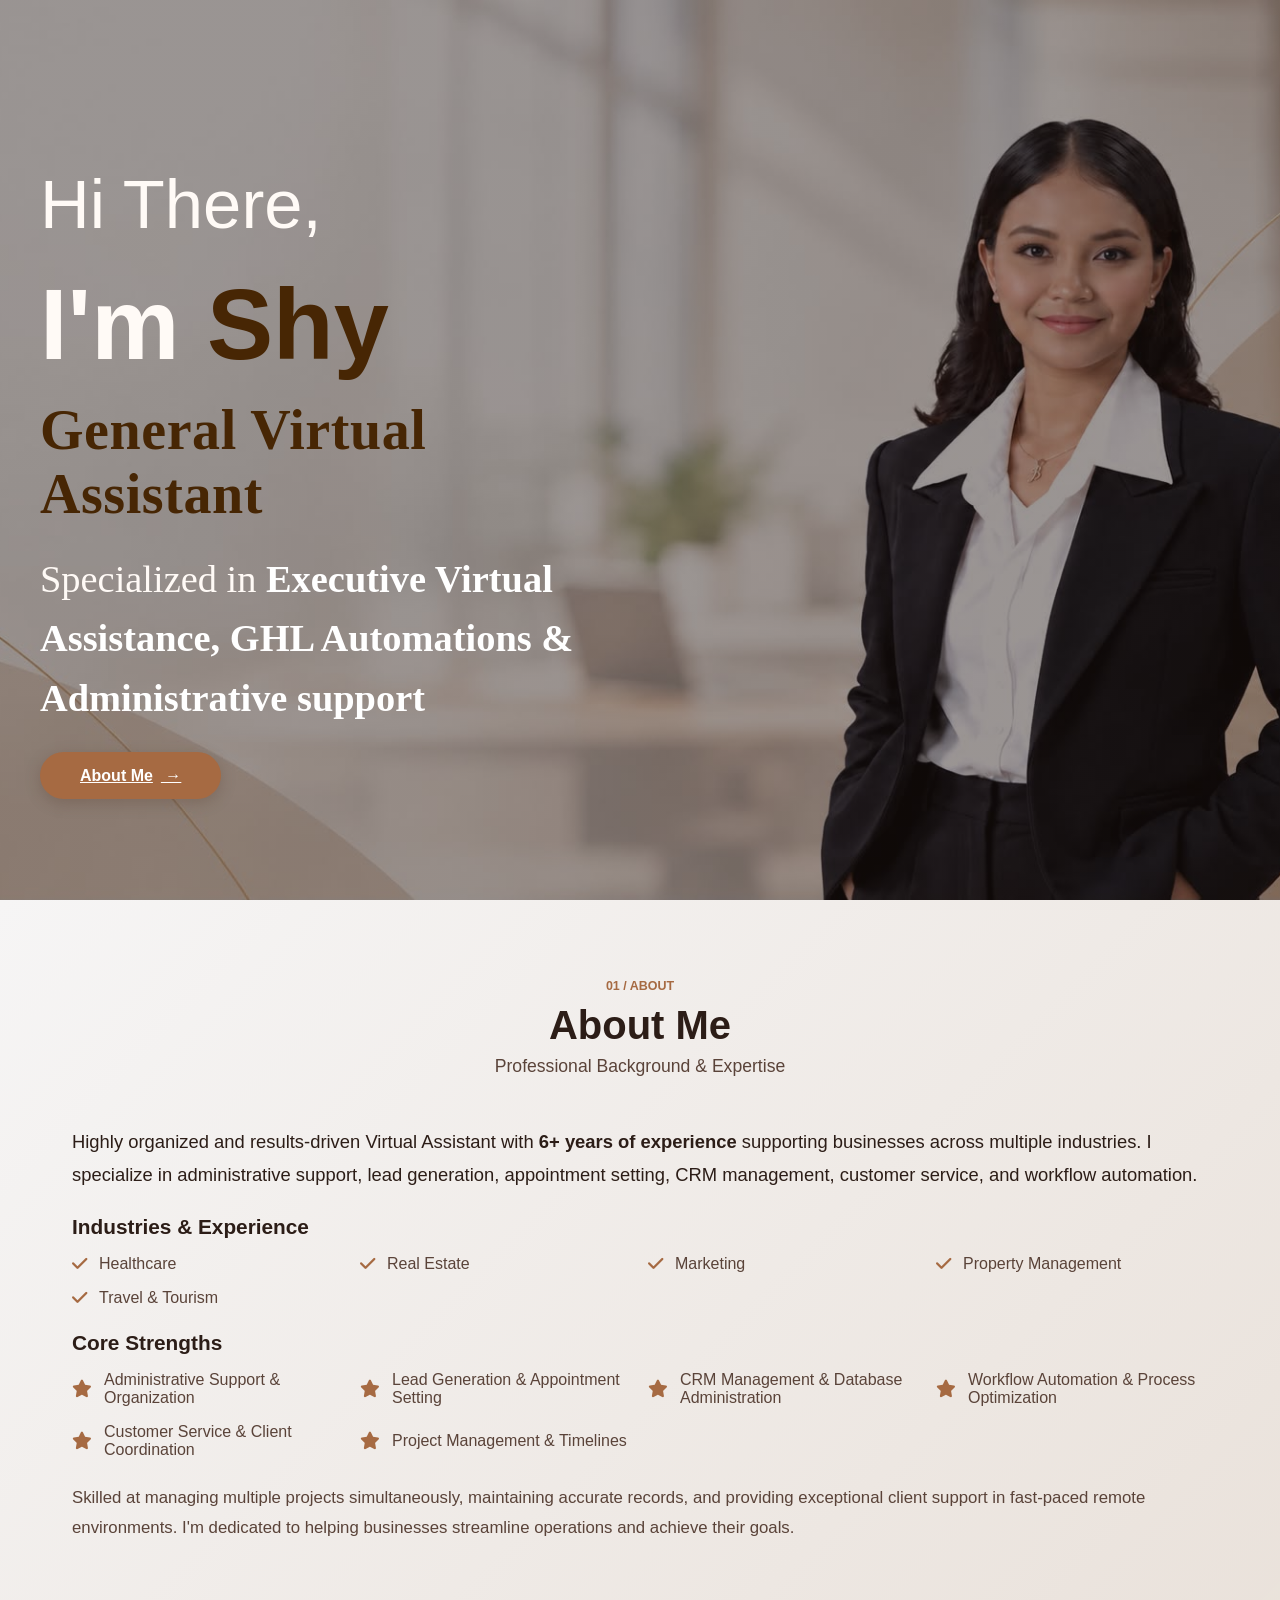
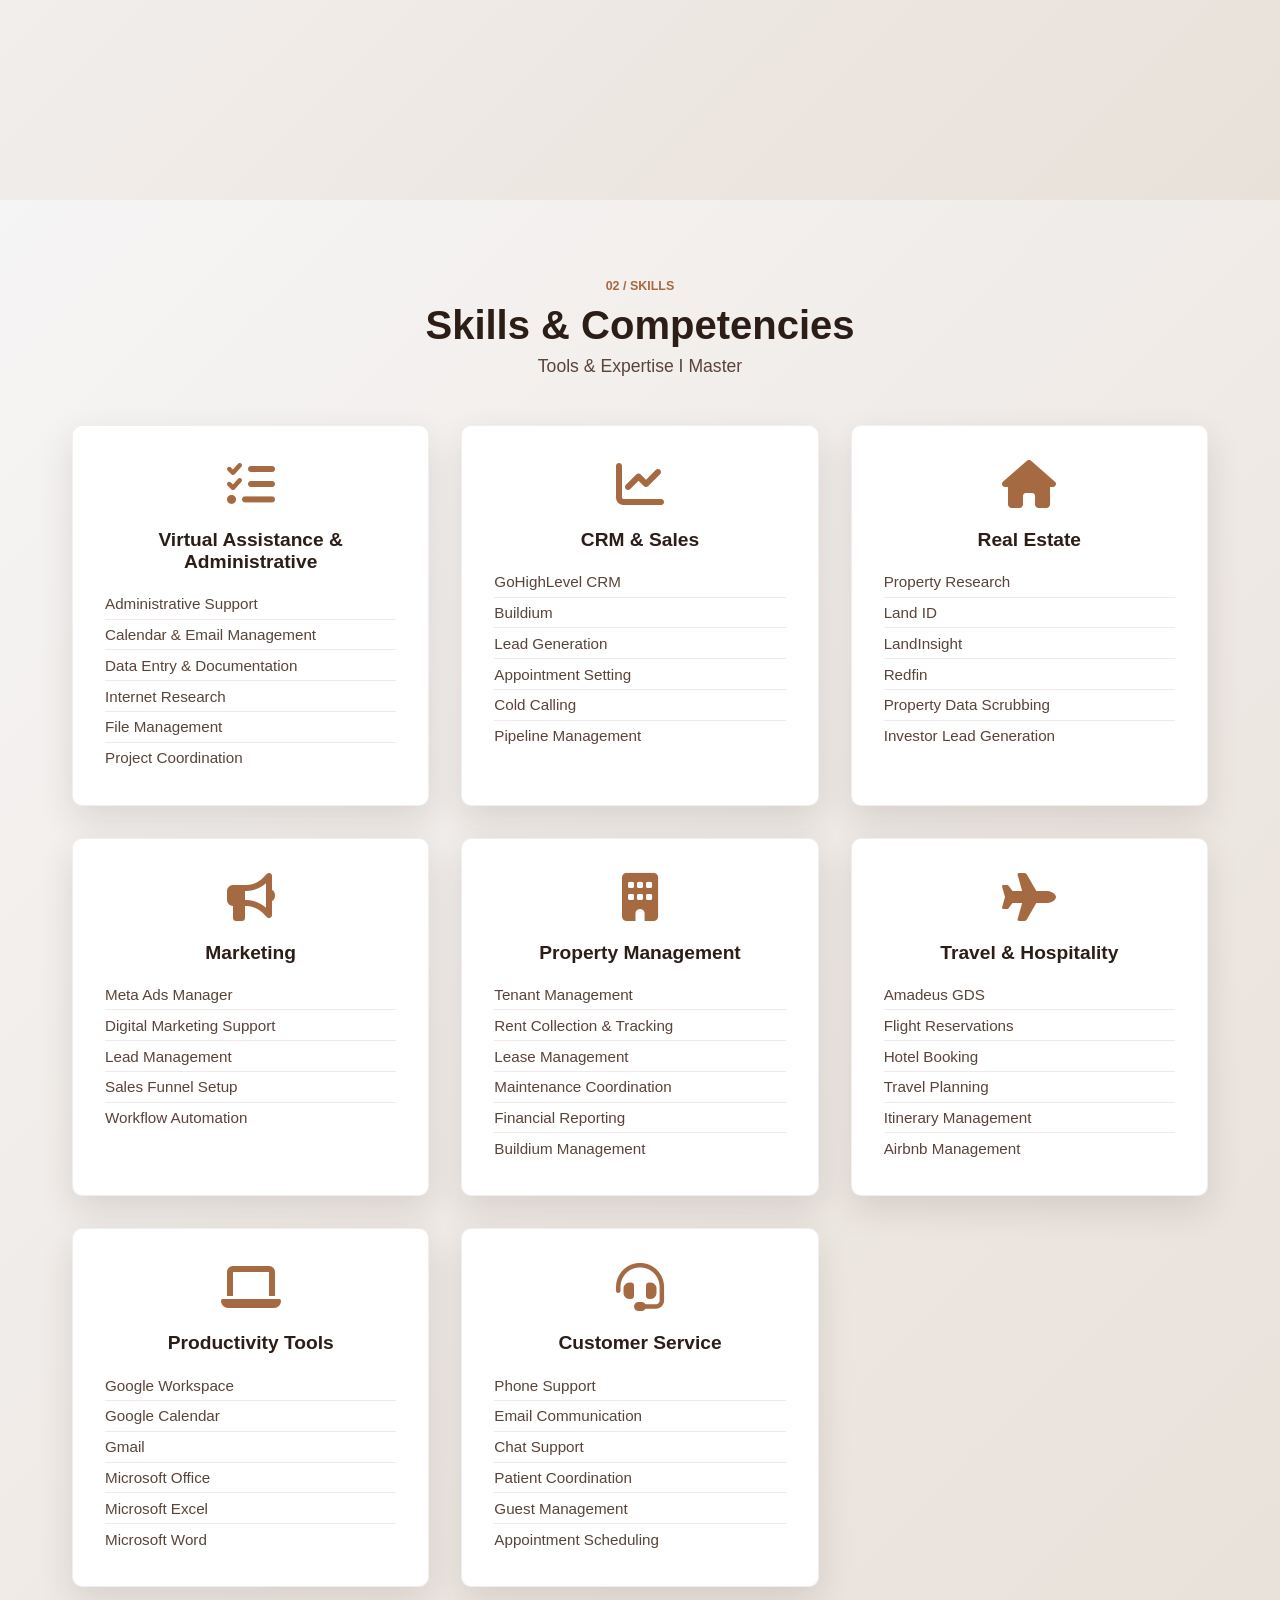
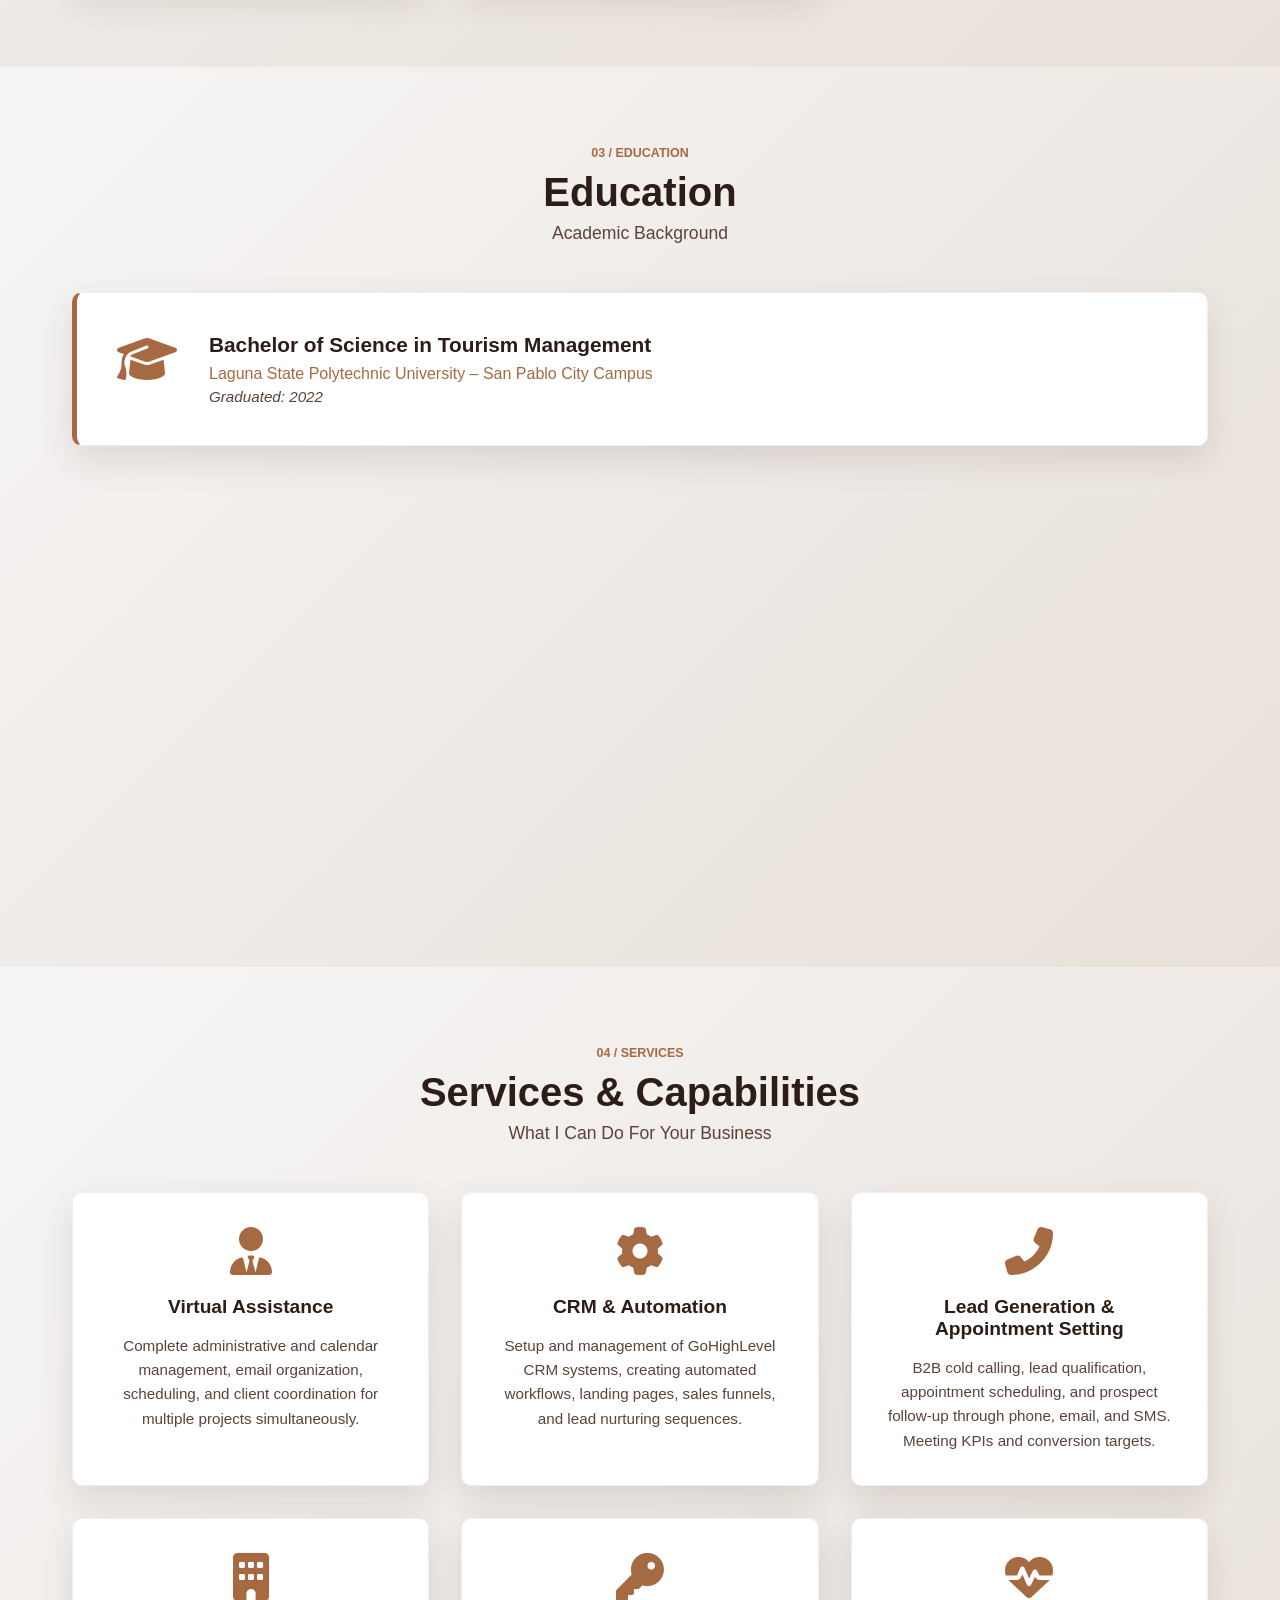
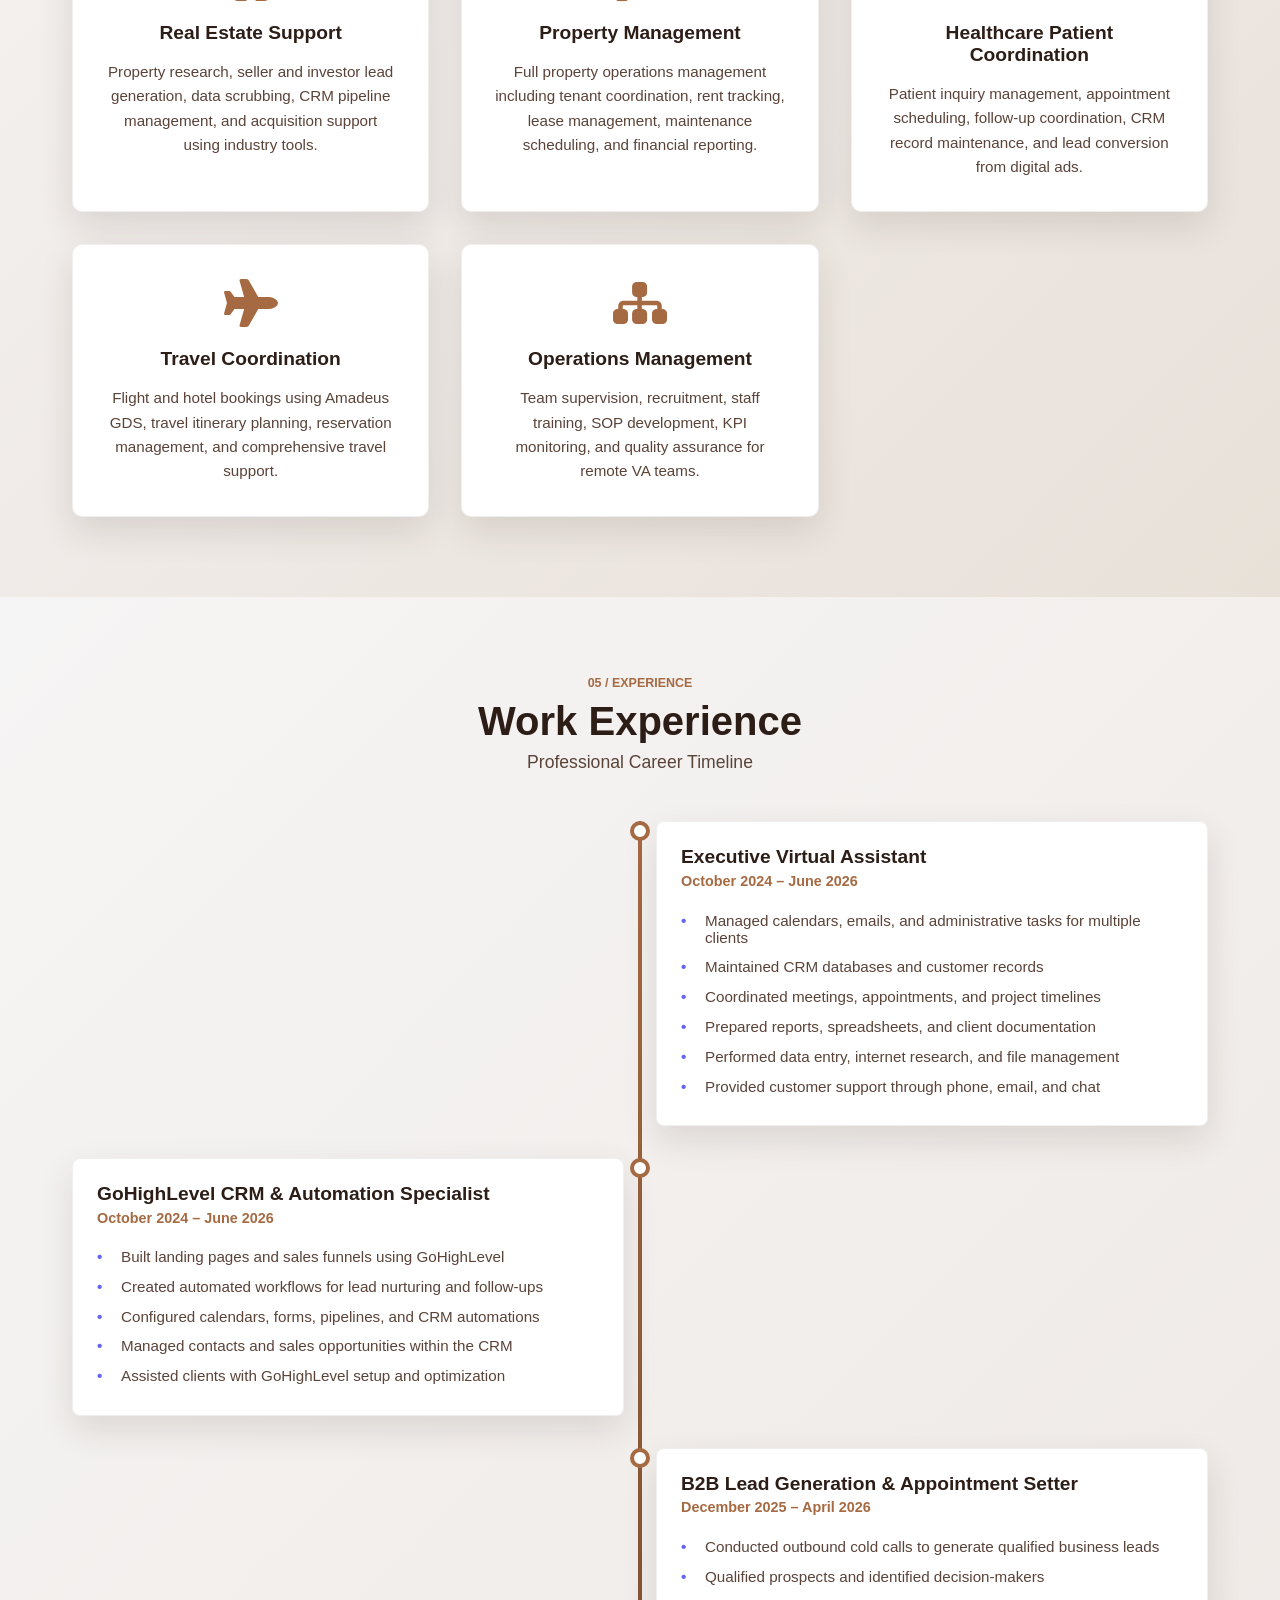
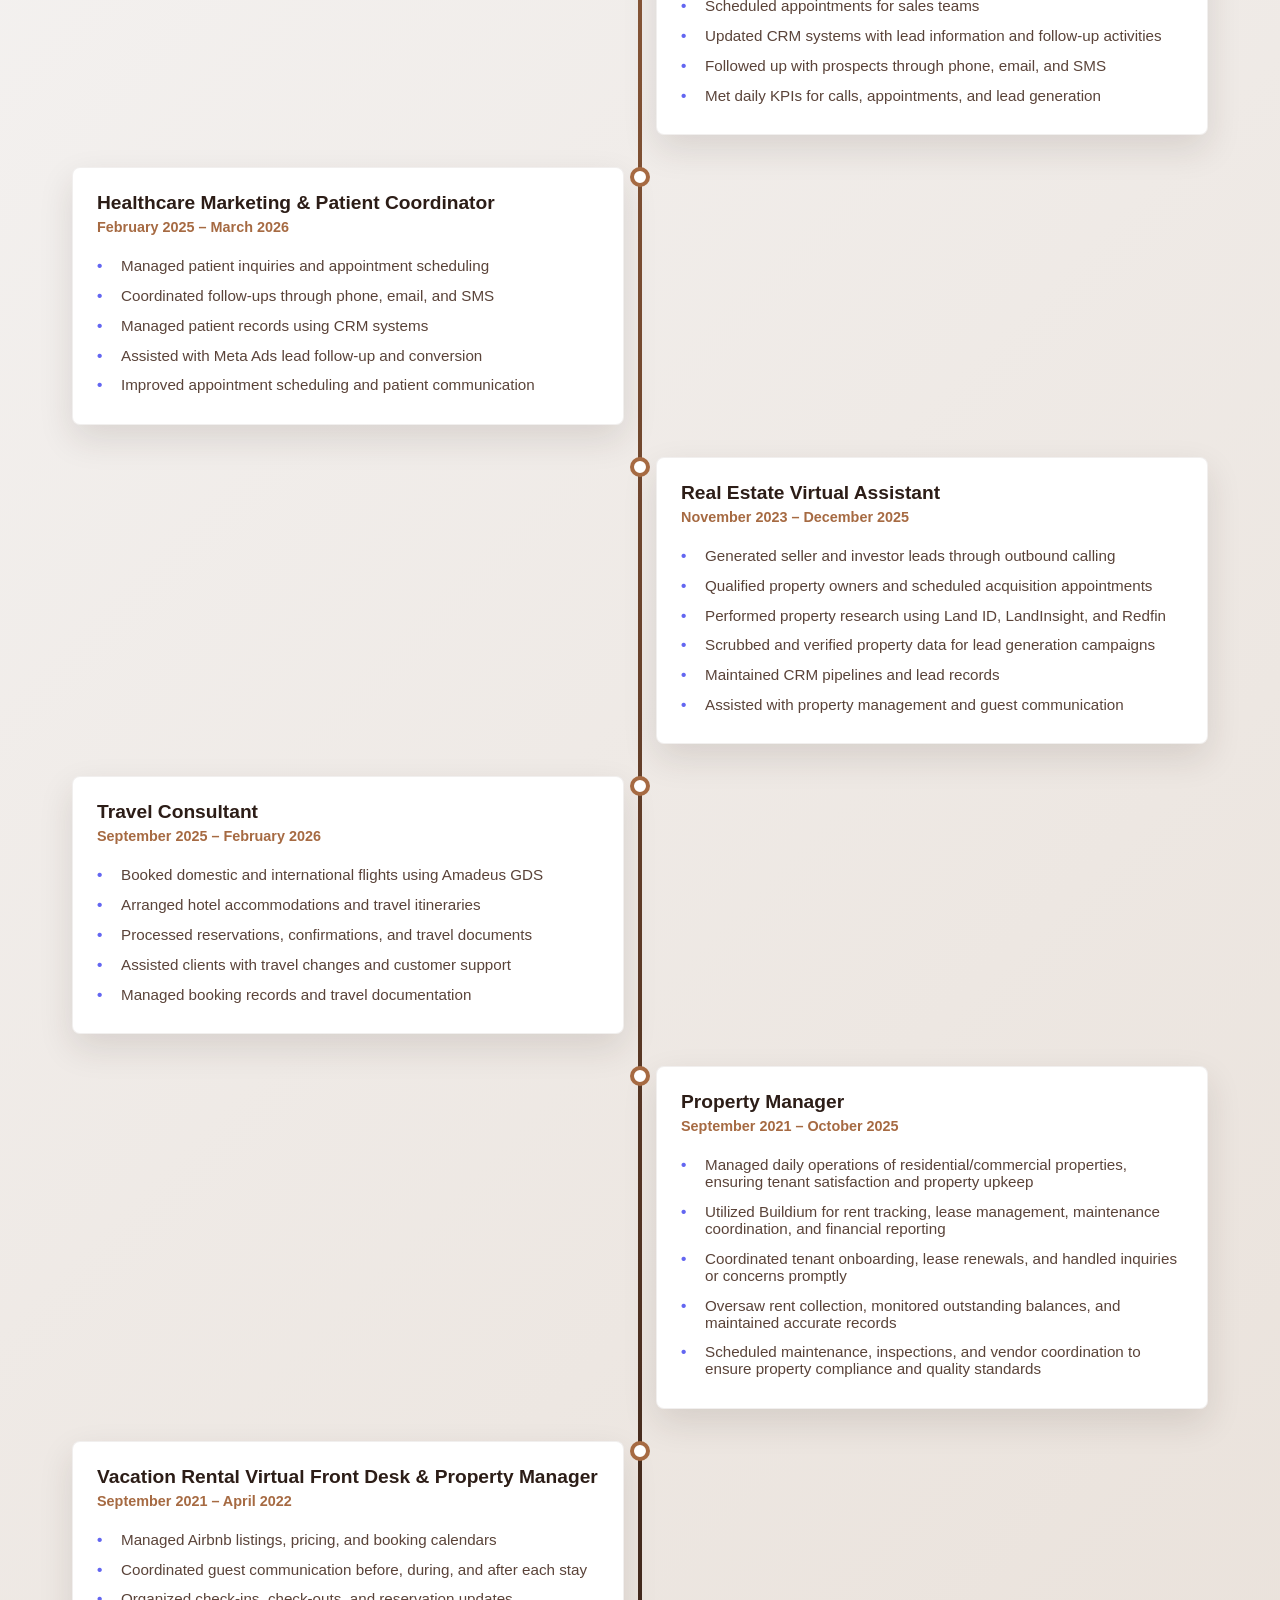
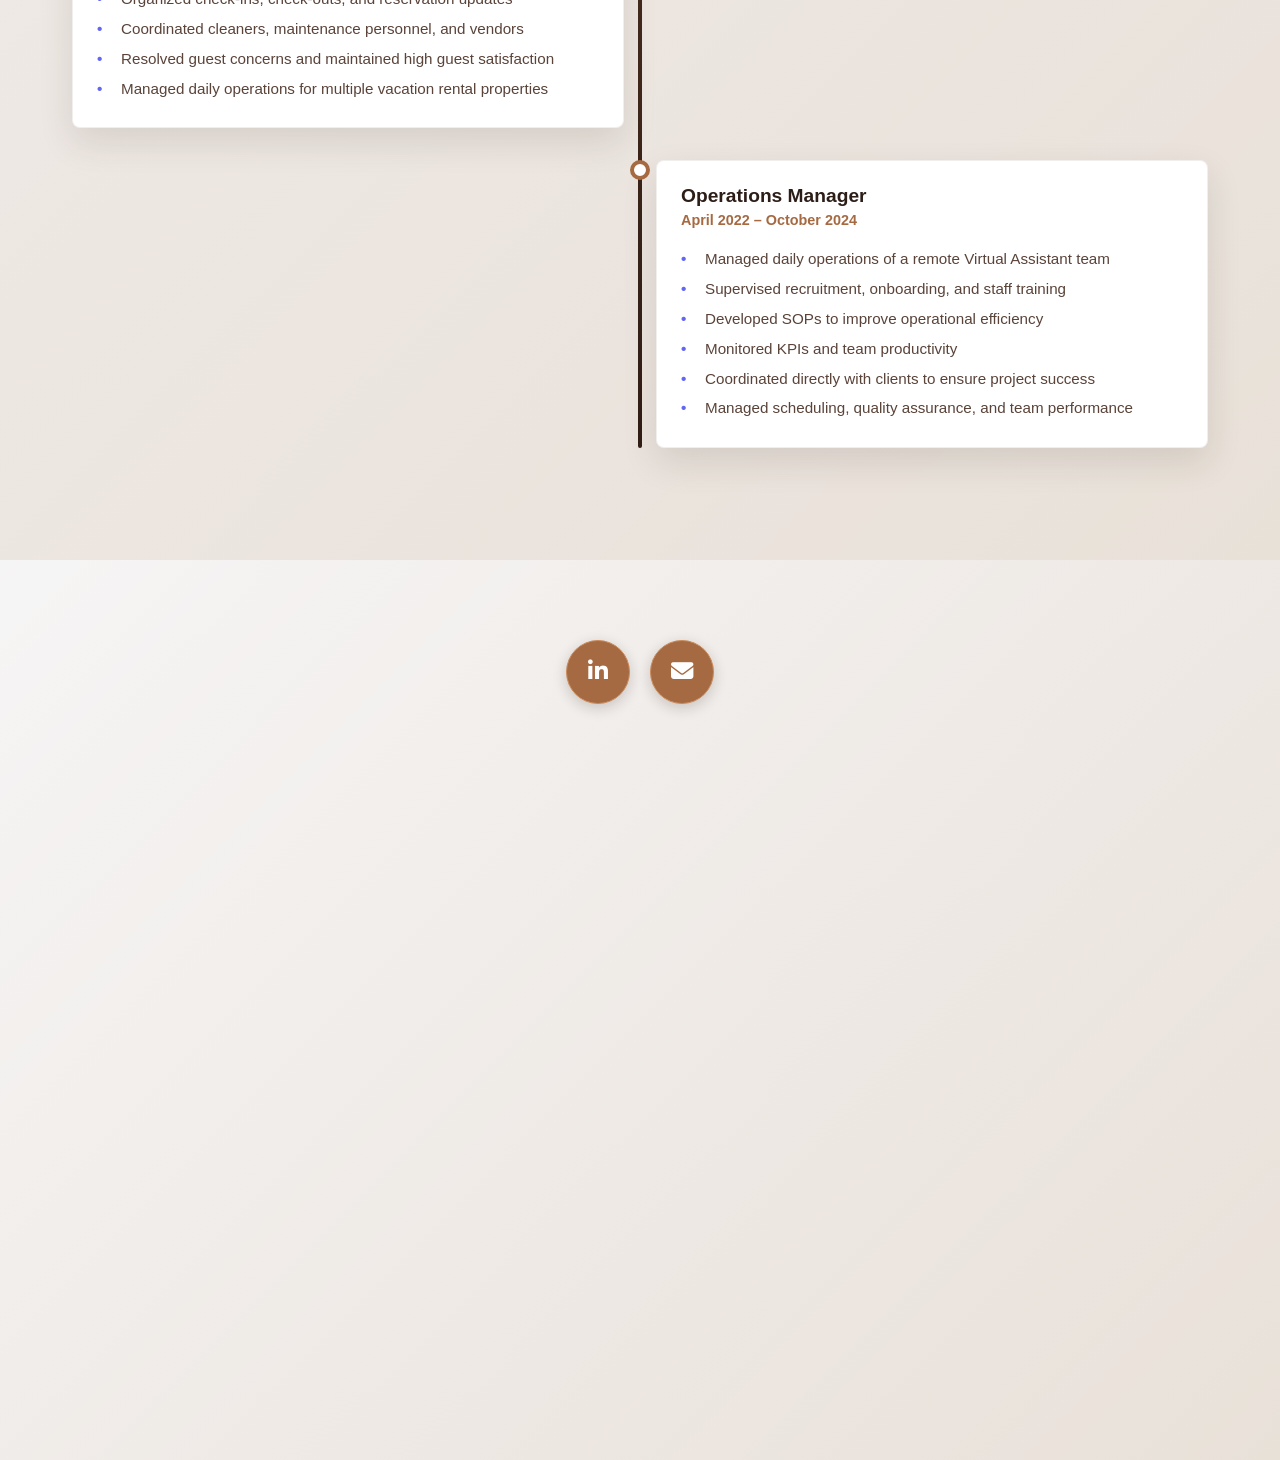
<file: index.html>
<!DOCTYPE html>
<html lang="en">
<head>
    <meta charset="UTF-8">
    <meta name="viewport" content="width=device-width, initial-scale=1.0">
    <title>Executive Virtual Assistant Portfolio</title>
    <link rel="stylesheet" href="home.css">
    <link rel="stylesheet" href="https://cdnjs.cloudflare.com/ajax/libs/font-awesome/6.4.0/css/all.min.css">
</head>
<body>
    <main>
    <!-- ===== HOME SECTION ===== -->
    <section class="hero" id="home">
        <div class="hero-container">
            <div class="hero-content">
                <h2>Hi There,</h2>
                <h1>I'm <span class="highlight">Shy</span></h1>
                <h3 class="job-title">General Virtual Assistant</h3>
                <p class="subtitle">Specialized in <span class="highlight-text">Executive Virtual Assistance, GHL Automations &amp; Administrative support</span></p>
                <a href="#about" class="btn-about">About Me</a>
            </div>
        </div>
    </section>

    <section class="about page-section" id="about">
        <div class="container">
            <div class="section-header">
                <span class="section-kicker">01 / About</span>
                <h2>About Me</h2>
                <p class="section-subtitle">Professional Background &amp; Expertise</p>
            </div>
            <div class="about-content">
                <div class="about-text">
                    <p class="about-intro">Highly organized and results-driven Virtual Assistant with <strong>6+ years of experience</strong> supporting businesses across multiple industries. I specialize in administrative support, lead generation, appointment setting, CRM management, customer service, and workflow automation.</p>
                    <div class="about-details">
                        <h3>Industries &amp; Experience</h3>
                        <ul class="industries-list">
                            <li><i class="fas fa-check"></i> Healthcare</li>
                            <li><i class="fas fa-check"></i> Real Estate</li>
                            <li><i class="fas fa-check"></i> Marketing</li>
                            <li><i class="fas fa-check"></i> Property Management</li>
                            <li><i class="fas fa-check"></i> Travel &amp; Tourism</li>
                        </ul>
                        <h3>Core Strengths</h3>
                        <ul class="strengths-list">
                            <li><i class="fas fa-star"></i> Administrative Support &amp; Organization</li>
                            <li><i class="fas fa-star"></i> Lead Generation &amp; Appointment Setting</li>
                            <li><i class="fas fa-star"></i> CRM Management &amp; Database Administration</li>
                            <li><i class="fas fa-star"></i> Workflow Automation &amp; Process Optimization</li>
                            <li><i class="fas fa-star"></i> Customer Service &amp; Client Coordination</li>
                            <li><i class="fas fa-star"></i> Project Management &amp; Timelines</li>
                        </ul>
                    </div>
                    <p class="about-closing">Skilled at managing multiple projects simultaneously, maintaining accurate records, and providing exceptional client support in fast-paced remote environments. I'm dedicated to helping businesses streamline operations and achieve their goals.</p>
                </div>
            </div>
        </div>
    </section>

    <section class="skills page-section" id="skills">
        <div class="container">
            <div class="section-header">
                <span class="section-kicker">02 / Skills</span>
                <h2>Skills &amp; Competencies</h2>
                <p class="section-subtitle">Tools &amp; Expertise I Master</p>
            </div>
            <div class="skills-grid">
                <div class="skill-card"><div class="skill-icon"><i class="fas fa-tasks"></i></div><h3>Virtual Assistance &amp; Administrative</h3><ul><li>Administrative Support</li><li>Calendar &amp; Email Management</li><li>Data Entry &amp; Documentation</li><li>Internet Research</li><li>File Management</li><li>Project Coordination</li></ul></div>
                <div class="skill-card"><div class="skill-icon"><i class="fas fa-chart-line"></i></div><h3>CRM &amp; Sales</h3><ul><li>GoHighLevel CRM</li><li>Buildium</li><li>Lead Generation</li><li>Appointment Setting</li><li>Cold Calling</li><li>Pipeline Management</li></ul></div>
                <div class="skill-card"><div class="skill-icon"><i class="fas fa-home"></i></div><h3>Real Estate</h3><ul><li>Property Research</li><li>Land ID</li><li>LandInsight</li><li>Redfin</li><li>Property Data Scrubbing</li><li>Investor Lead Generation</li></ul></div>
                <div class="skill-card"><div class="skill-icon"><i class="fas fa-bullhorn"></i></div><h3>Marketing</h3><ul><li>Meta Ads Manager</li><li>Digital Marketing Support</li><li>Lead Management</li><li>Sales Funnel Setup</li><li>Workflow Automation</li></ul></div>
                <div class="skill-card"><div class="skill-icon"><i class="fas fa-building"></i></div><h3>Property Management</h3><ul><li>Tenant Management</li><li>Rent Collection &amp; Tracking</li><li>Lease Management</li><li>Maintenance Coordination</li><li>Financial Reporting</li><li>Buildium Management</li></ul></div>
                <div class="skill-card"><div class="skill-icon"><i class="fas fa-plane"></i></div><h3>Travel &amp; Hospitality</h3><ul><li>Amadeus GDS</li><li>Flight Reservations</li><li>Hotel Booking</li><li>Travel Planning</li><li>Itinerary Management</li><li>Airbnb Management</li></ul></div>
                <div class="skill-card"><div class="skill-icon"><i class="fas fa-laptop"></i></div><h3>Productivity Tools</h3><ul><li>Google Workspace</li><li>Google Calendar</li><li>Gmail</li><li>Microsoft Office</li><li>Microsoft Excel</li><li>Microsoft Word</li></ul></div>
                <div class="skill-card"><div class="skill-icon"><i class="fas fa-headset"></i></div><h3>Customer Service</h3><ul><li>Phone Support</li><li>Email Communication</li><li>Chat Support</li><li>Patient Coordination</li><li>Guest Management</li><li>Appointment Scheduling</li></ul></div>
            </div>
        </div>
    </section>

    <section class="education page-section" id="education">
        <div class="container">
            <div class="section-header">
                <span class="section-kicker">03 / Education</span>
                <h2>Education</h2>
                <p class="section-subtitle">Academic Background</p>
            </div>
            <div class="education-content">
                <div class="education-card">
                    <div class="education-icon"><i class="fas fa-graduation-cap"></i></div>
                    <div class="education-details">
                        <h3>Bachelor of Science in Tourism Management</h3>
                        <p class="education-institution">Laguna State Polytechnic University – San Pablo City Campus</p>
                        <p class="education-year">Graduated: 2022</p>
                    </div>
                </div>
            </div>
        </div>
    </section>

    <section class="work page-section" id="work">
        <div class="container">
            <div class="section-header">
                <span class="section-kicker">04 / Services</span>
                <h2>Services &amp; Capabilities</h2>
                <p class="section-subtitle">What I Can Do For Your Business</p>
            </div>
            <div class="work-grid">
                <div class="work-card"><div class="work-icon"><i class="fas fa-user-tie"></i></div><h3>Virtual Assistance</h3><p>Complete administrative and calendar management, email organization, scheduling, and client coordination for multiple projects simultaneously.</p></div>
                <div class="work-card"><div class="work-icon"><i class="fas fa-cog"></i></div><h3>CRM &amp; Automation</h3><p>Setup and management of GoHighLevel CRM systems, creating automated workflows, landing pages, sales funnels, and lead nurturing sequences.</p></div>
                <div class="work-card"><div class="work-icon"><i class="fas fa-phone-alt"></i></div><h3>Lead Generation &amp; Appointment Setting</h3><p>B2B cold calling, lead qualification, appointment scheduling, and prospect follow-up through phone, email, and SMS. Meeting KPIs and conversion targets.</p></div>
                <div class="work-card"><div class="work-icon"><i class="fas fa-building"></i></div><h3>Real Estate Support</h3><p>Property research, seller and investor lead generation, data scrubbing, CRM pipeline management, and acquisition support using industry tools.</p></div>
                <div class="work-card"><div class="work-icon"><i class="fas fa-key"></i></div><h3>Property Management</h3><p>Full property operations management including tenant coordination, rent tracking, lease management, maintenance scheduling, and financial reporting.</p></div>
                <div class="work-card"><div class="work-icon"><i class="fas fa-heartbeat"></i></div><h3>Healthcare Patient Coordination</h3><p>Patient inquiry management, appointment scheduling, follow-up coordination, CRM record maintenance, and lead conversion from digital ads.</p></div>
                <div class="work-card"><div class="work-icon"><i class="fas fa-plane"></i></div><h3>Travel Coordination</h3><p>Flight and hotel bookings using Amadeus GDS, travel itinerary planning, reservation management, and comprehensive travel support.</p></div>
                <div class="work-card"><div class="work-icon"><i class="fas fa-sitemap"></i></div><h3>Operations Management</h3><p>Team supervision, recruitment, staff training, SOP development, KPI monitoring, and quality assurance for remote VA teams.</p></div>
            </div>
        </div>
    </section>

    <section class="experience page-section" id="experience">
        <div class="container">
            <div class="section-header">
                <span class="section-kicker">05 / Experience</span>
                <h2>Work Experience</h2>
                <p class="section-subtitle">Professional Career Timeline</p>
            </div>
            <div class="timeline">
                <div class="timeline-item"><div class="timeline-marker"></div><div class="timeline-content"><h3>Executive Virtual Assistant</h3><p class="timeline-date">October 2024 – June 2026</p><ul><li>Managed calendars, emails, and administrative tasks for multiple clients</li><li>Maintained CRM databases and customer records</li><li>Coordinated meetings, appointments, and project timelines</li><li>Prepared reports, spreadsheets, and client documentation</li><li>Performed data entry, internet research, and file management</li><li>Provided customer support through phone, email, and chat</li></ul></div></div>
                <div class="timeline-item"><div class="timeline-marker"></div><div class="timeline-content"><h3>GoHighLevel CRM &amp; Automation Specialist</h3><p class="timeline-date">October 2024 – June 2026</p><ul><li>Built landing pages and sales funnels using GoHighLevel</li><li>Created automated workflows for lead nurturing and follow-ups</li><li>Configured calendars, forms, pipelines, and CRM automations</li><li>Managed contacts and sales opportunities within the CRM</li><li>Assisted clients with GoHighLevel setup and optimization</li></ul></div></div>
                <div class="timeline-item"><div class="timeline-marker"></div><div class="timeline-content"><h3>B2B Lead Generation &amp; Appointment Setter</h3><p class="timeline-date">December 2025 – April 2026</p><ul><li>Conducted outbound cold calls to generate qualified business leads</li><li>Qualified prospects and identified decision-makers</li><li>Scheduled appointments for sales teams</li><li>Updated CRM systems with lead information and follow-up activities</li><li>Followed up with prospects through phone, email, and SMS</li><li>Met daily KPIs for calls, appointments, and lead generation</li></ul></div></div>
                <div class="timeline-item"><div class="timeline-marker"></div><div class="timeline-content"><h3>Healthcare Marketing &amp; Patient Coordinator</h3><p class="timeline-date">February 2025 – March 2026</p><ul><li>Managed patient inquiries and appointment scheduling</li><li>Coordinated follow-ups through phone, email, and SMS</li><li>Managed patient records using CRM systems</li><li>Assisted with Meta Ads lead follow-up and conversion</li><li>Improved appointment scheduling and patient communication</li></ul></div></div>
                <div class="timeline-item"><div class="timeline-marker"></div><div class="timeline-content"><h3>Real Estate Virtual Assistant</h3><p class="timeline-date">November 2023 – December 2025</p><ul><li>Generated seller and investor leads through outbound calling</li><li>Qualified property owners and scheduled acquisition appointments</li><li>Performed property research using Land ID, LandInsight, and Redfin</li><li>Scrubbed and verified property data for lead generation campaigns</li><li>Maintained CRM pipelines and lead records</li><li>Assisted with property management and guest communication</li></ul></div></div>
                <div class="timeline-item"><div class="timeline-marker"></div><div class="timeline-content"><h3>Travel Consultant</h3><p class="timeline-date">September 2025 – February 2026</p><ul><li>Booked domestic and international flights using Amadeus GDS</li><li>Arranged hotel accommodations and travel itineraries</li><li>Processed reservations, confirmations, and travel documents</li><li>Assisted clients with travel changes and customer support</li><li>Managed booking records and travel documentation</li></ul></div></div>
                <div class="timeline-item"><div class="timeline-marker"></div><div class="timeline-content"><h3>Property Manager</h3><p class="timeline-date">September 2021 – October 2025</p><ul><li>Managed daily operations of residential/commercial properties, ensuring tenant satisfaction and property upkeep</li><li>Utilized Buildium for rent tracking, lease management, maintenance coordination, and financial reporting</li><li>Coordinated tenant onboarding, lease renewals, and handled inquiries or concerns promptly</li><li>Oversaw rent collection, monitored outstanding balances, and maintained accurate records</li><li>Scheduled maintenance, inspections, and vendor coordination to ensure property compliance and quality standards</li></ul></div></div>
                <div class="timeline-item"><div class="timeline-marker"></div><div class="timeline-content"><h3>Vacation Rental Virtual Front Desk &amp; Property Manager</h3><p class="timeline-date">September 2021 – April 2022</p><ul><li>Managed Airbnb listings, pricing, and booking calendars</li><li>Coordinated guest communication before, during, and after each stay</li><li>Organized check-ins, check-outs, and reservation updates</li><li>Coordinated cleaners, maintenance personnel, and vendors</li><li>Resolved guest concerns and maintained high guest satisfaction</li><li>Managed daily operations for multiple vacation rental properties</li></ul></div></div>
                <div class="timeline-item"><div class="timeline-marker"></div><div class="timeline-content"><h3>Operations Manager</h3><p class="timeline-date">April 2022 – October 2024</p><ul><li>Managed daily operations of a remote Virtual Assistant team</li><li>Supervised recruitment, onboarding, and staff training</li><li>Developed SOPs to improve operational efficiency</li><li>Monitored KPIs and team productivity</li><li>Coordinated directly with clients to ensure project success</li><li>Managed scheduling, quality assurance, and team performance</li></ul></div></div>
            </div>
        </div>
    </section>

    <section class="contact page-section" id="contact">
        <div class="container">
            <div class="social-links" aria-label="Contact links">
                <a href="https://www.linkedin.com/in/shaynamaedelValle/" class="social-icon" aria-label="LinkedIn" title="LinkedIn" target="_blank" rel="noopener noreferrer">
                    <i class="fab fa-linkedin-in" aria-hidden="true"></i>
                </a>
                <a href="mailto:delvalleshaynamae@gmail.com" class="social-icon" aria-label="Email" title="Email">
                    <i class="fas fa-envelope" aria-hidden="true"></i>
                </a>
            </div>
        </div>
    </section>
    </main>

    <script>
        const revealItems = document.querySelectorAll(
            '.section-header, .skill-card, .education-card, .work-card, .timeline-item, .social-icon'
        );
        const reducedMotion = window.matchMedia('(prefers-reduced-motion: reduce)').matches;

        if (!reducedMotion && 'IntersectionObserver' in window) {
            const revealObserver = new IntersectionObserver((entries, observer) => {
                entries.forEach(entry => {
                    if (!entry.isIntersecting) return;
                    entry.target.classList.add('is-visible');
                    observer.unobserve(entry.target);
                });
            }, { threshold: 0.12, rootMargin: '0px 0px -32px 0px' });

            revealItems.forEach((element, index) => {
                element.classList.add('reveal-item');
                element.style.setProperty('--reveal-delay', `${(index % 4) * 55}ms`);
                revealObserver.observe(element);
            });

            document.documentElement.classList.add('motion-ready');
        }
    </script>
</body>
</html>
</file>
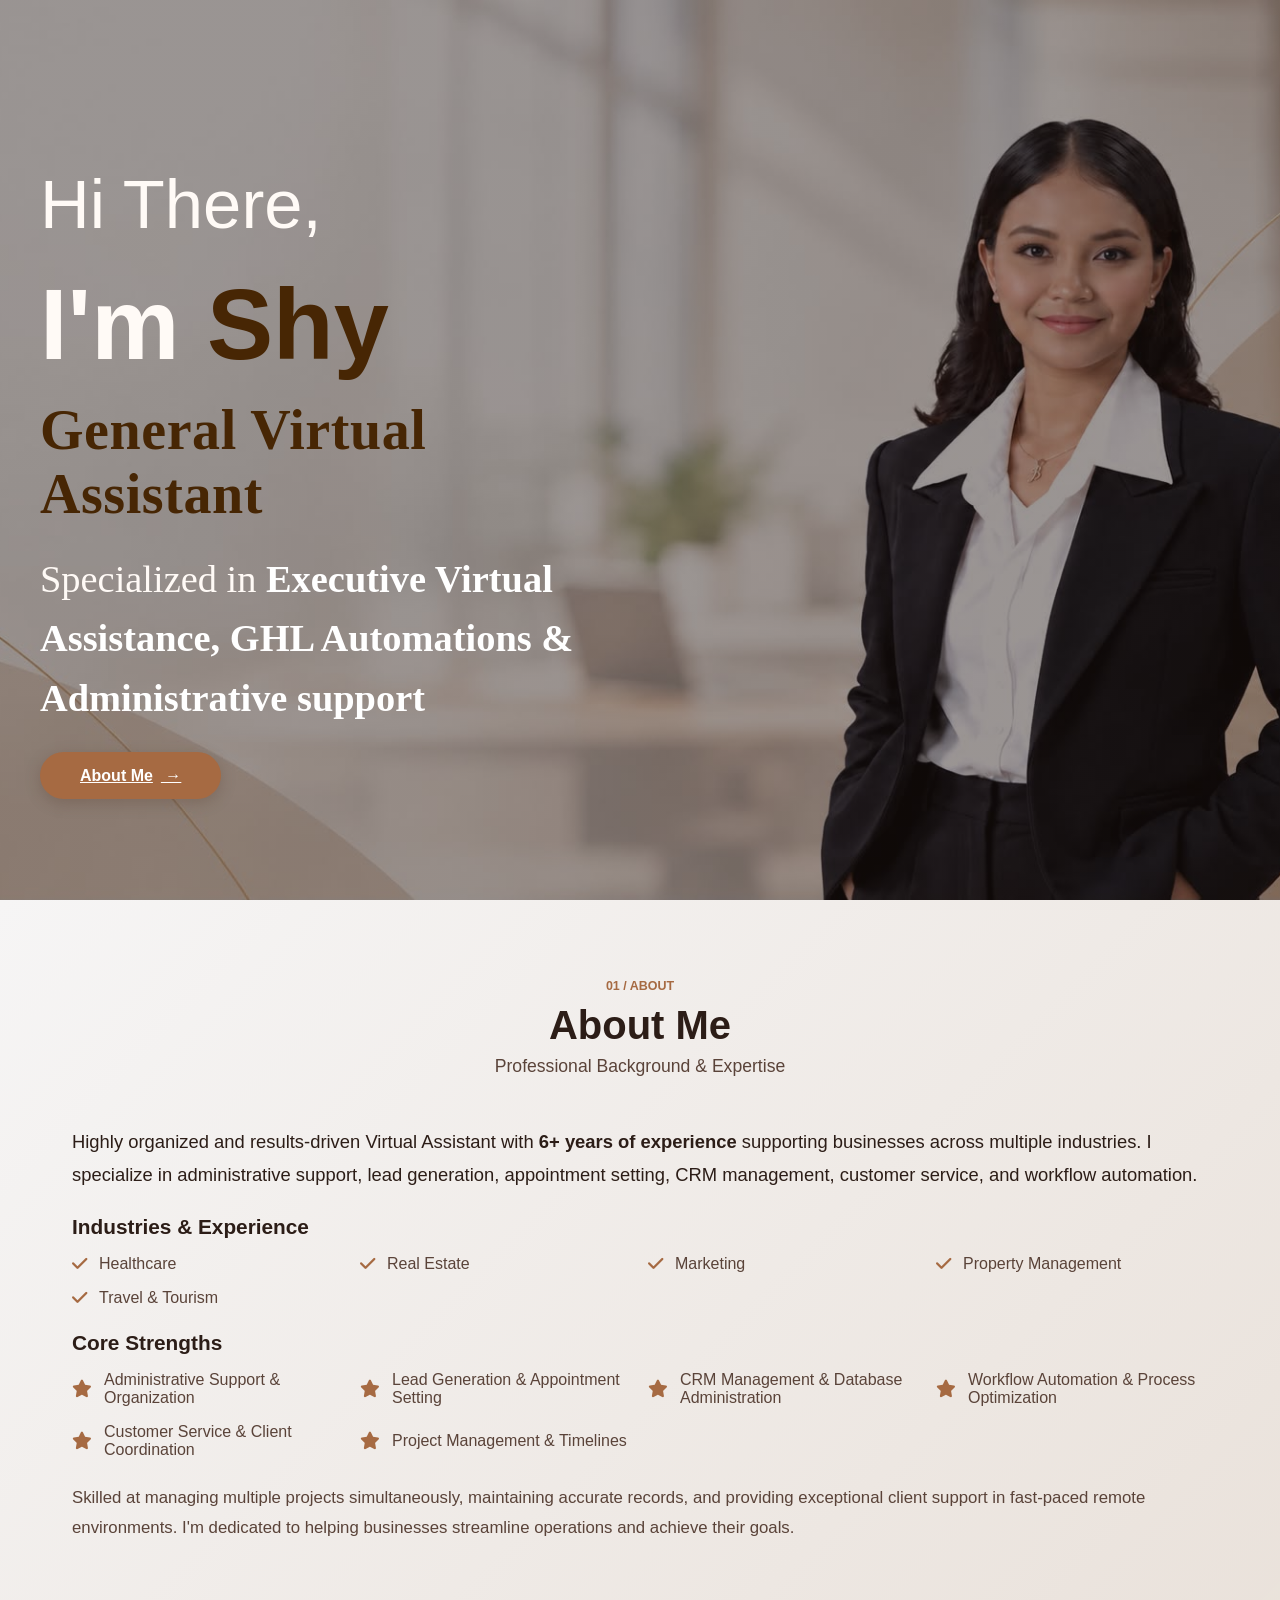
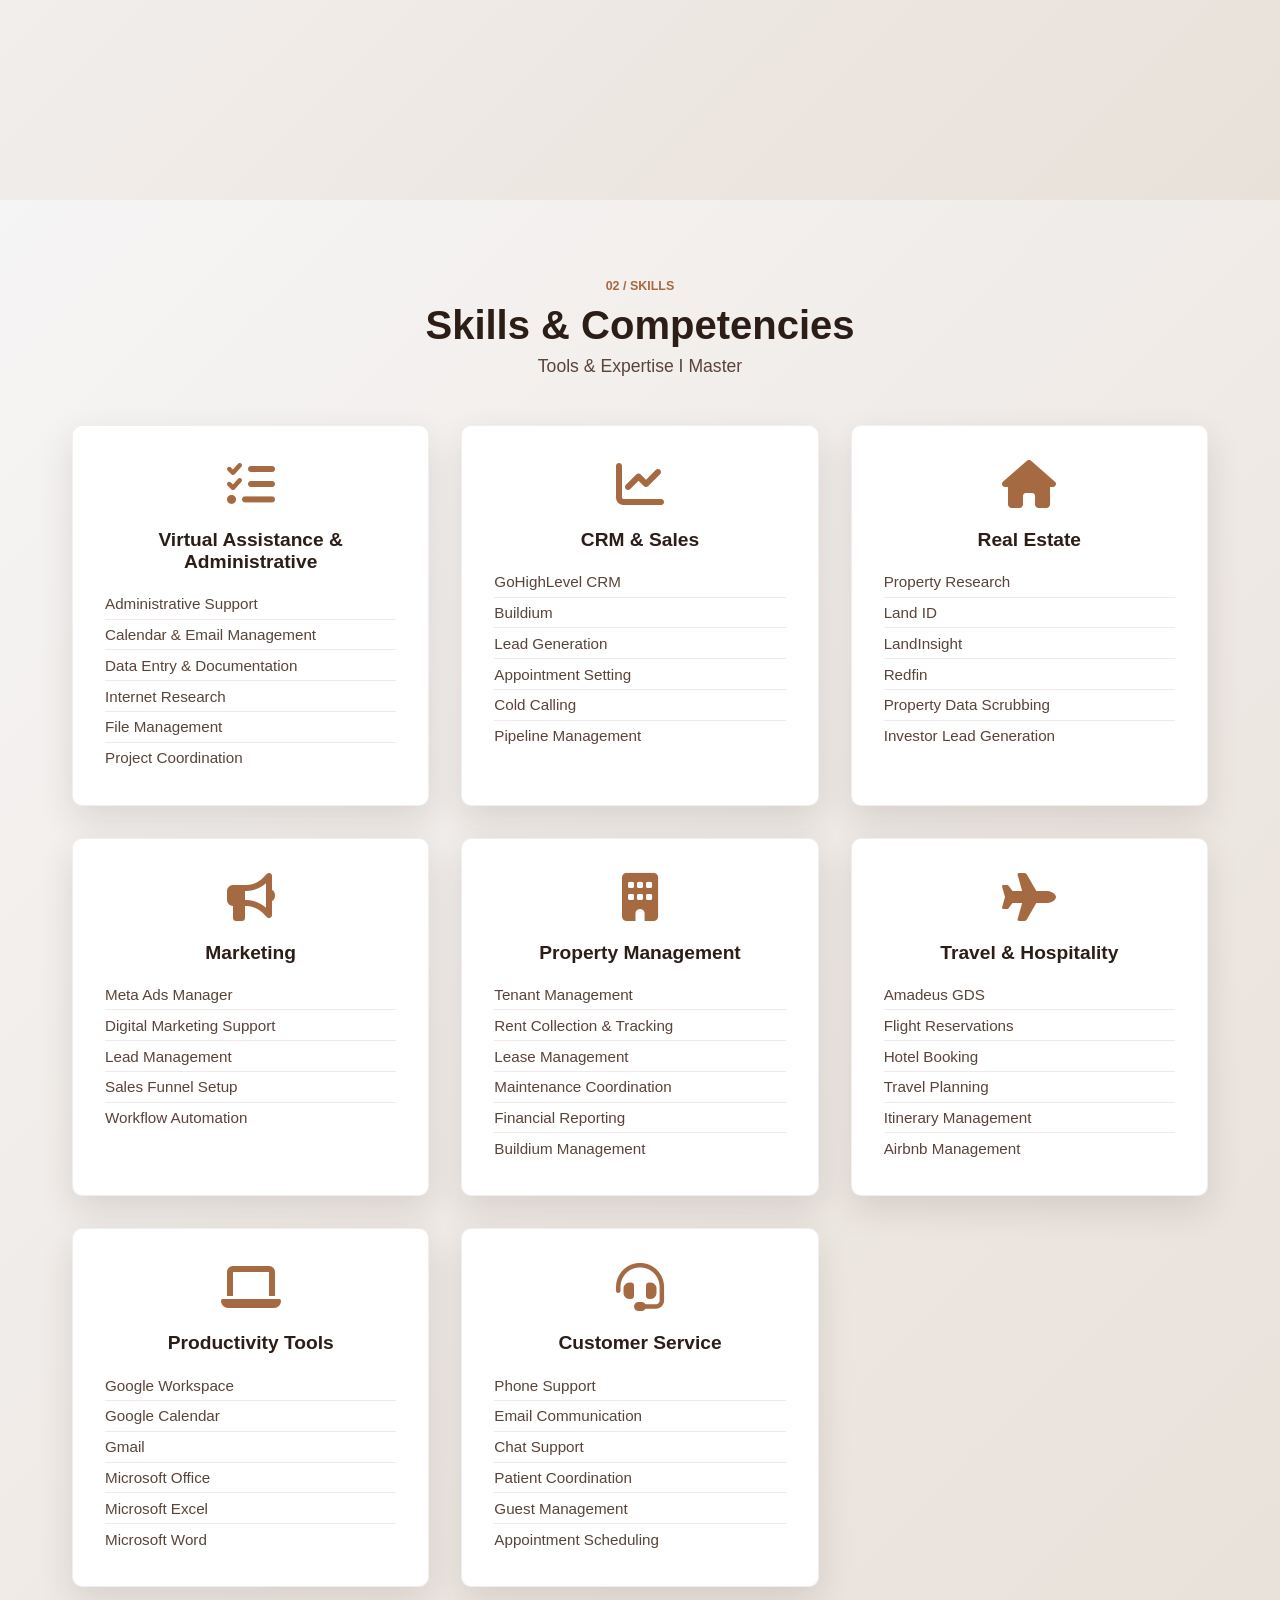
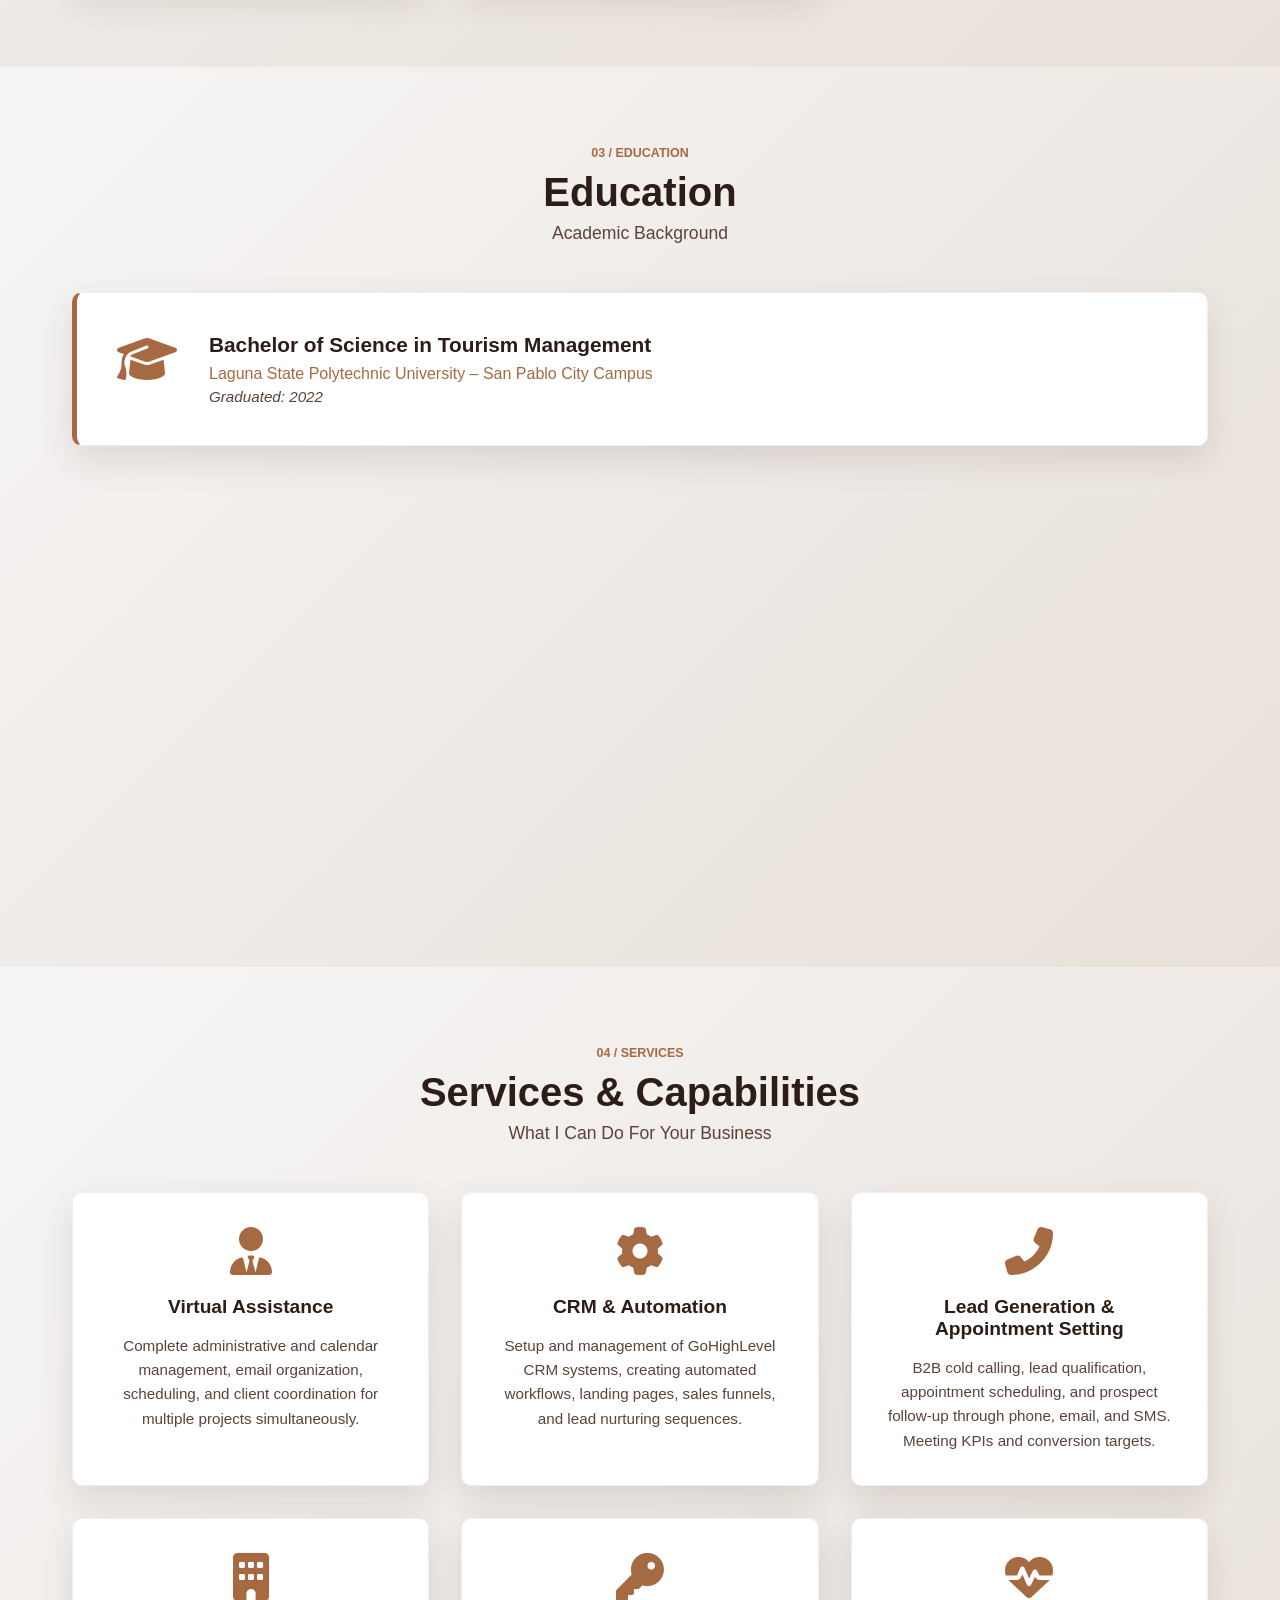
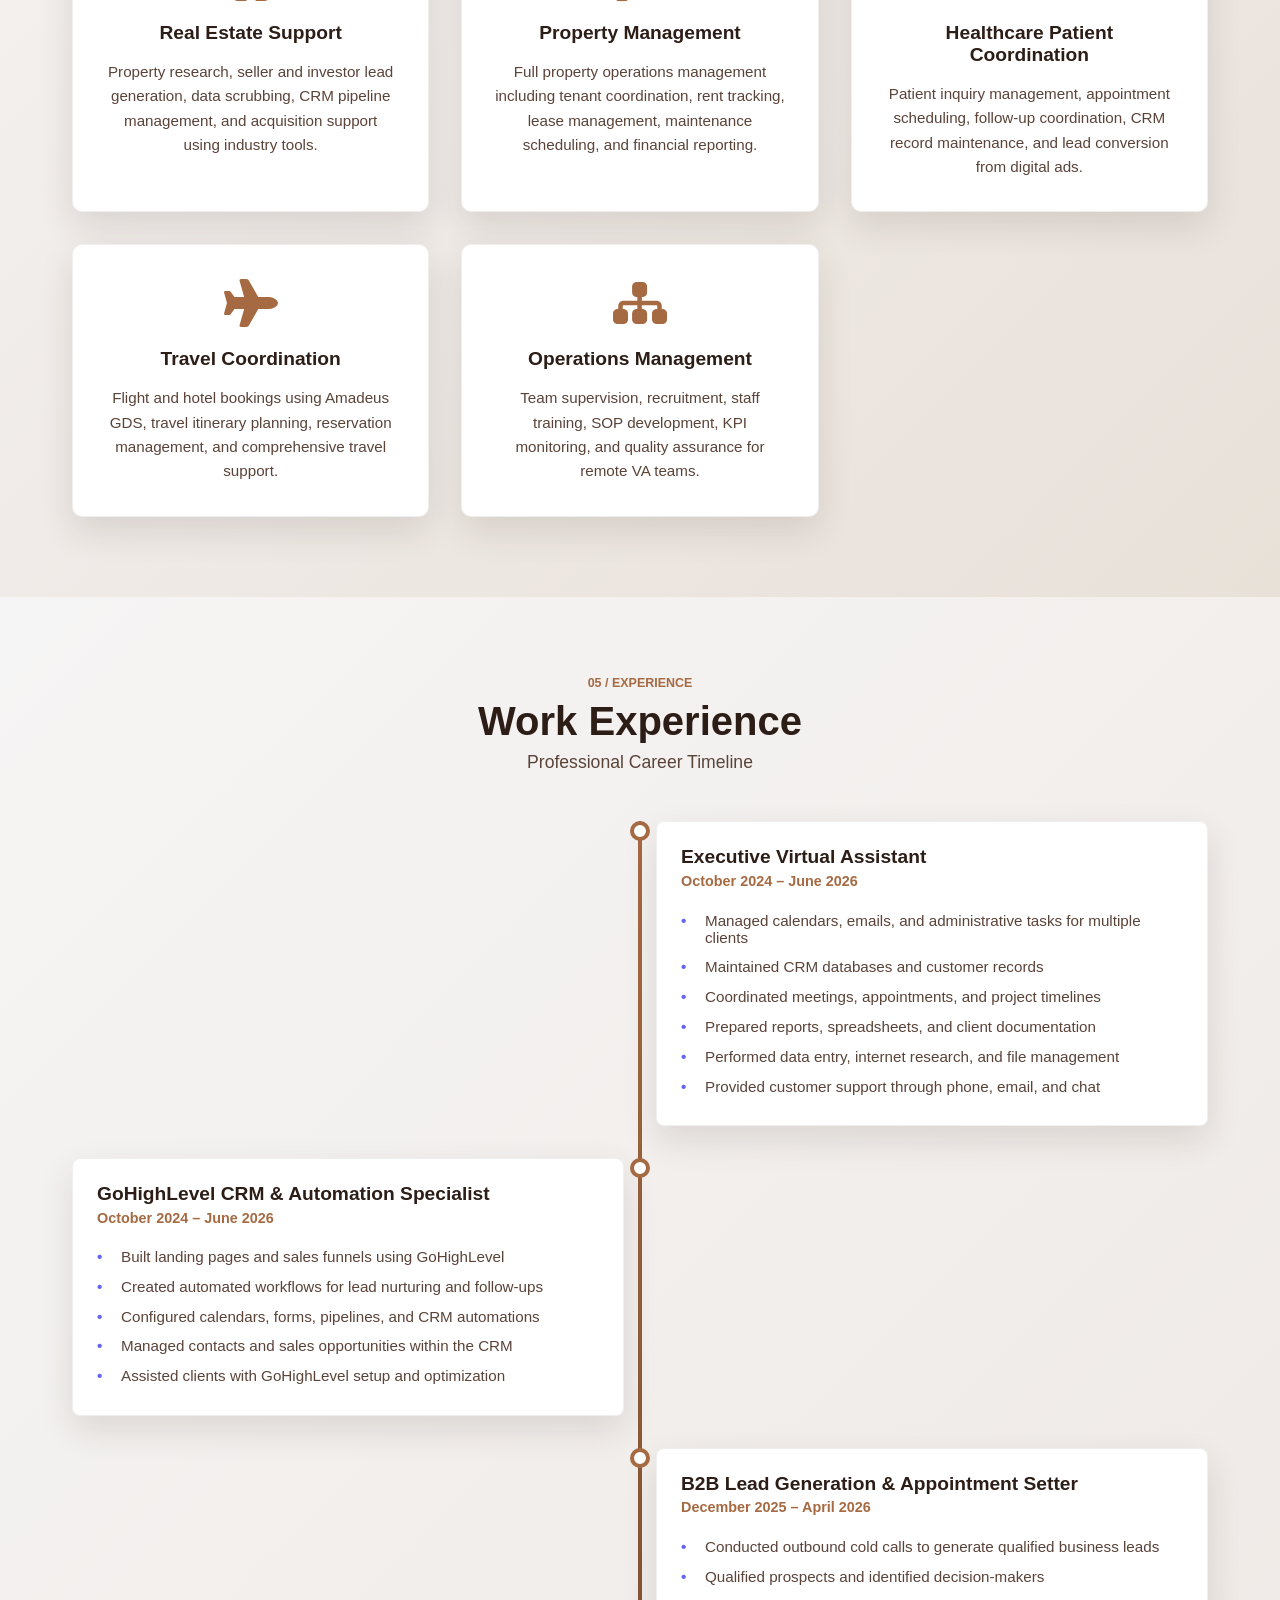
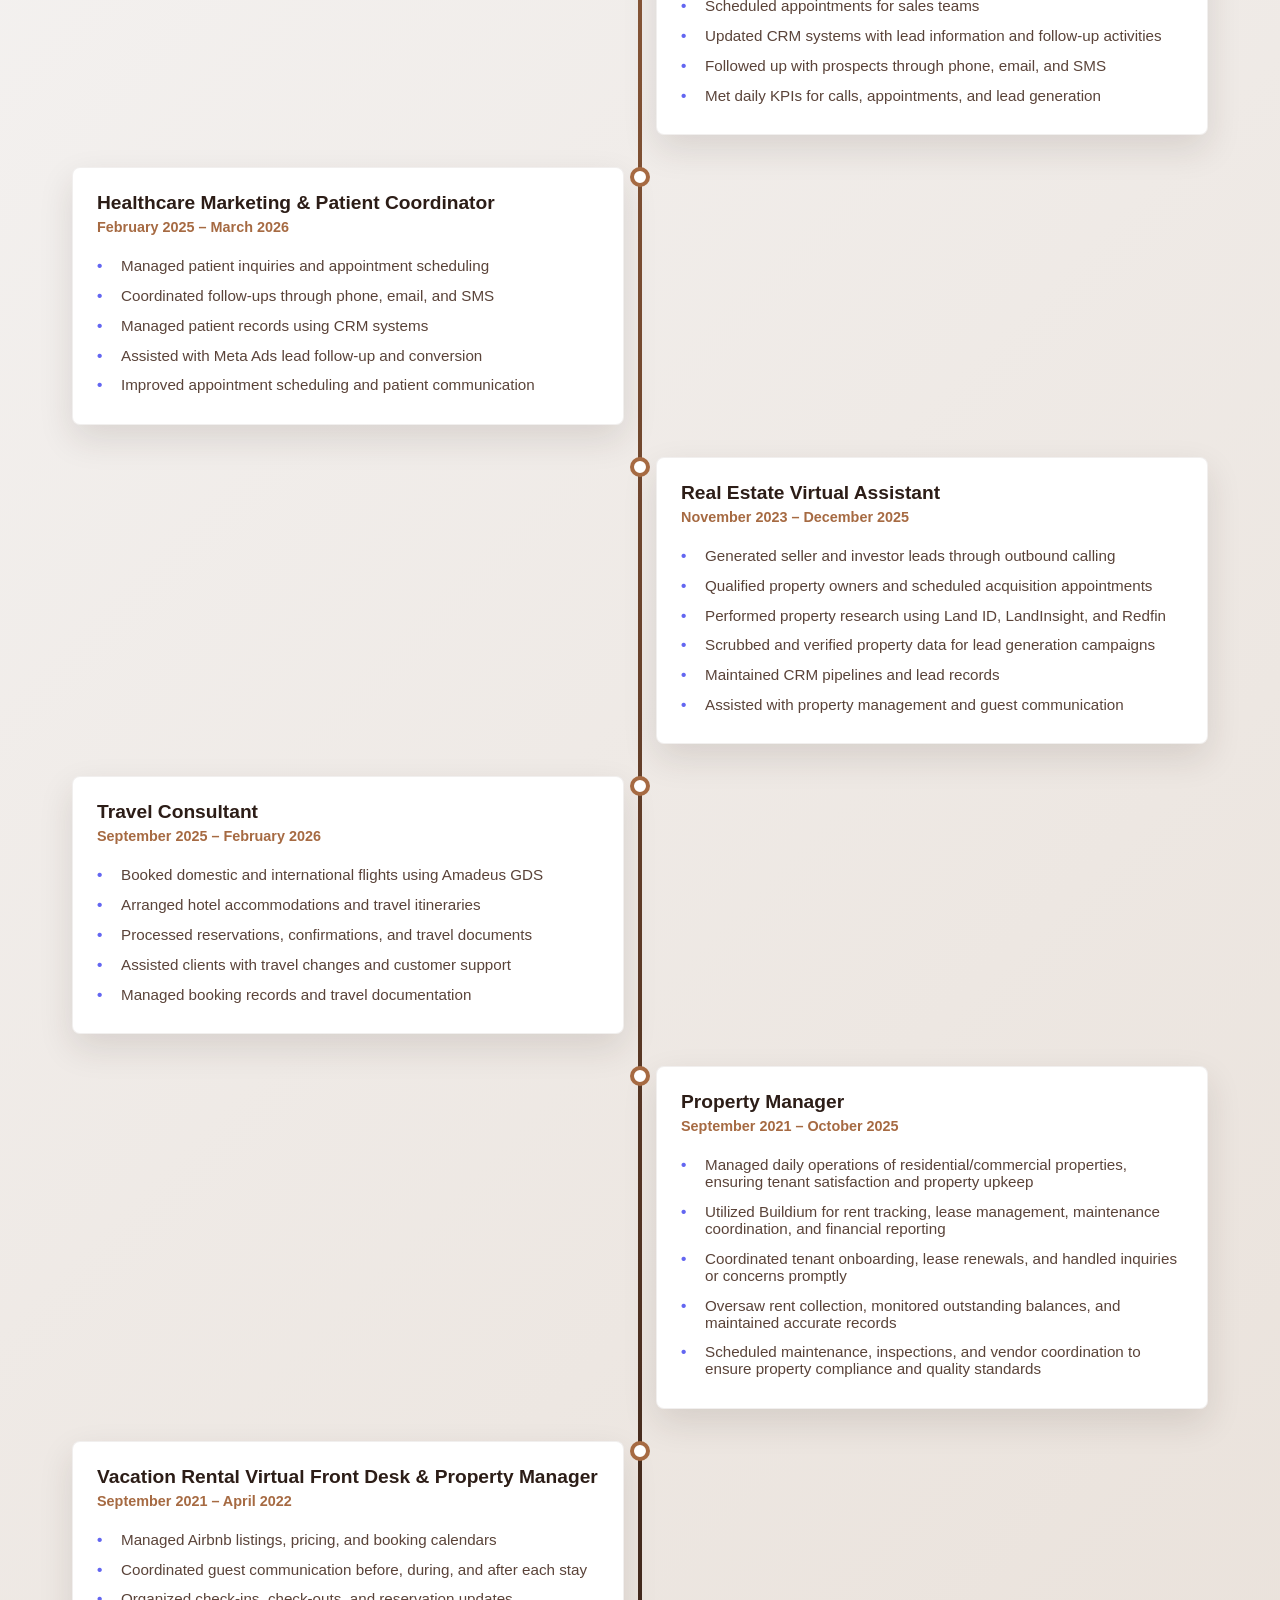
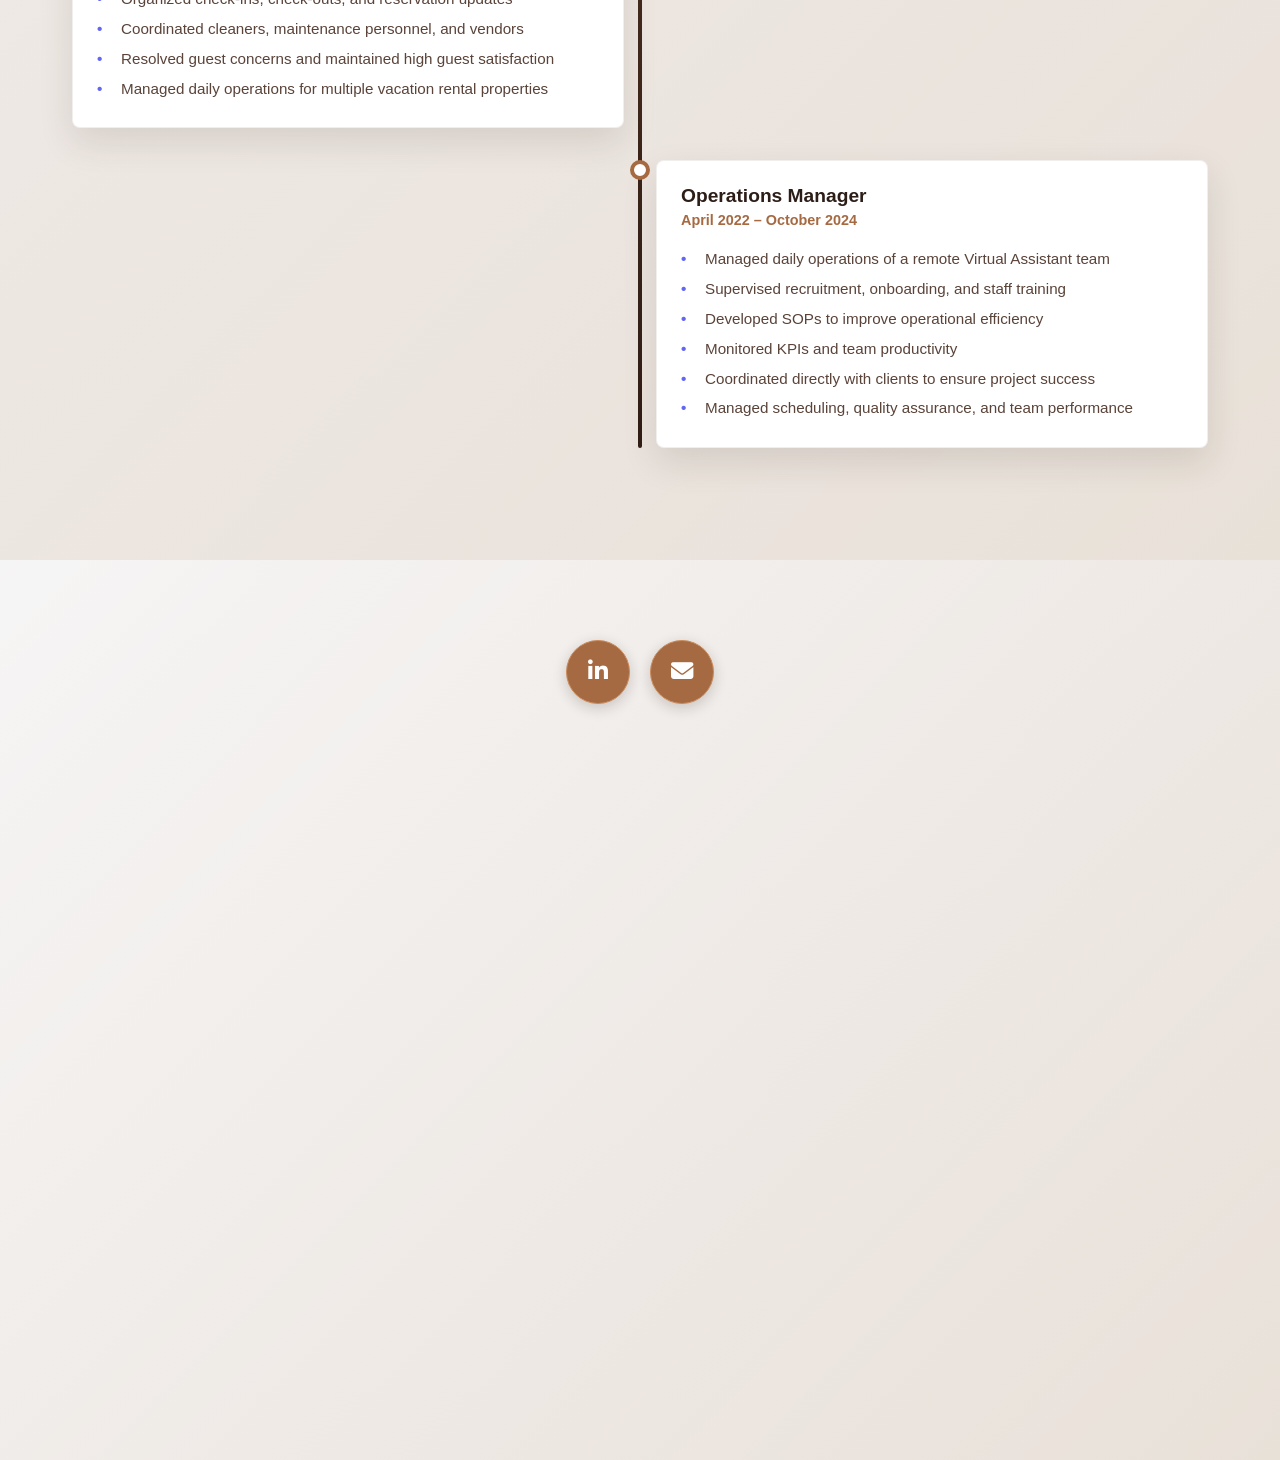
<file: about.html>
<!DOCTYPE html>
<html lang="en">
<head>
    <meta charset="UTF-8">
    <meta name="viewport" content="width=device-width, initial-scale=1.0">
    <title>About - Shayna Mae E. Del Valle</title>
    <meta http-equiv="refresh" content="0; url=index.html?from=about">
    <script>window.location.replace('index.html?from=about&t=' + Date.now());</script>
    <link rel="stylesheet" href="home.css">
    <link rel="stylesheet" href="https://cdnjs.cloudflare.com/ajax/libs/font-awesome/6.4.0/css/all.min.css">
</head>
<body>
    <!-- Background Pattern -->
    <div class="background-pattern"></div>

    <!-- Navigation Bar -->
    <nav class="navbar">
        <div class="nav-container">
            <div class="nav-logo">
                <i class="fas fa-briefcase"></i> Shayna Mae Del Valle
            </div>
            <ul class="nav-menu">
                <li><a href="index.html" class="nav-link">Home</a></li>
                <li><a href="about.html" class="nav-link active">About</a></li>
                <li><a href="skills.html" class="nav-link">Skills</a></li>
                <li><a href="education.html" class="nav-link">Education</a></li>
                <li><a href="work.html" class="nav-link">Work</a></li>
                <li><a href="experience.html" class="nav-link">Experience</a></li>
                <li><a href="contact.html" class="nav-link">Contact</a></li>
            </ul>
        </div>
    </nav>

    <!-- ===== ABOUT SECTION ===== -->
    <section class="about page-section">
        <div class="container">
            <div class="section-header">
                <h2>About Me</h2>
                <p class="section-subtitle">Professional Background & Expertise</p>
            </div>

            <div class="about-content">
                <div class="about-text">
                    <p class="about-intro">
                        Highly organized and results-driven Virtual Assistant with <strong>6+ years of experience</strong> supporting businesses across multiple industries. I specialize in administrative support, lead generation, appointment setting, CRM management, customer service, and workflow automation.
                    </p>
                    
                    <div class="about-details">
                        <h3>Industries & Experience</h3>
                        <ul class="industries-list">
                            <li><i class="fas fa-check"></i> Healthcare</li>
                            <li><i class="fas fa-check"></i> Real Estate</li>
                            <li><i class="fas fa-check"></i> Marketing</li>
                            <li><i class="fas fa-check"></i> Property Management</li>
                            <li><i class="fas fa-check"></i> Travel & Tourism</li>
                        </ul>

                        <h3>Core Strengths</h3>
                        <ul class="strengths-list">
                            <li><i class="fas fa-star"></i> Administrative Support & Organization</li>
                            <li><i class="fas fa-star"></i> Lead Generation & Appointment Setting</li>
                            <li><i class="fas fa-star"></i> CRM Management & Database Administration</li>
                            <li><i class="fas fa-star"></i> Workflow Automation & Process Optimization</li>
                            <li><i class="fas fa-star"></i> Customer Service & Client Coordination</li>
                            <li><i class="fas fa-star"></i> Project Management & Timelines</li>
                        </ul>
                    </div>

                    <p class="about-closing">
                        Skilled at managing multiple projects simultaneously, maintaining accurate records, and providing exceptional client support in fast-paced remote environments. I'm dedicated to helping businesses streamline operations and achieve their goals.
                    </p>
                </div>
            </div>
        </div>
    </section>

    <script>
        // Set active nav link based on current page
        function setActiveNav() {
            const currentPage = window.location.pathname.split('/').pop();
            document.querySelectorAll('.nav-link').forEach(link => {
                link.classList.remove('active');
                if (link.getAttribute('href') === currentPage) {
                    link.classList.add('active');
                }
            });
        }
        setActiveNav();
    </script>
</body>
</html>
</file>
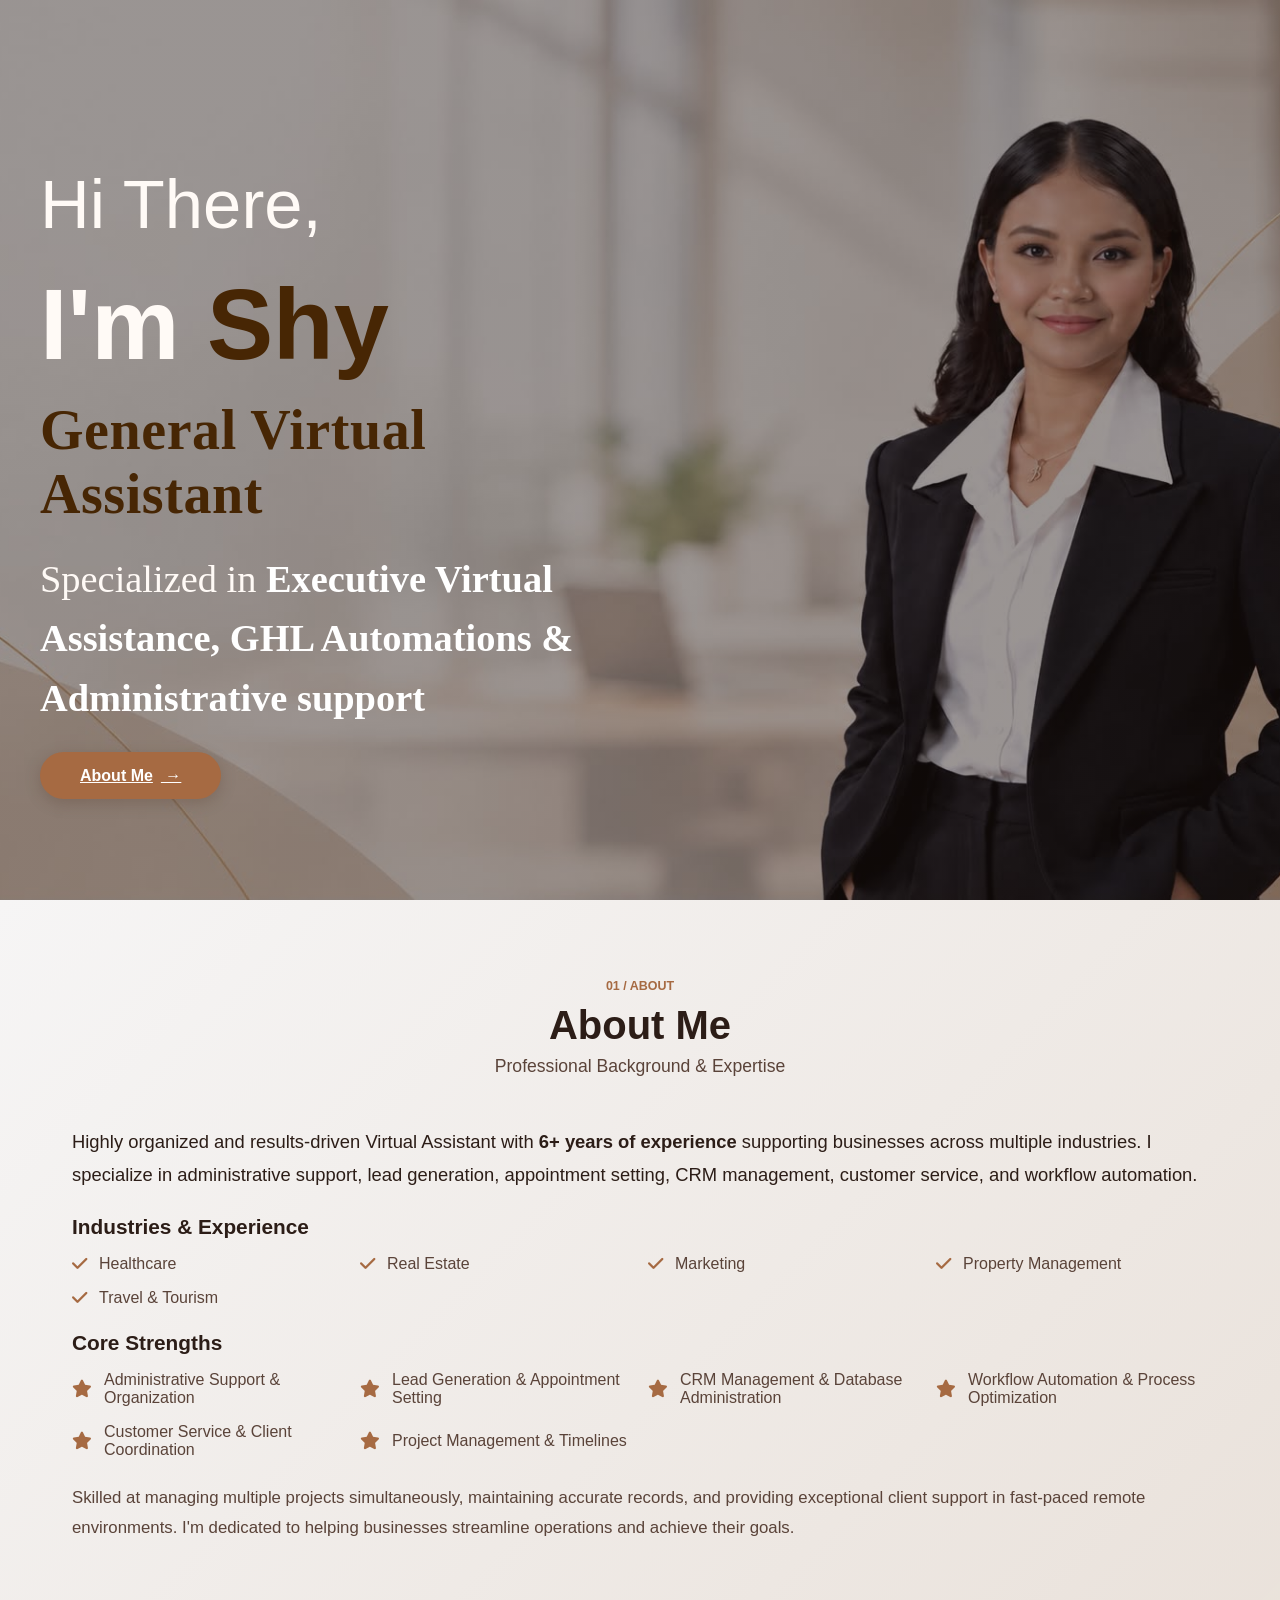
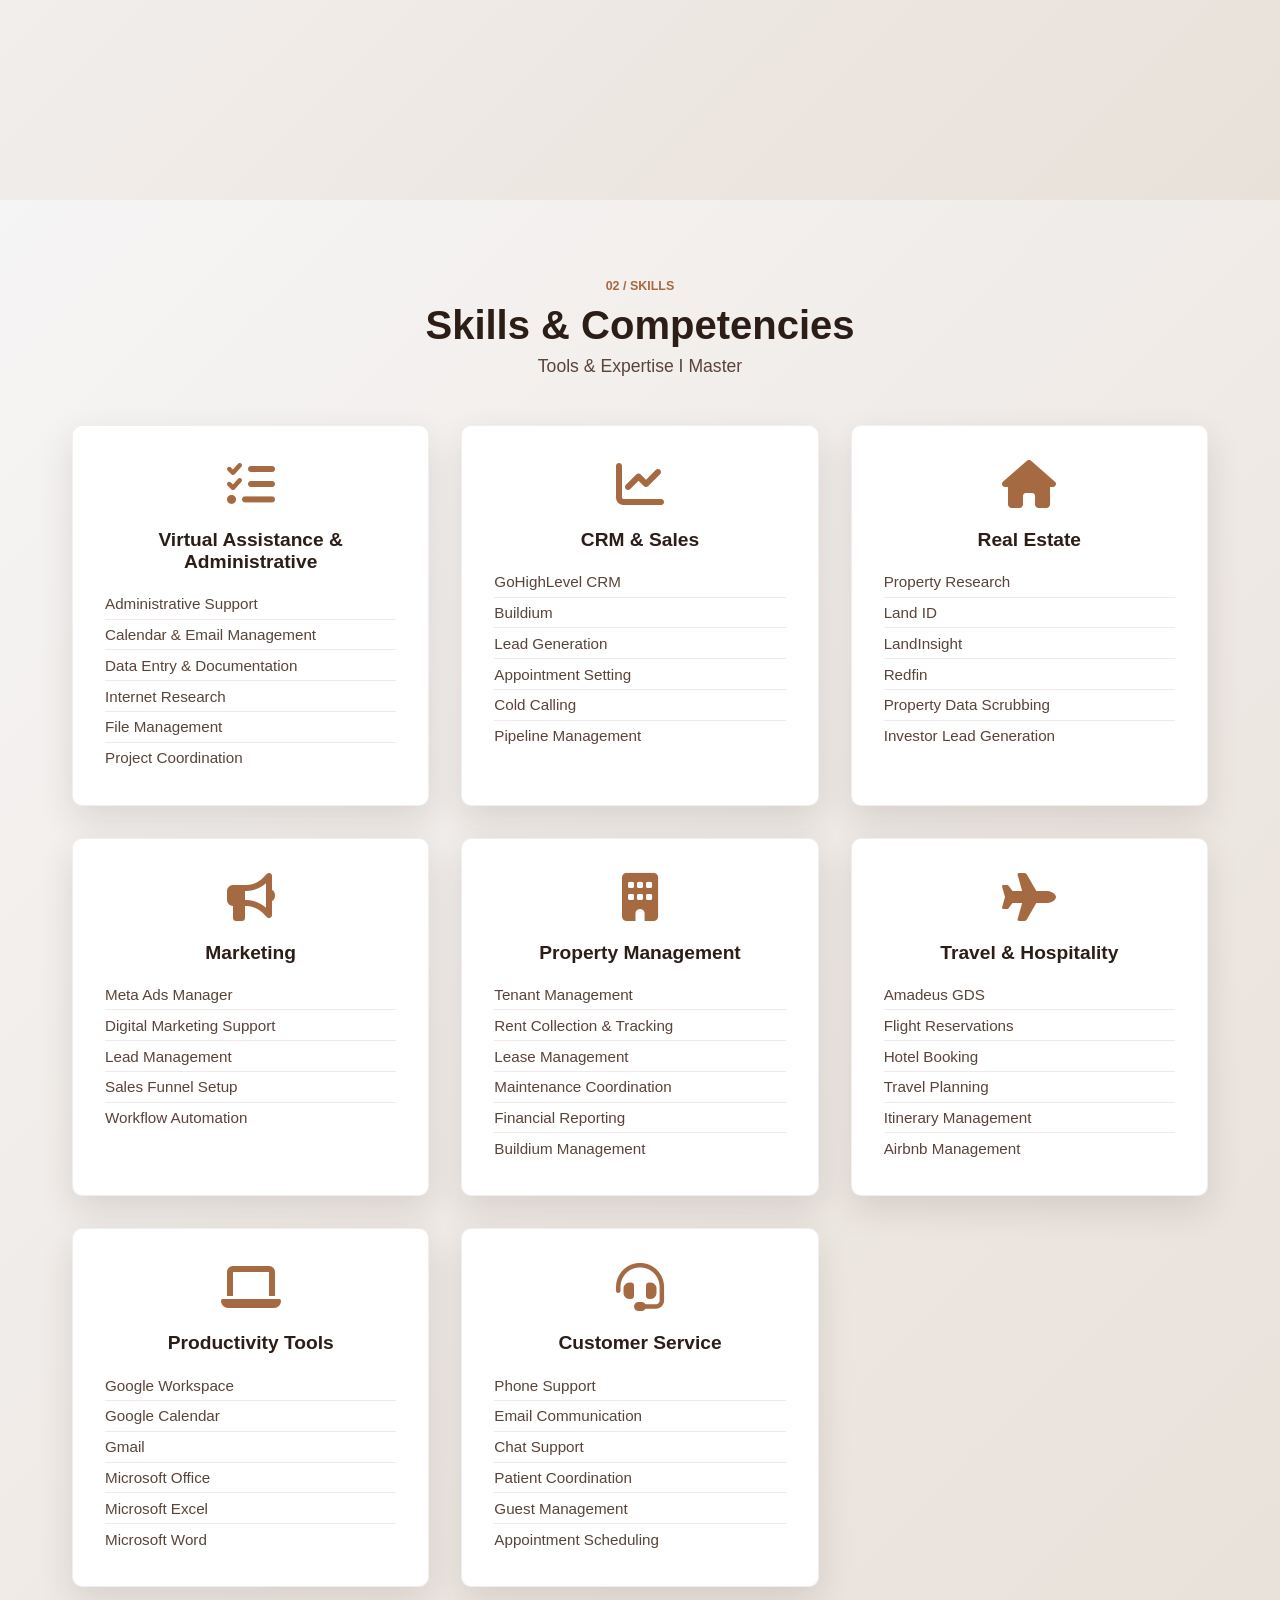
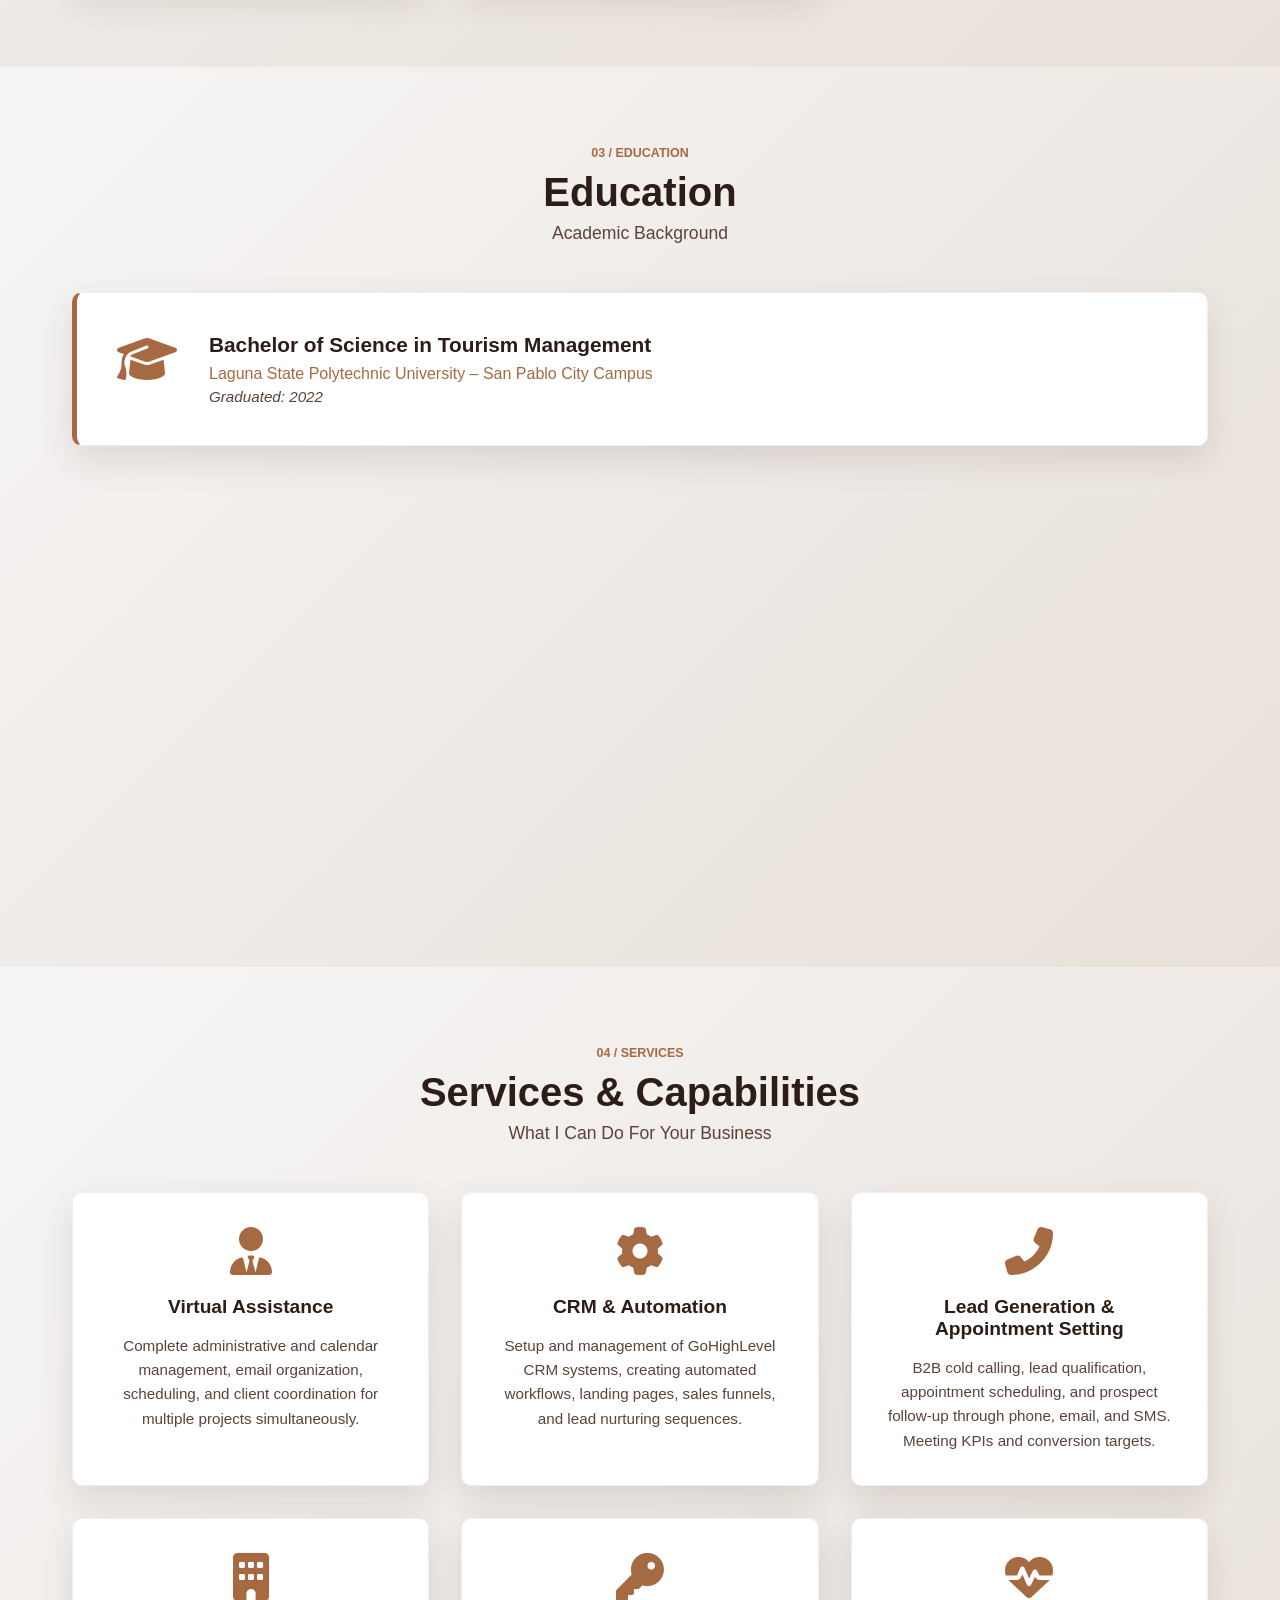
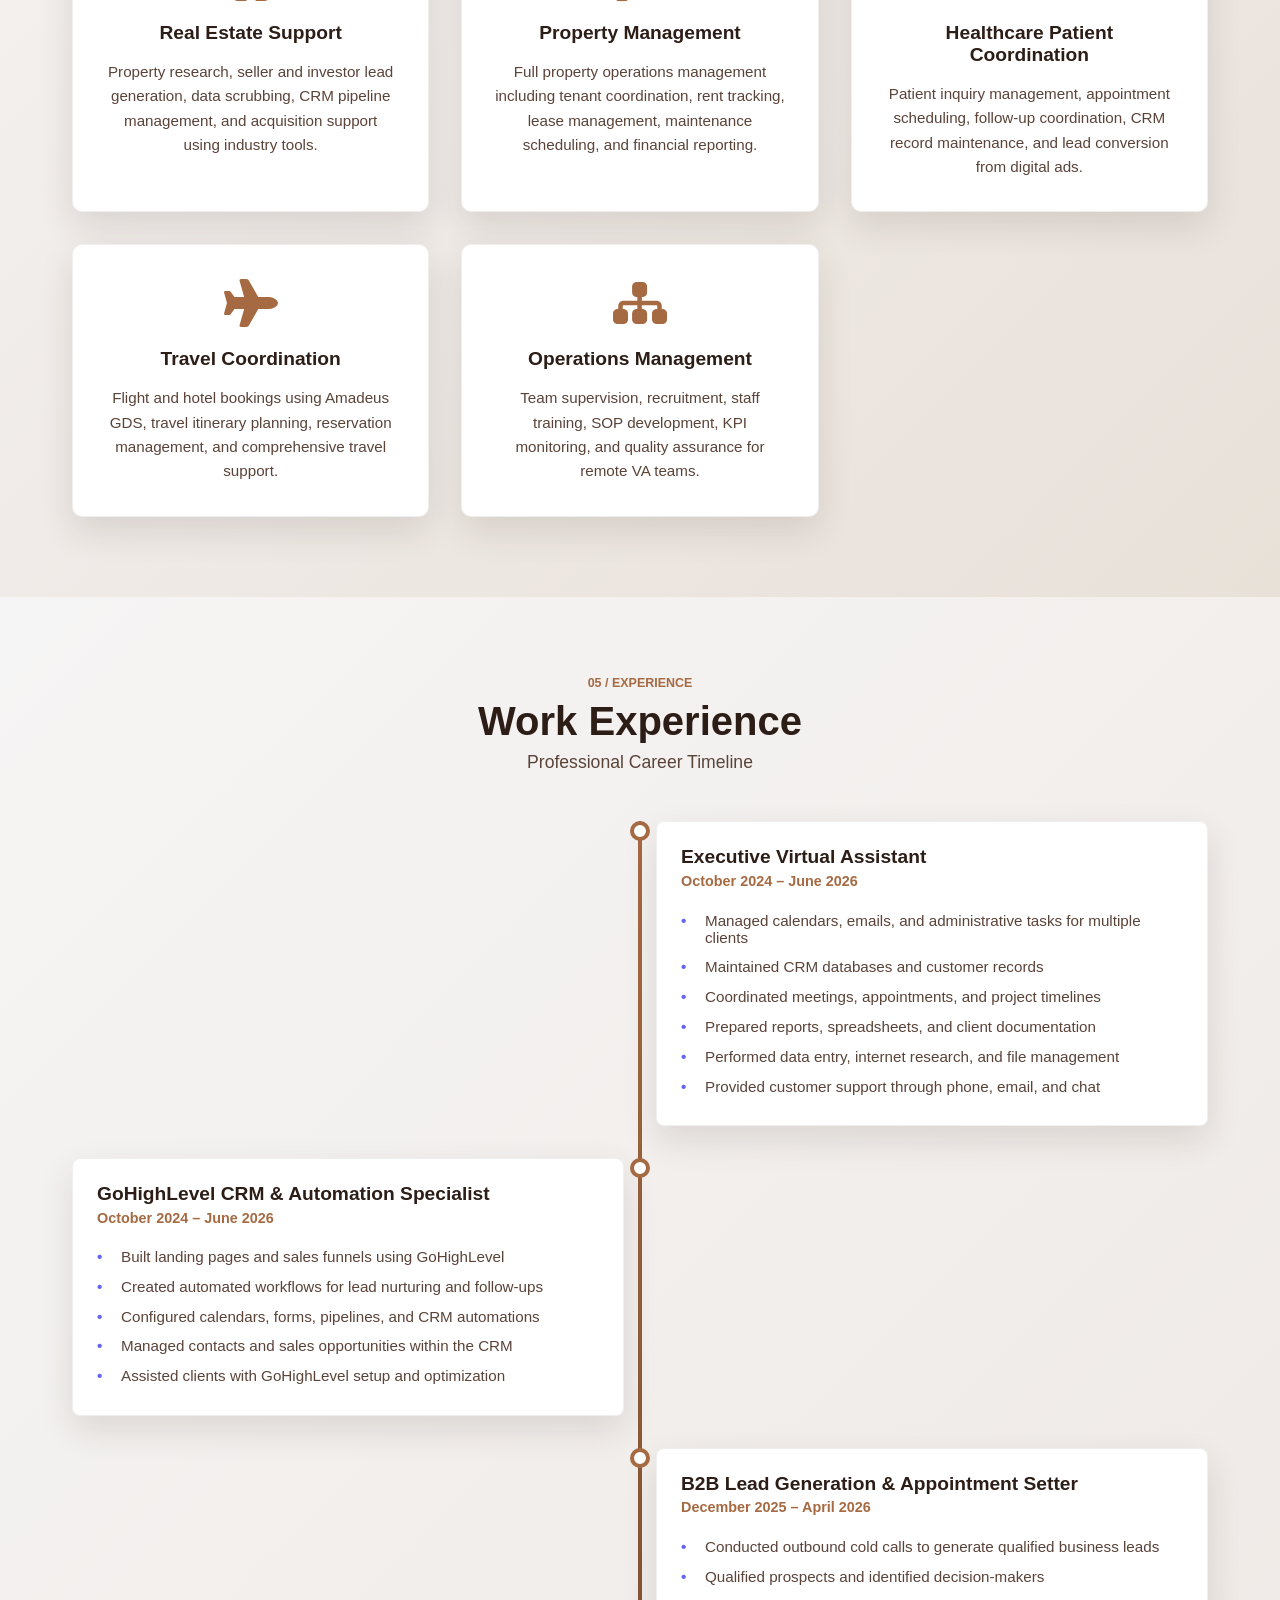
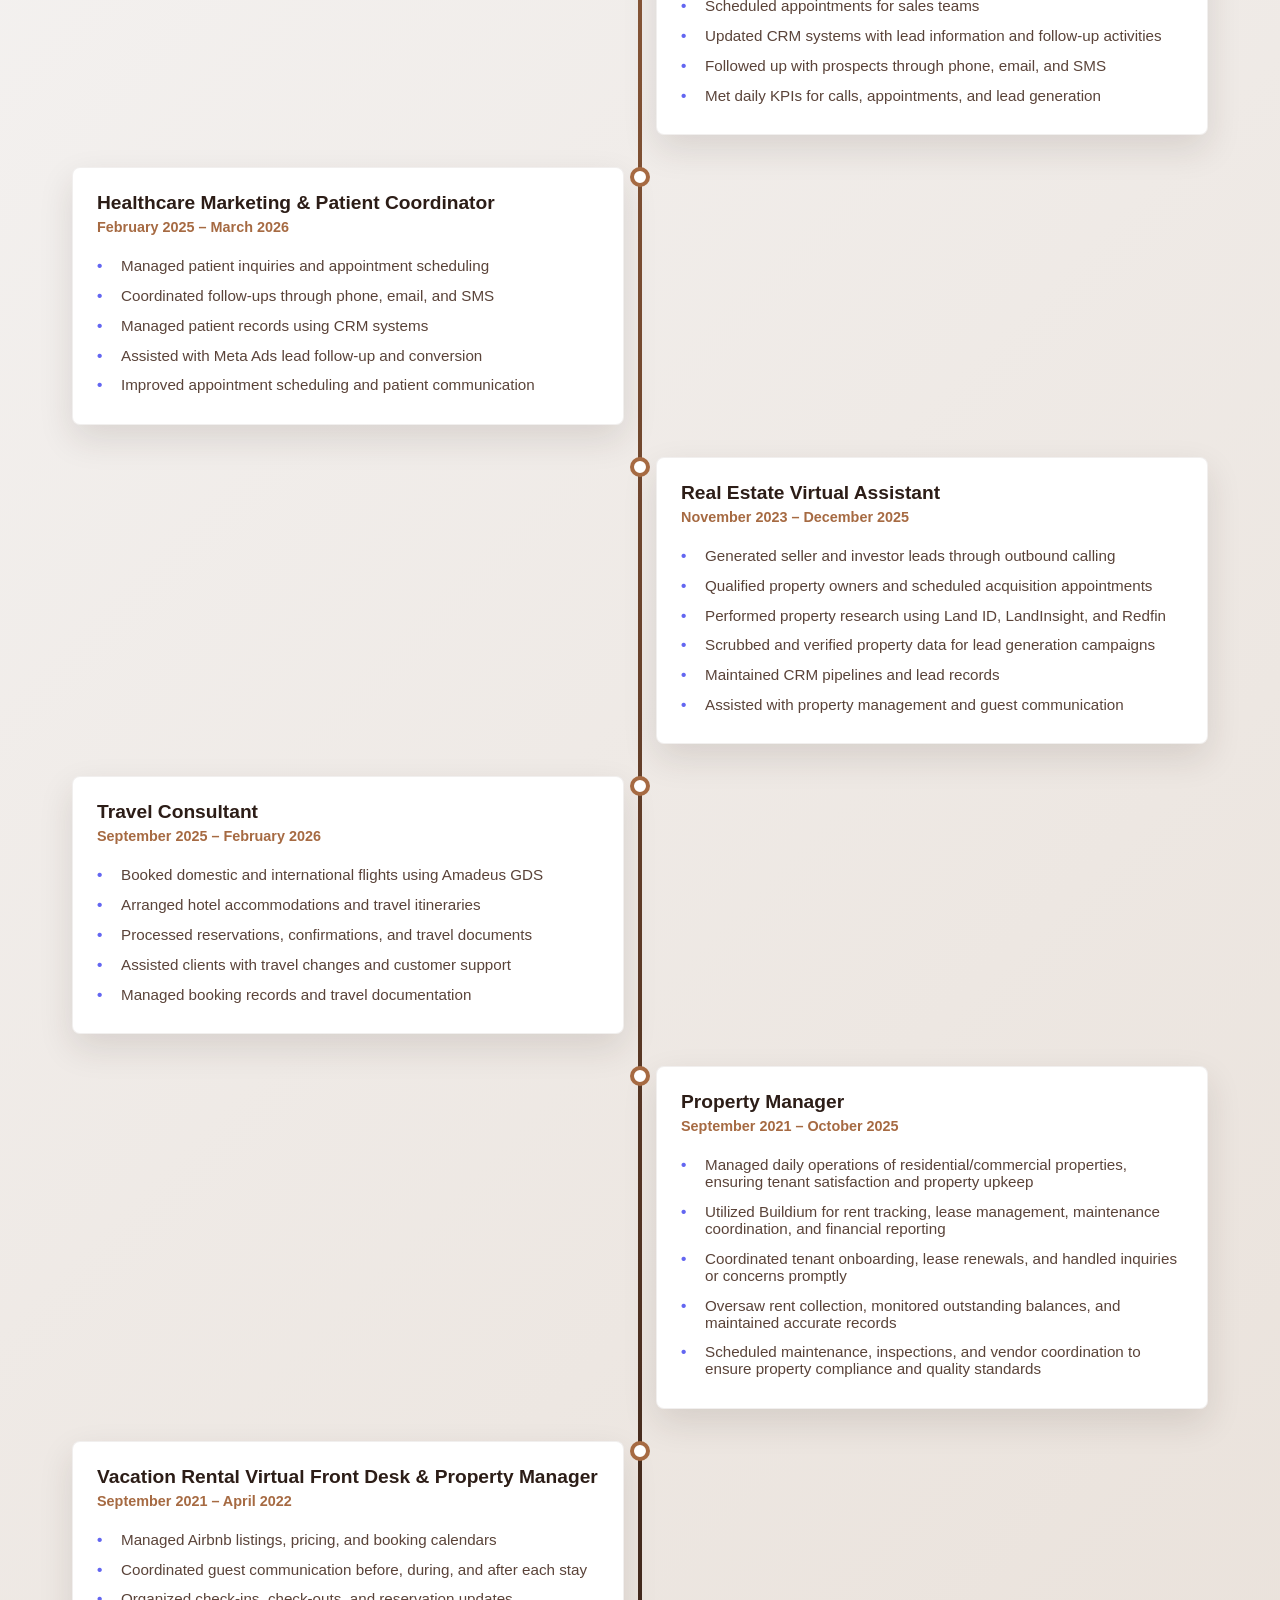
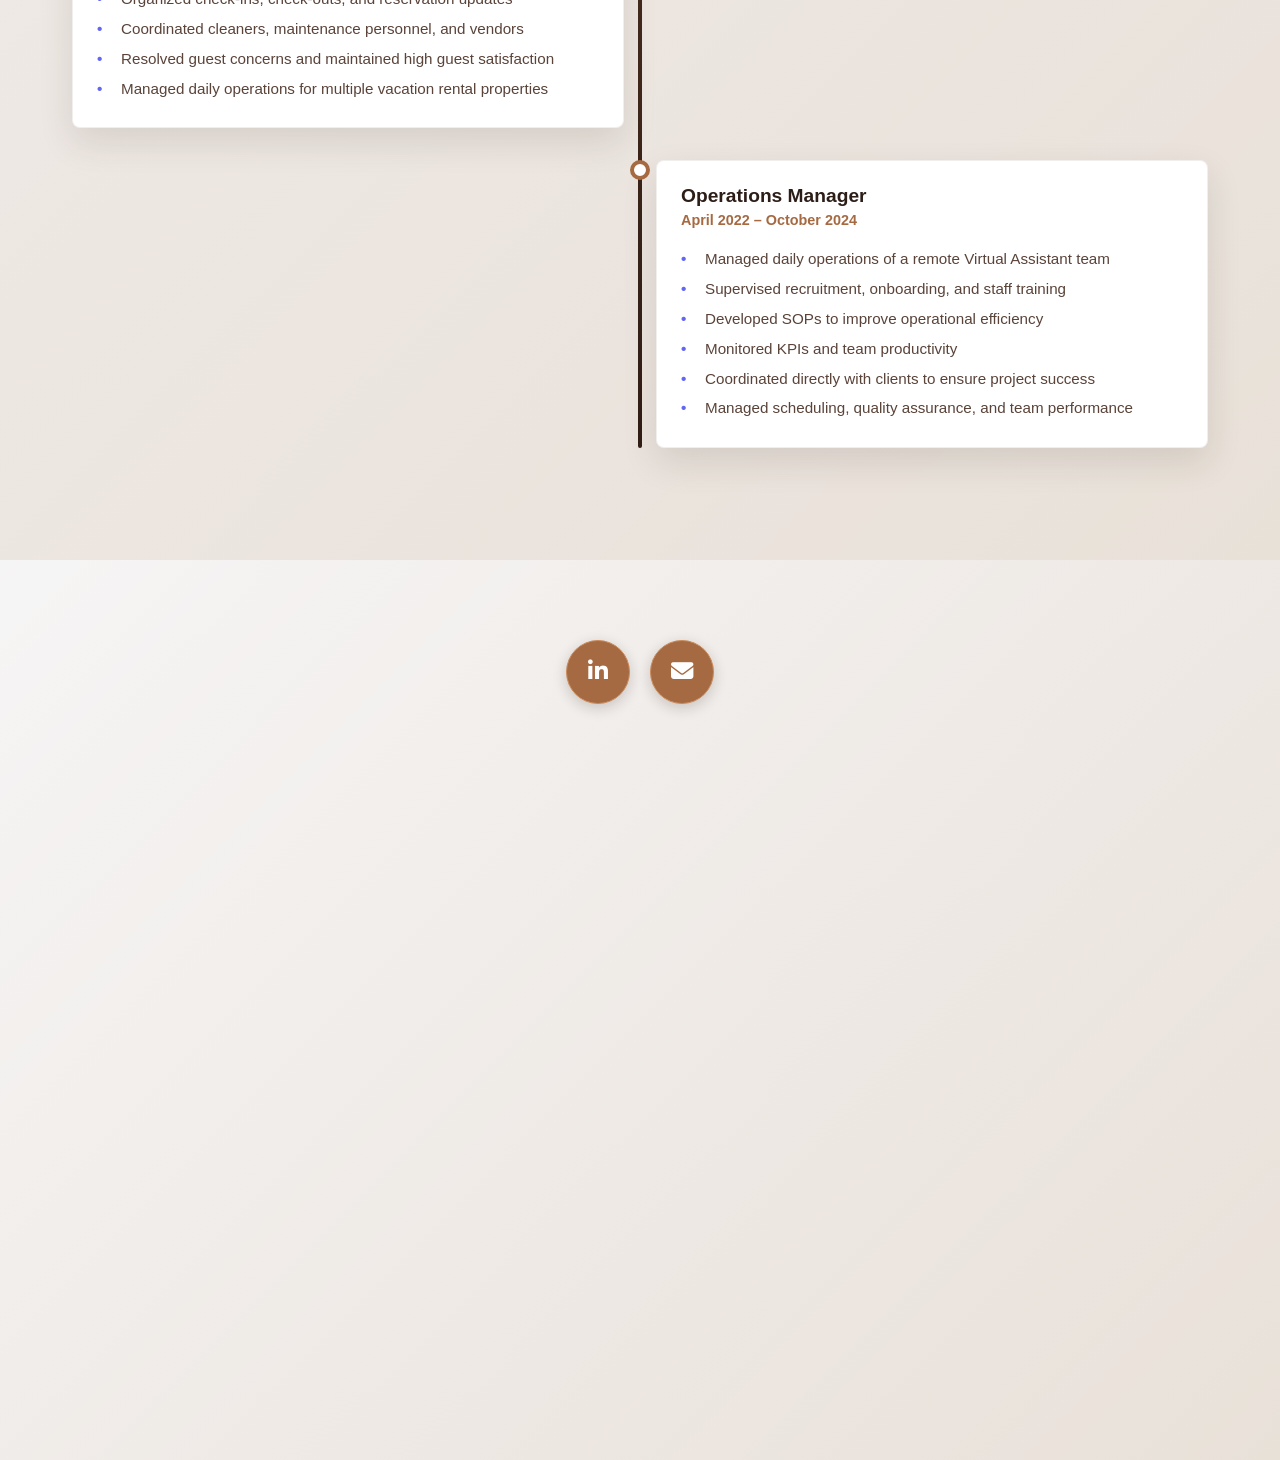
<file: contact.html>
<!DOCTYPE html>
<html lang="en">
<head>
    <meta charset="UTF-8">
    <meta name="viewport" content="width=device-width, initial-scale=1.0">
    <title>Contact - Shayna Mae E. Del Valle</title>
    <meta http-equiv="refresh" content="0; url=index.html?from=contact">
    <script>window.location.replace('index.html?from=contact&t=' + Date.now());</script>
    <link rel="stylesheet" href="home.css">
    <link rel="stylesheet" href="https://cdnjs.cloudflare.com/ajax/libs/font-awesome/6.4.0/css/all.min.css">
</head>
<body>
    <!-- Background Pattern -->
    <div class="background-pattern"></div>

    <!-- Navigation Bar -->
    <nav class="navbar">
        <div class="nav-container">
            <div class="nav-logo">
                <i class="fas fa-briefcase"></i> Shayna Mae Del Valle
            </div>
            <ul class="nav-menu">
                <li><a href="index.html" class="nav-link">Home</a></li>
                <li><a href="about.html" class="nav-link">About</a></li>
                <li><a href="skills.html" class="nav-link">Skills</a></li>
                <li><a href="education.html" class="nav-link">Education</a></li>
                <li><a href="work.html" class="nav-link">Work</a></li>
                <li><a href="experience.html" class="nav-link">Experience</a></li>
                <li><a href="contact.html" class="nav-link active">Contact</a></li>
            </ul>
        </div>
    </nav>

    <!-- ===== CONTACT SECTION ===== -->
    <section class="contact page-section">
        <div class="container">
            <div class="section-header">
                <h2>Get In Touch</h2>
                <p class="section-subtitle">Let's Work Together</p>
            </div>

            <div class="contact-content">
                <div class="contact-info">
                    <div class="contact-item">
                        <div class="contact-icon">
                            <i class="fas fa-envelope"></i>
                        </div>
                        <div class="contact-details">
                            <h3>Email</h3>
                            <a href="mailto:delvalleshaynamae@gmail.com">delvalleshaynamae@gmail.com</a>
                        </div>
                    </div>

                    <div class="contact-item">
                        <div class="contact-icon">
                            <i class="fas fa-phone"></i>
                        </div>
                        <div class="contact-details">
                            <h3>Phone</h3>
                            <p>+63 935 333 3306</p>
                        </div>
                    </div>

                    <div class="contact-item">
                        <div class="contact-icon">
                            <i class="fas fa-map-marker-alt"></i>
                        </div>
                        <div class="contact-details">
                            <h3>Location</h3>
                            <p>Santa Maria, Bulacan, Philippines 3022</p>
                        </div>
                    </div>
                </div>

                <div class="contact-form">
                    <h3>Send me a Message</h3>
                    <form>
                        <div class="form-group">
                            <input type="text" placeholder="Your Name" required>
                        </div>
                        <div class="form-group">
                            <input type="email" placeholder="Your Email" required>
                        </div>
                        <div class="form-group">
                            <textarea placeholder="Your Message" rows="5" required></textarea>
                        </div>
                        <button type="submit" class="btn-submit">Send Message</button>
                    </form>
                </div>
            </div>
        </div>
    </section>

    <script>
        // Set active nav link based on current page
        function setActiveNav() {
            const currentPage = window.location.pathname.split('/').pop();
            document.querySelectorAll('.nav-link').forEach(link => {
                link.classList.remove('active');
                if (link.getAttribute('href') === currentPage) {
                    link.classList.add('active');
                }
            });
        }
        setActiveNav();
    </script>
</body>
</html>
</file>
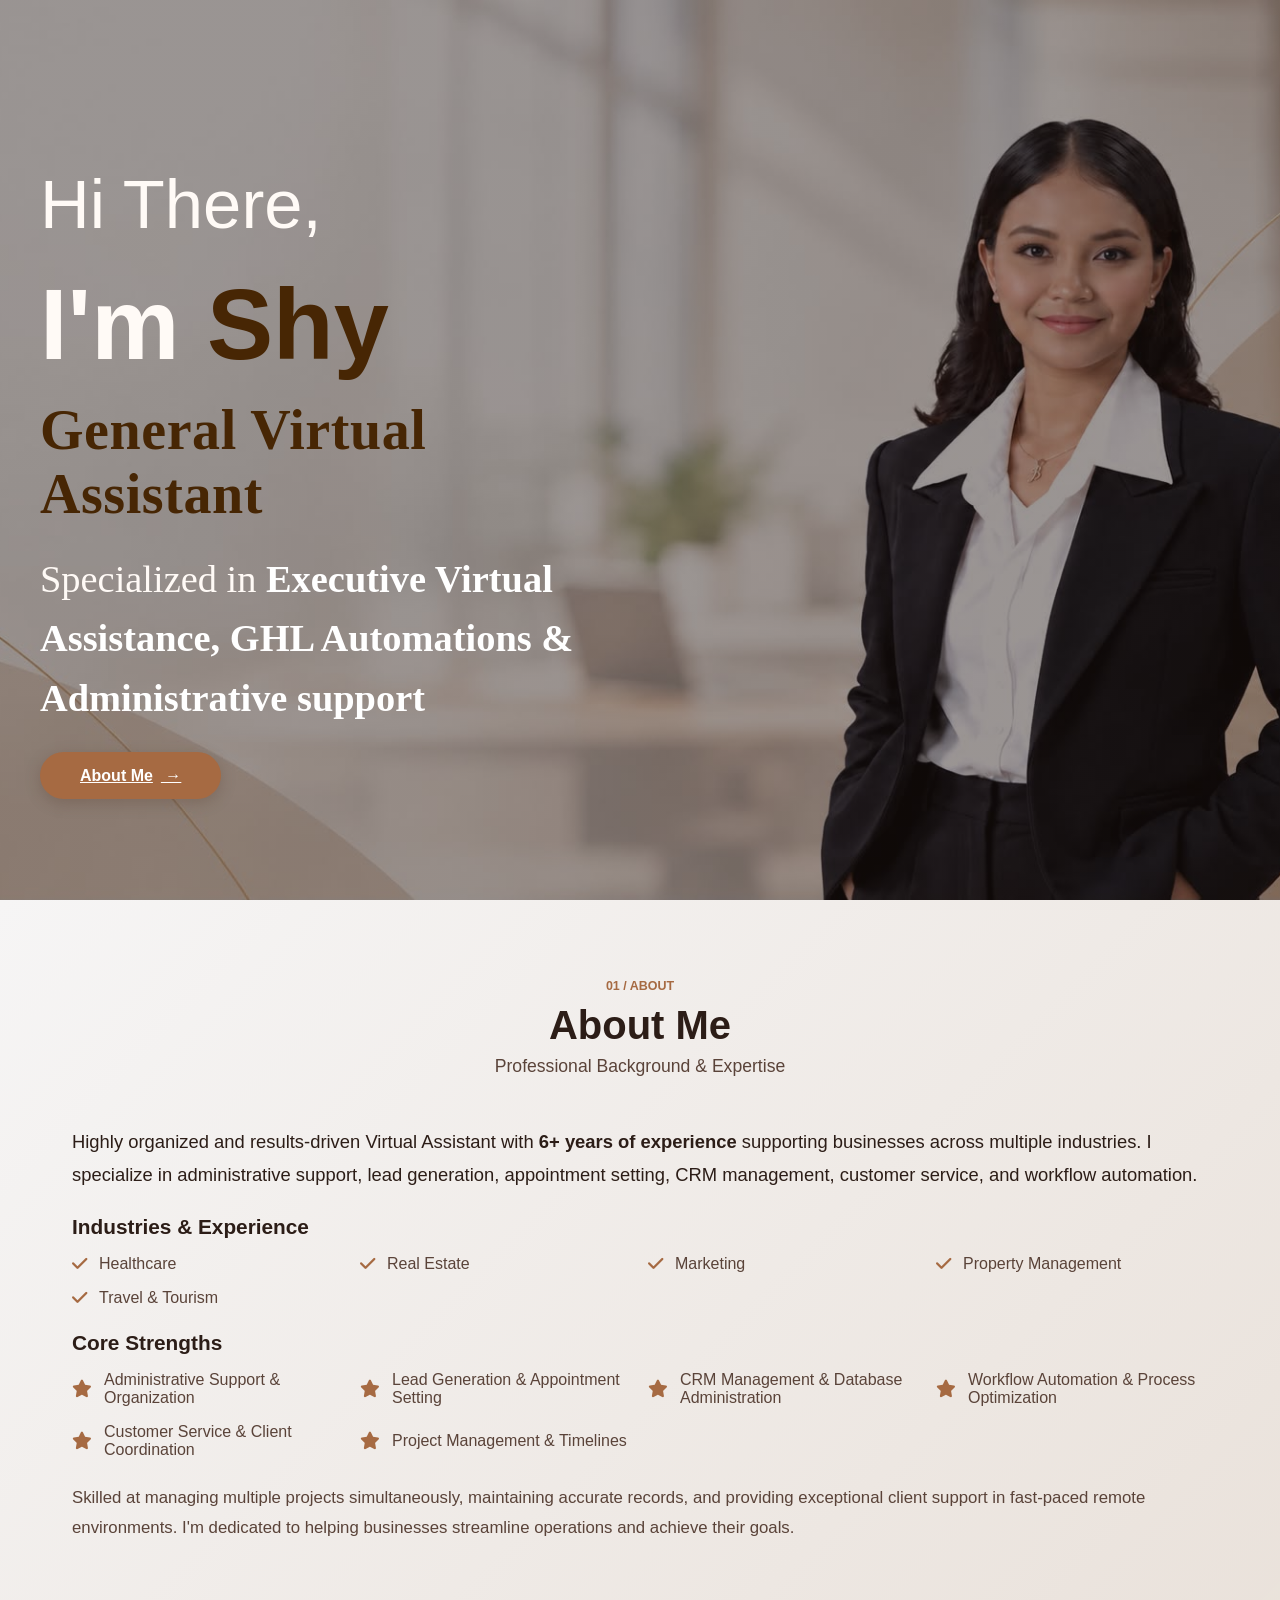
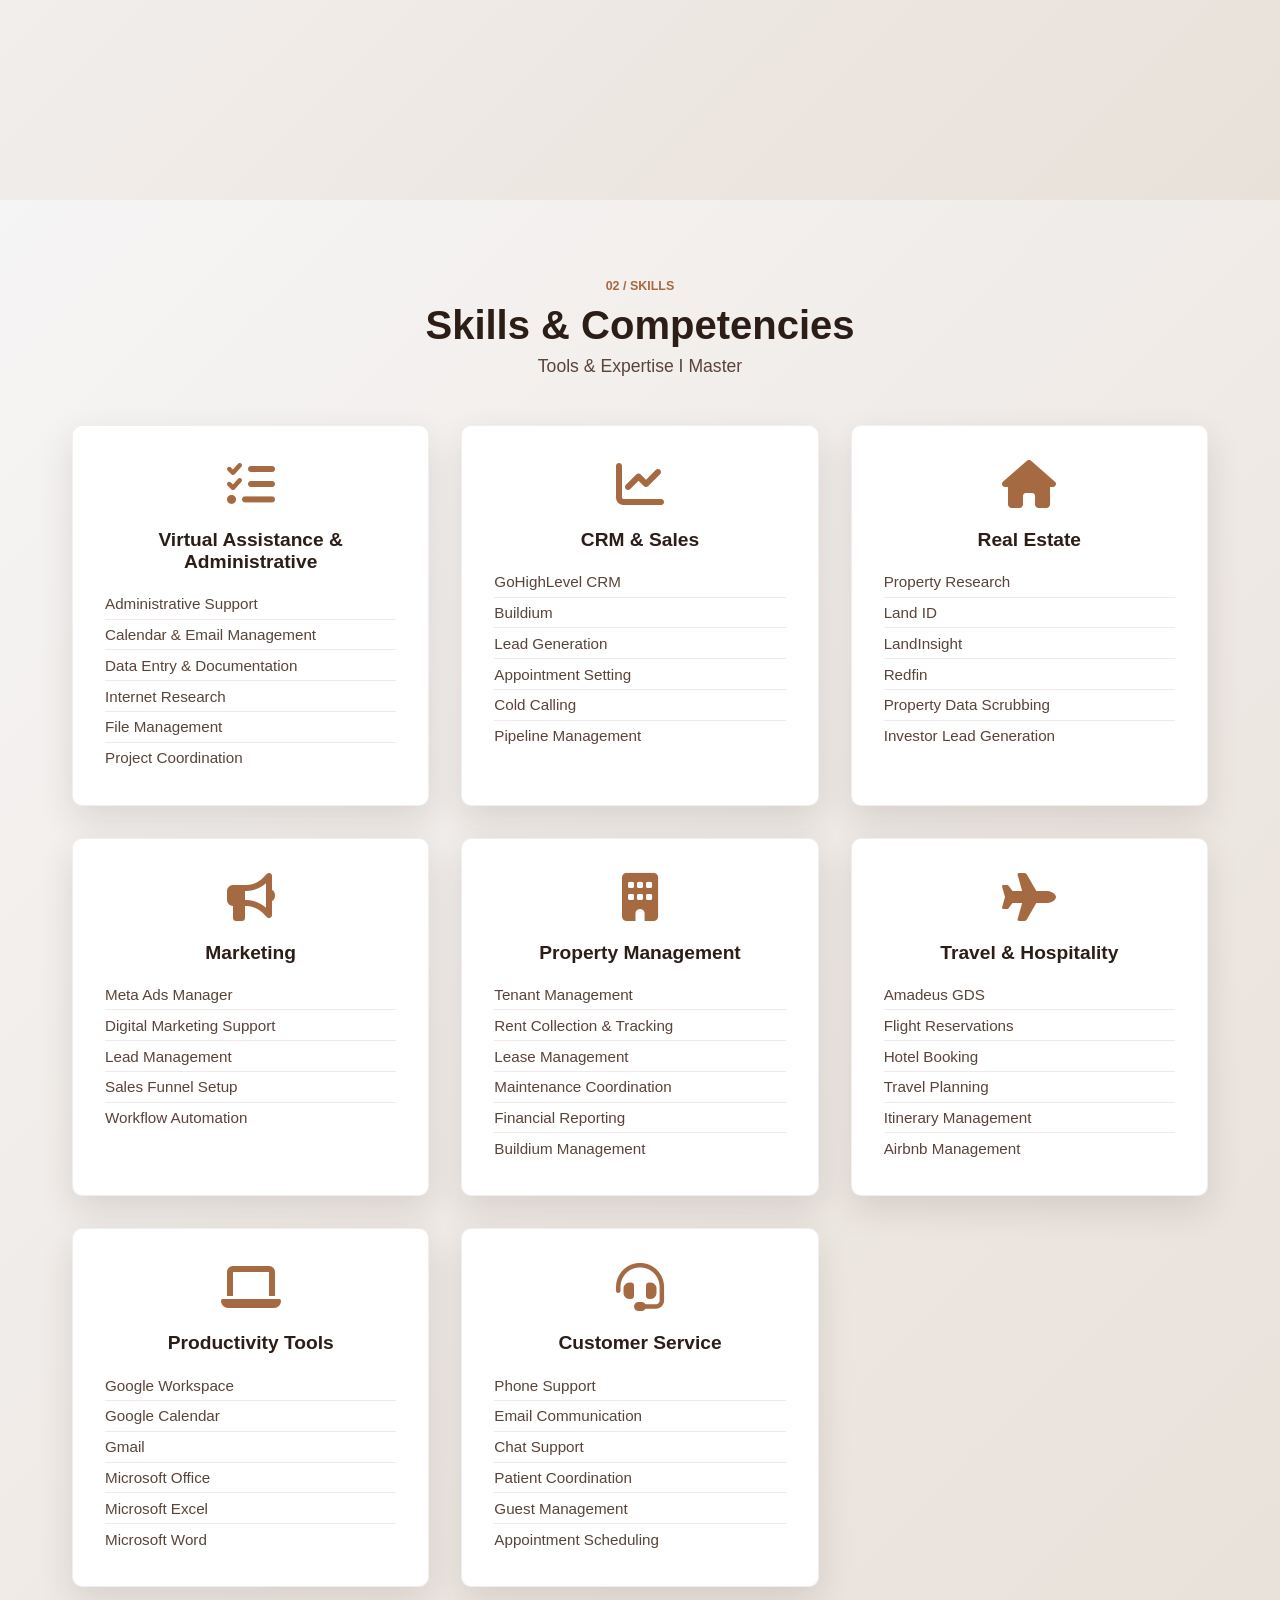
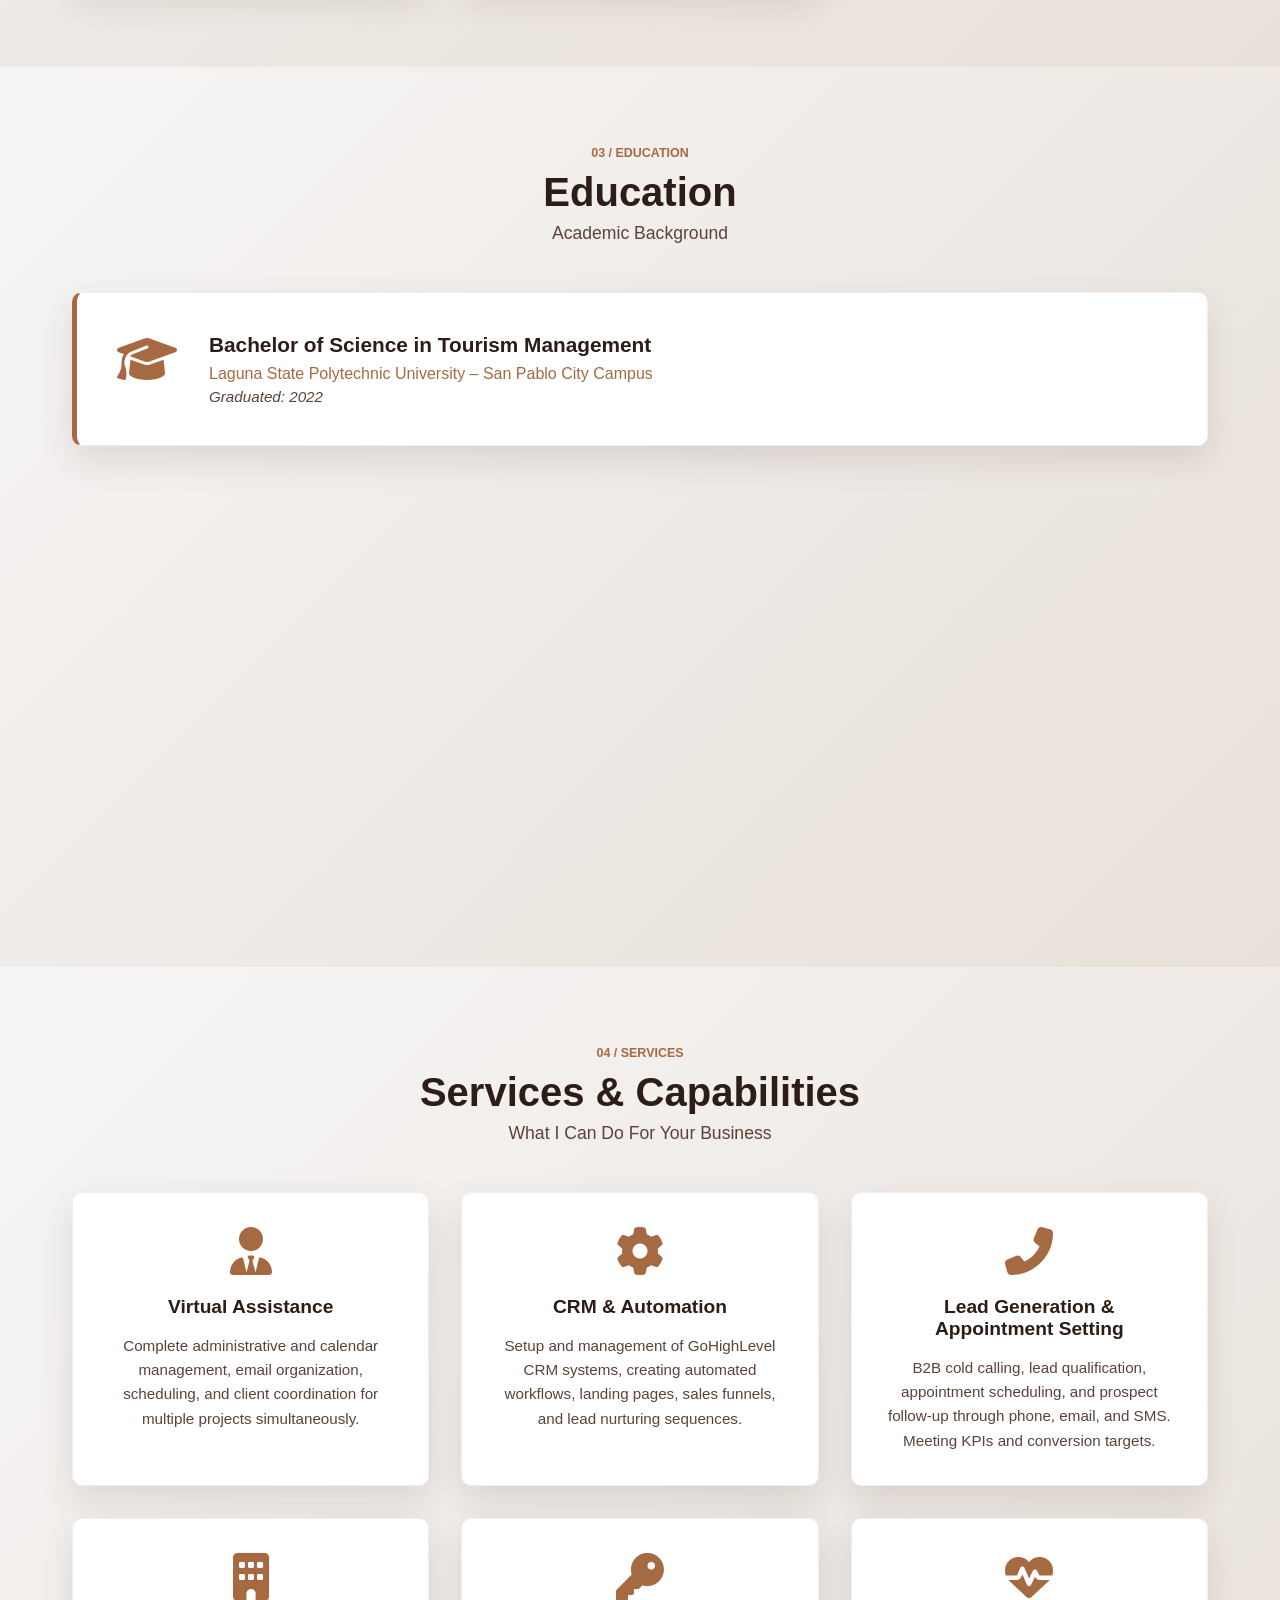
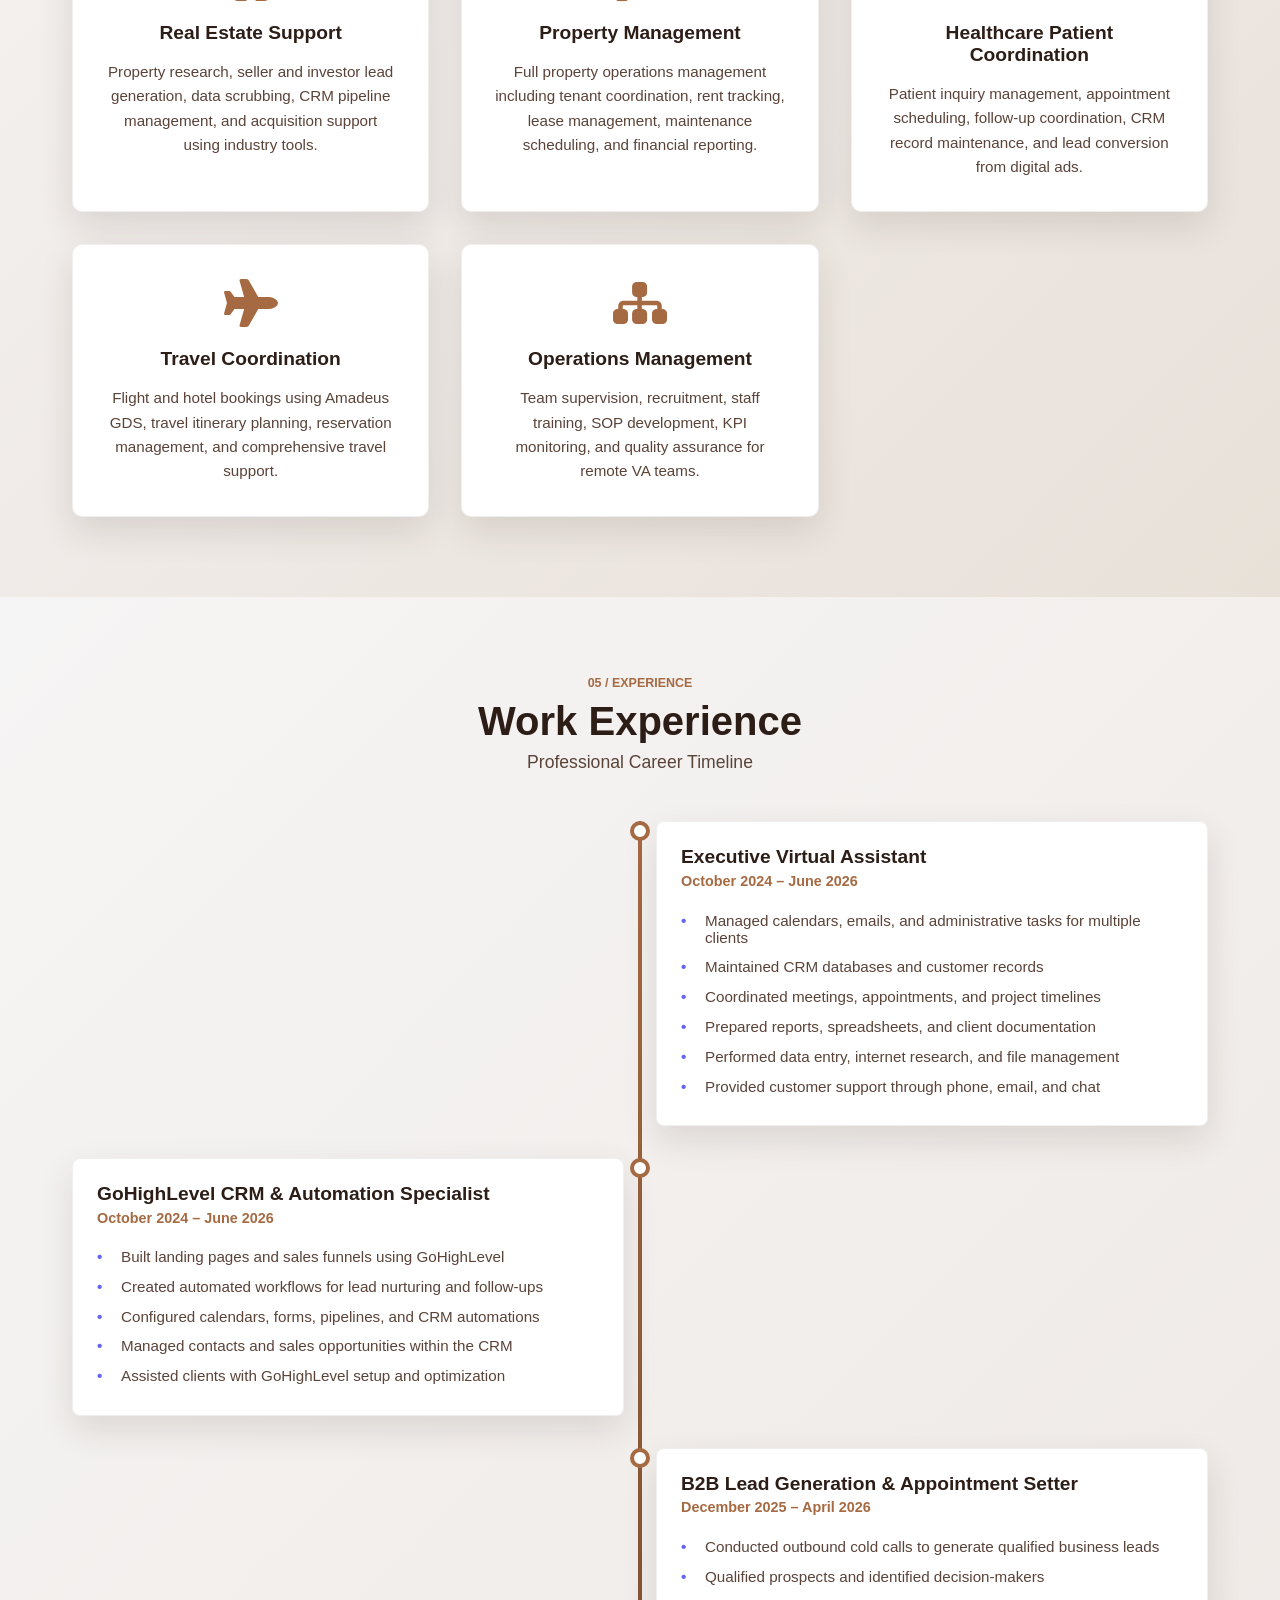
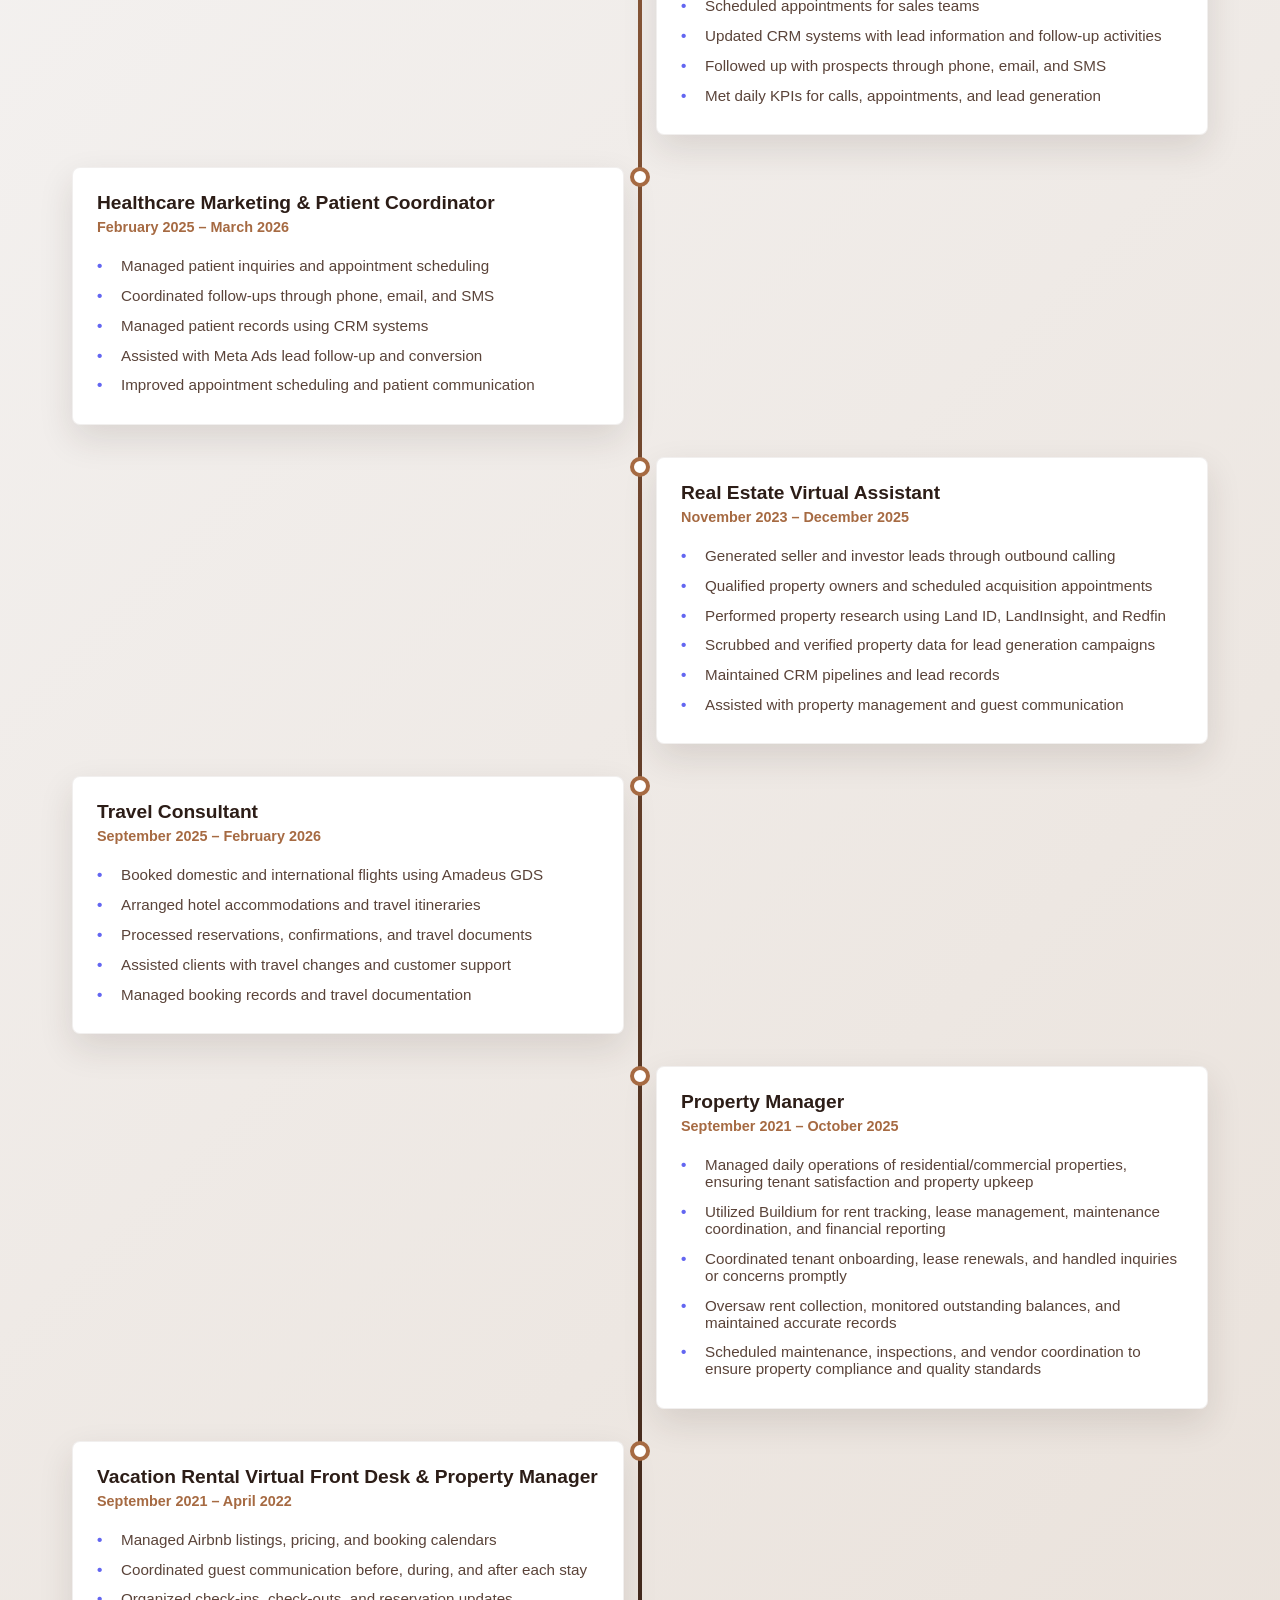
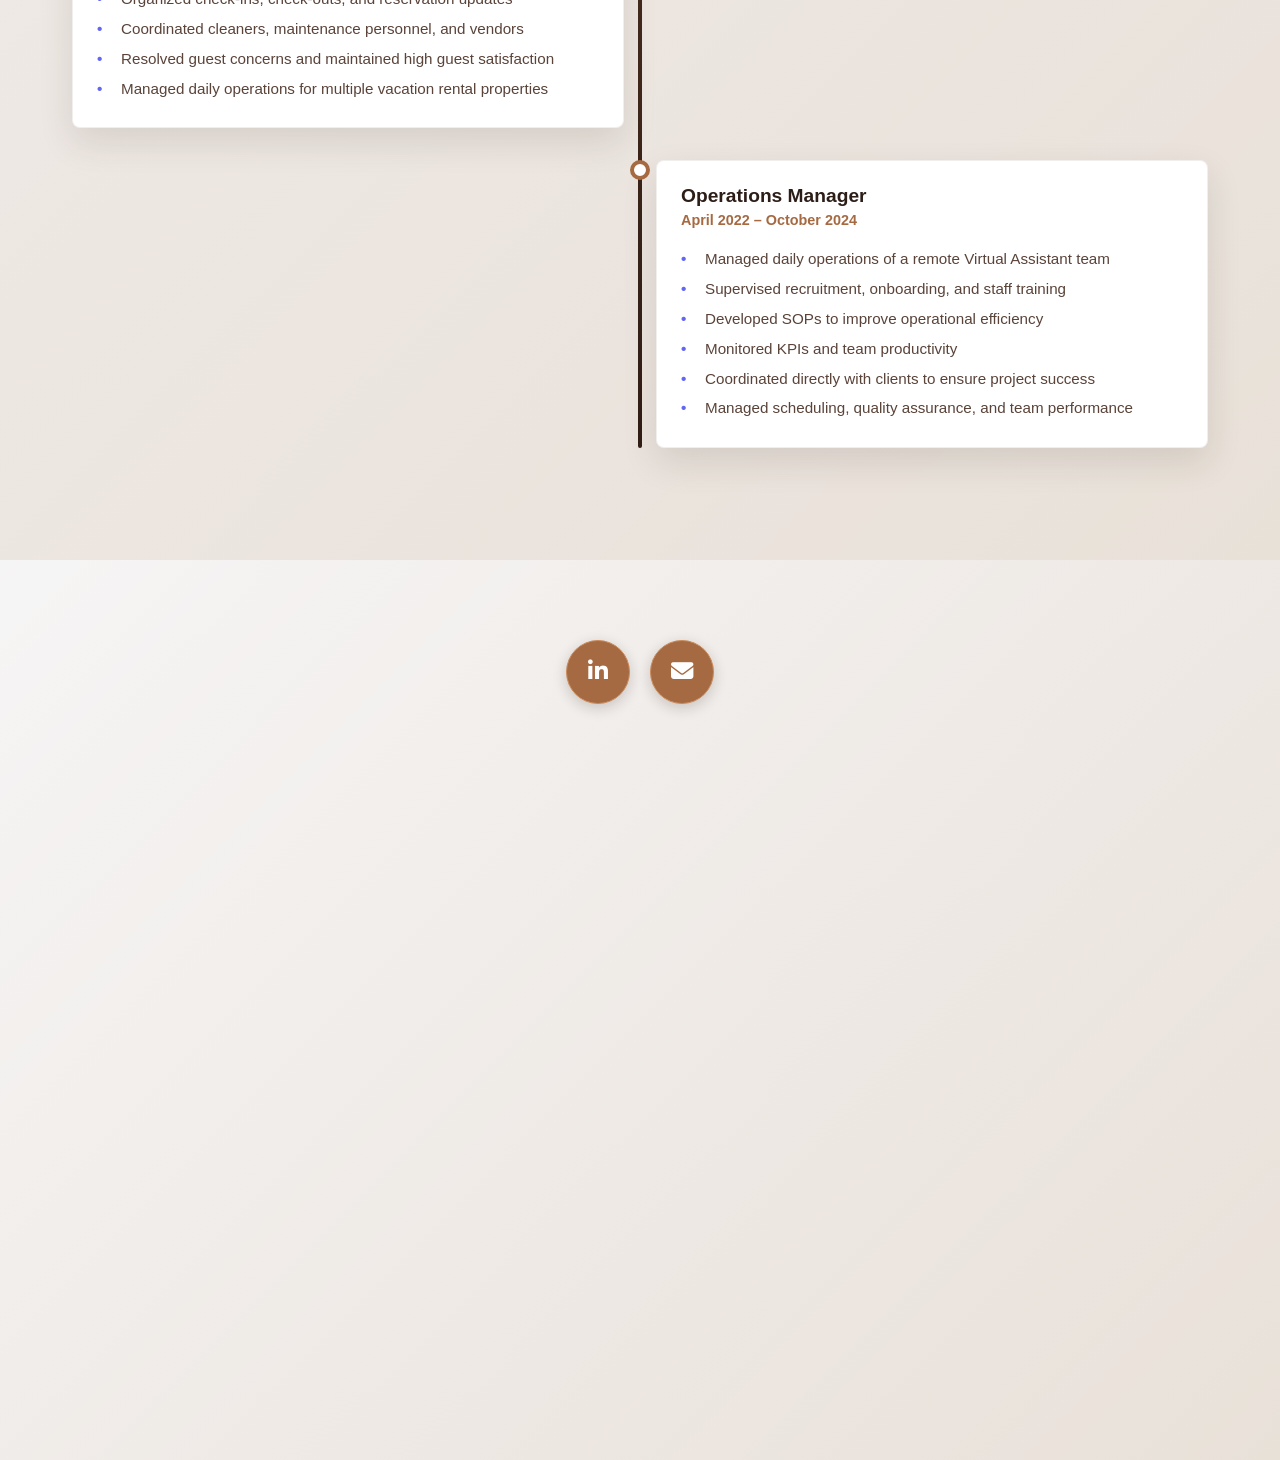
<file: education.html>
<!DOCTYPE html>
<html lang="en">
<head>
    <meta charset="UTF-8">
    <meta name="viewport" content="width=device-width, initial-scale=1.0">
    <title>Education - Shayna Mae E. Del Valle</title>
    <meta http-equiv="refresh" content="0; url=index.html?from=education">
    <script>window.location.replace('index.html?from=education&t=' + Date.now());</script>
    <link rel="stylesheet" href="home.css">
    <link rel="stylesheet" href="https://cdnjs.cloudflare.com/ajax/libs/font-awesome/6.4.0/css/all.min.css">
</head>
<body>
    <!-- Background Pattern -->
    <div class="background-pattern"></div>

    <!-- Navigation Bar -->
    <nav class="navbar">
        <div class="nav-container">
            <div class="nav-logo">
                <i class="fas fa-briefcase"></i> Shayna Mae Del Valle
            </div>
            <ul class="nav-menu">
                <li><a href="index.html" class="nav-link">Home</a></li>
                <li><a href="about.html" class="nav-link">About</a></li>
                <li><a href="skills.html" class="nav-link">Skills</a></li>
                <li><a href="education.html" class="nav-link active">Education</a></li>
                <li><a href="work.html" class="nav-link">Work</a></li>
                <li><a href="experience.html" class="nav-link">Experience</a></li>
                <li><a href="contact.html" class="nav-link">Contact</a></li>
            </ul>
        </div>
    </nav>

    <!-- ===== EDUCATION SECTION ===== -->
    <section class="education page-section">
        <div class="container">
            <div class="section-header">
                <h2>Education</h2>
                <p class="section-subtitle">Academic Background</p>
            </div>

            <div class="education-content">
                <div class="education-card">
                    <div class="education-icon">
                        <i class="fas fa-graduation-cap"></i>
                    </div>
                    <div class="education-details">
                        <h3>Bachelor of Science in Tourism Management</h3>
                        <p class="education-institution">Laguna State Polytechnic University – San Pablo City Campus</p>
                        <p class="education-year">Graduated: 2022</p>
                    </div>
                </div>
            </div>
        </div>
    </section>

    <script>
        // Set active nav link based on current page
        function setActiveNav() {
            const currentPage = window.location.pathname.split('/').pop();
            document.querySelectorAll('.nav-link').forEach(link => {
                link.classList.remove('active');
                if (link.getAttribute('href') === currentPage) {
                    link.classList.add('active');
                }
            });
        }
        setActiveNav();
    </script>
</body>
</html>
</file>
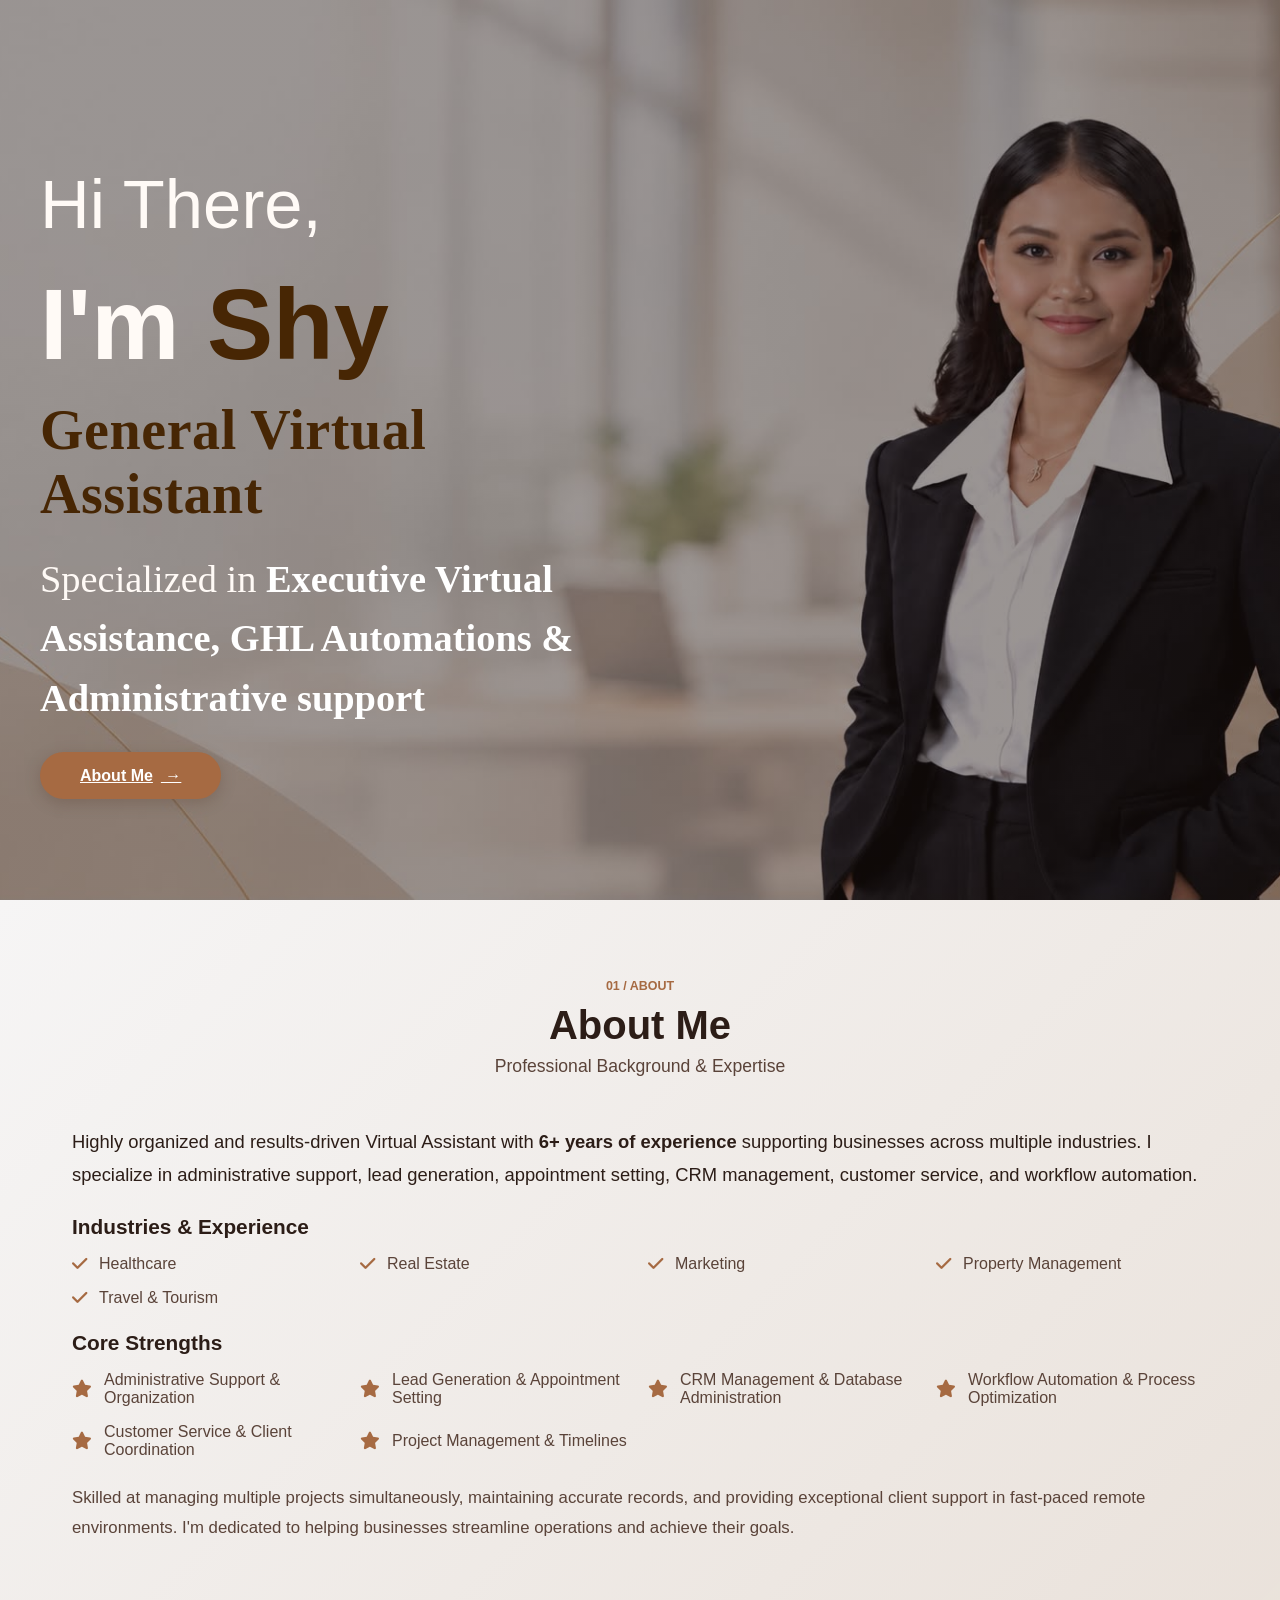
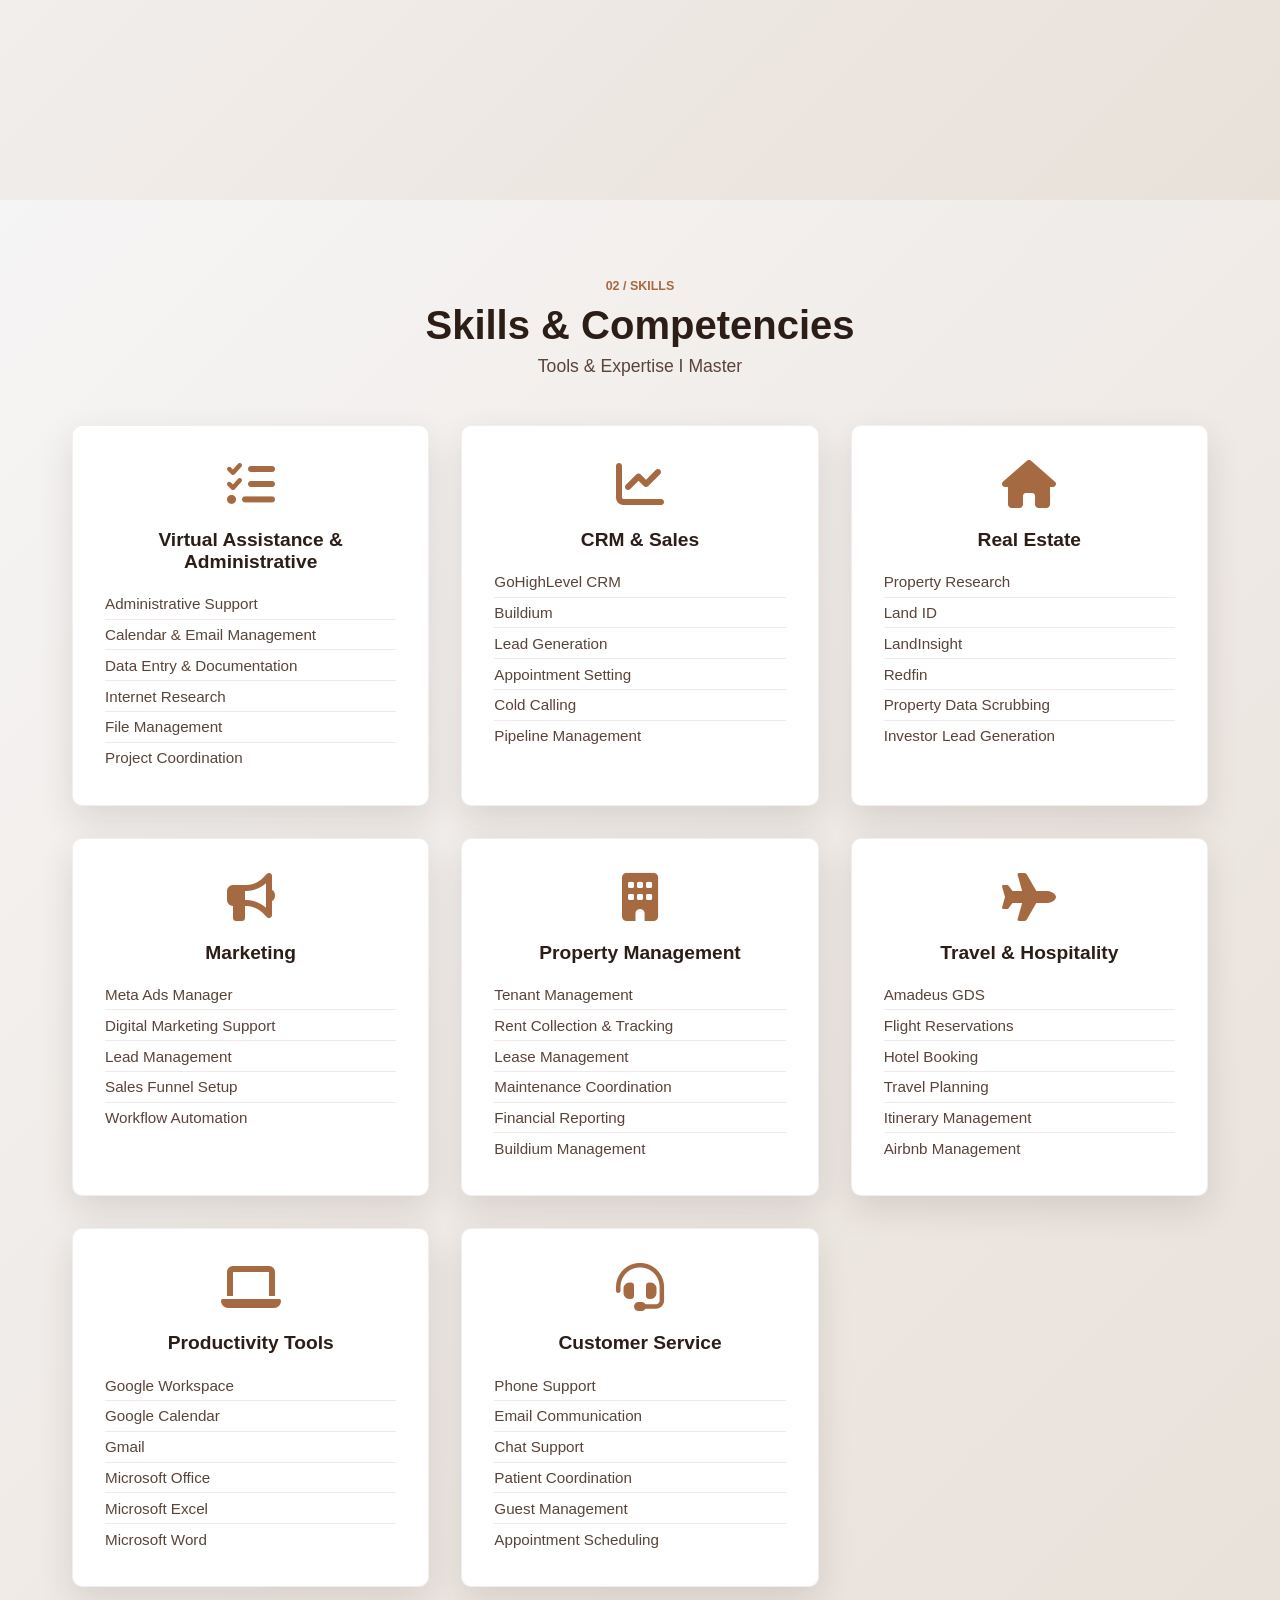
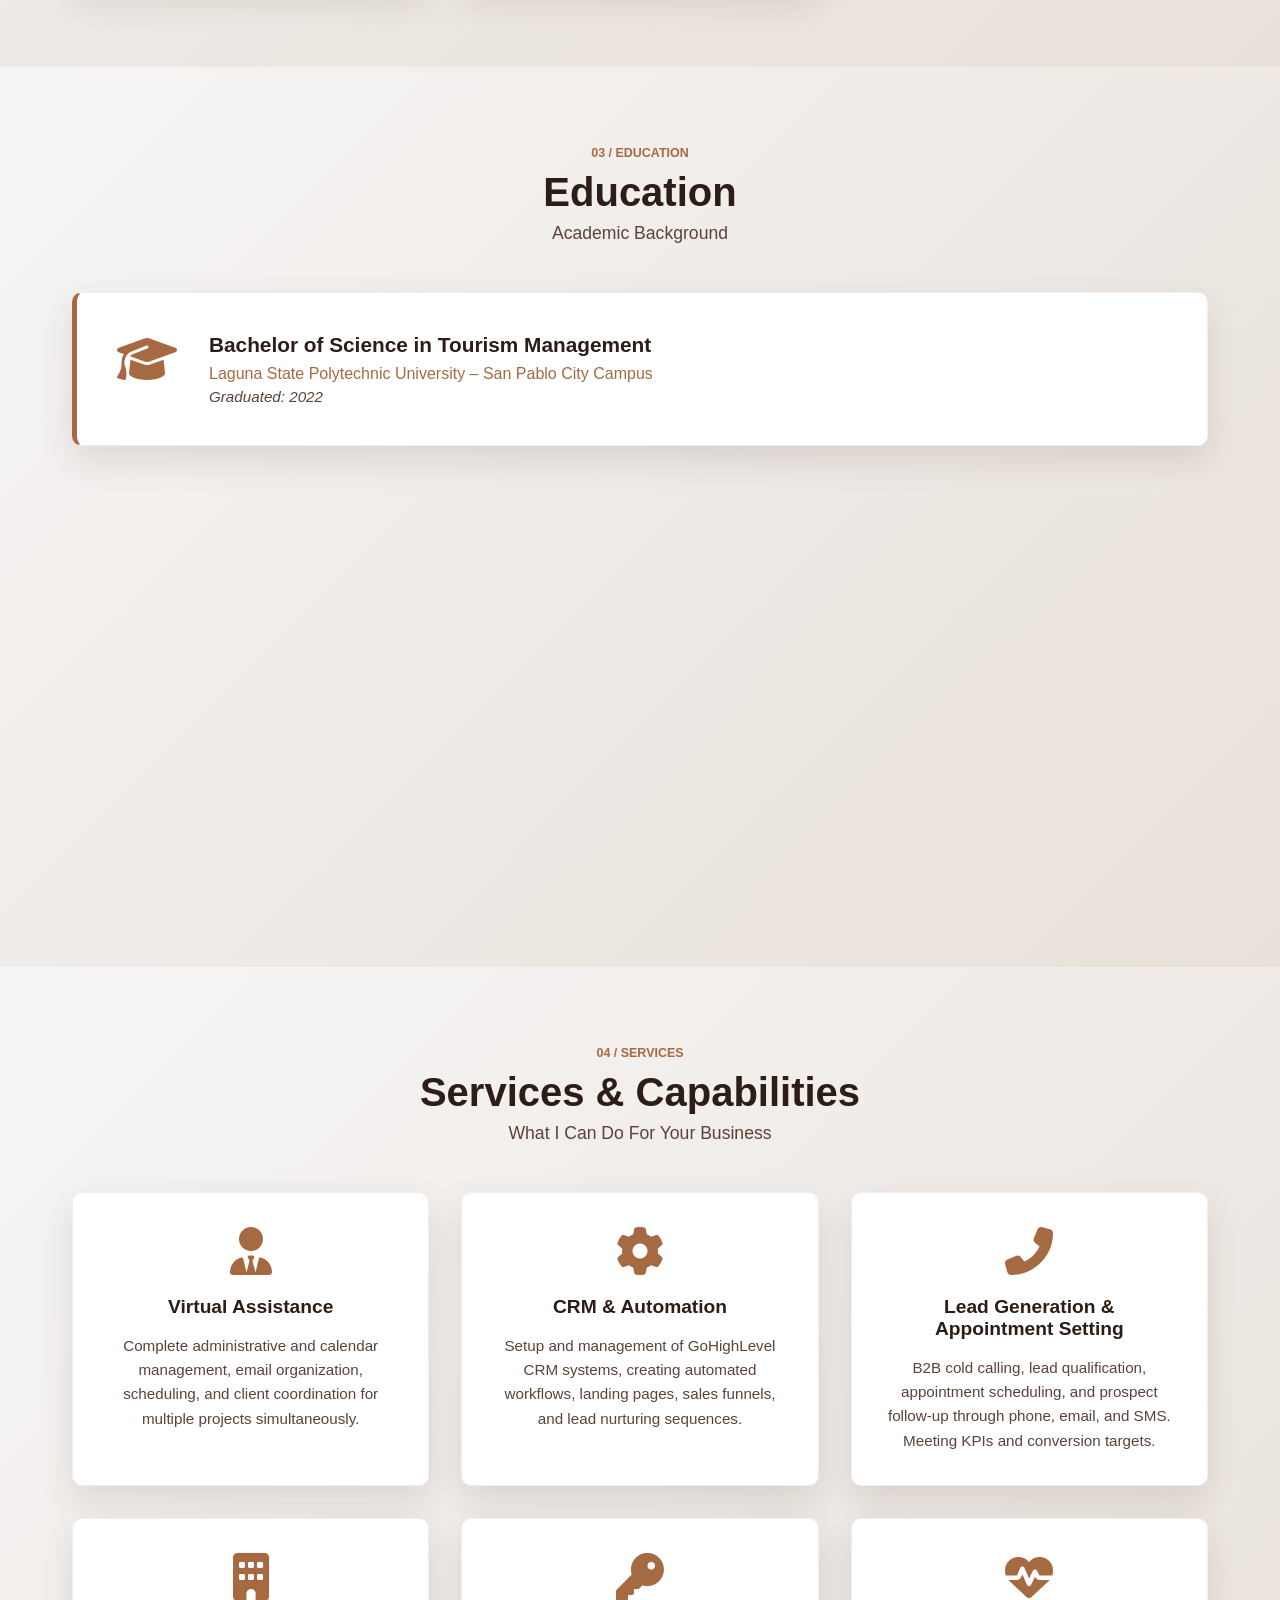
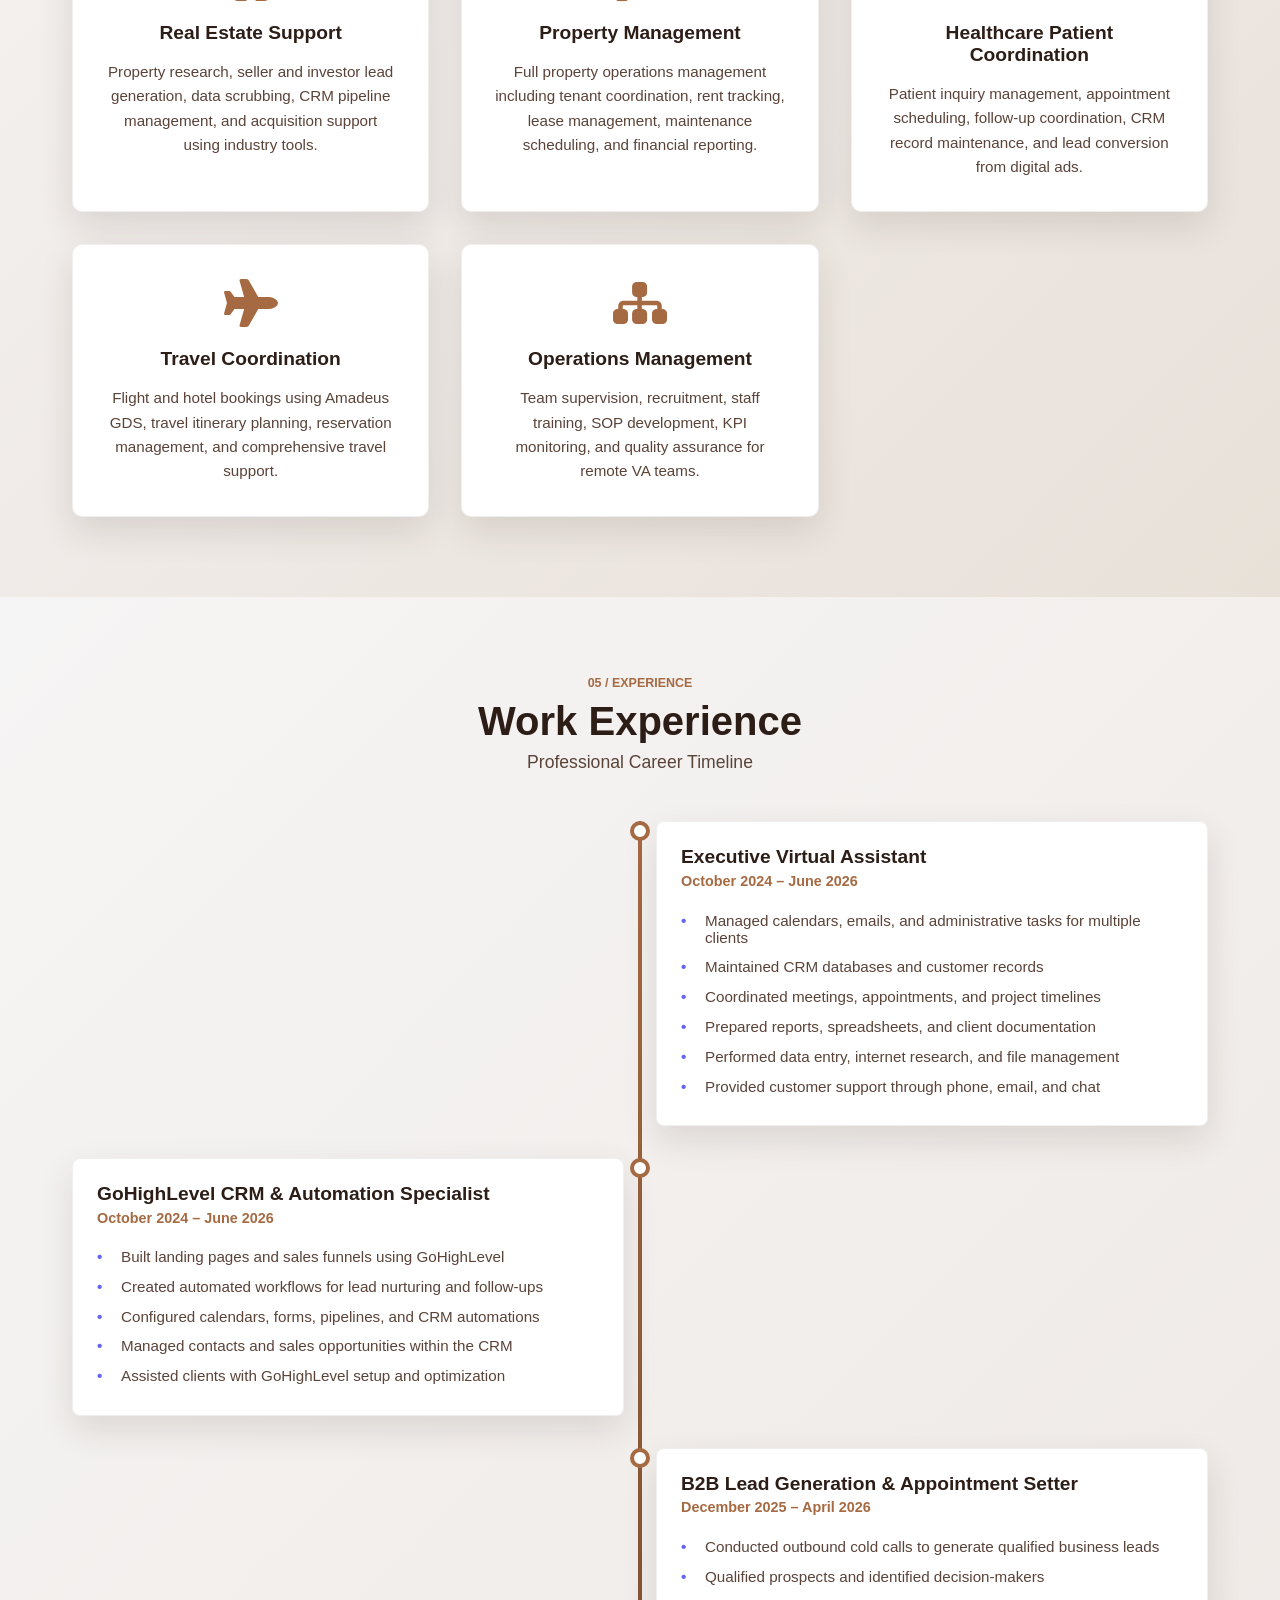
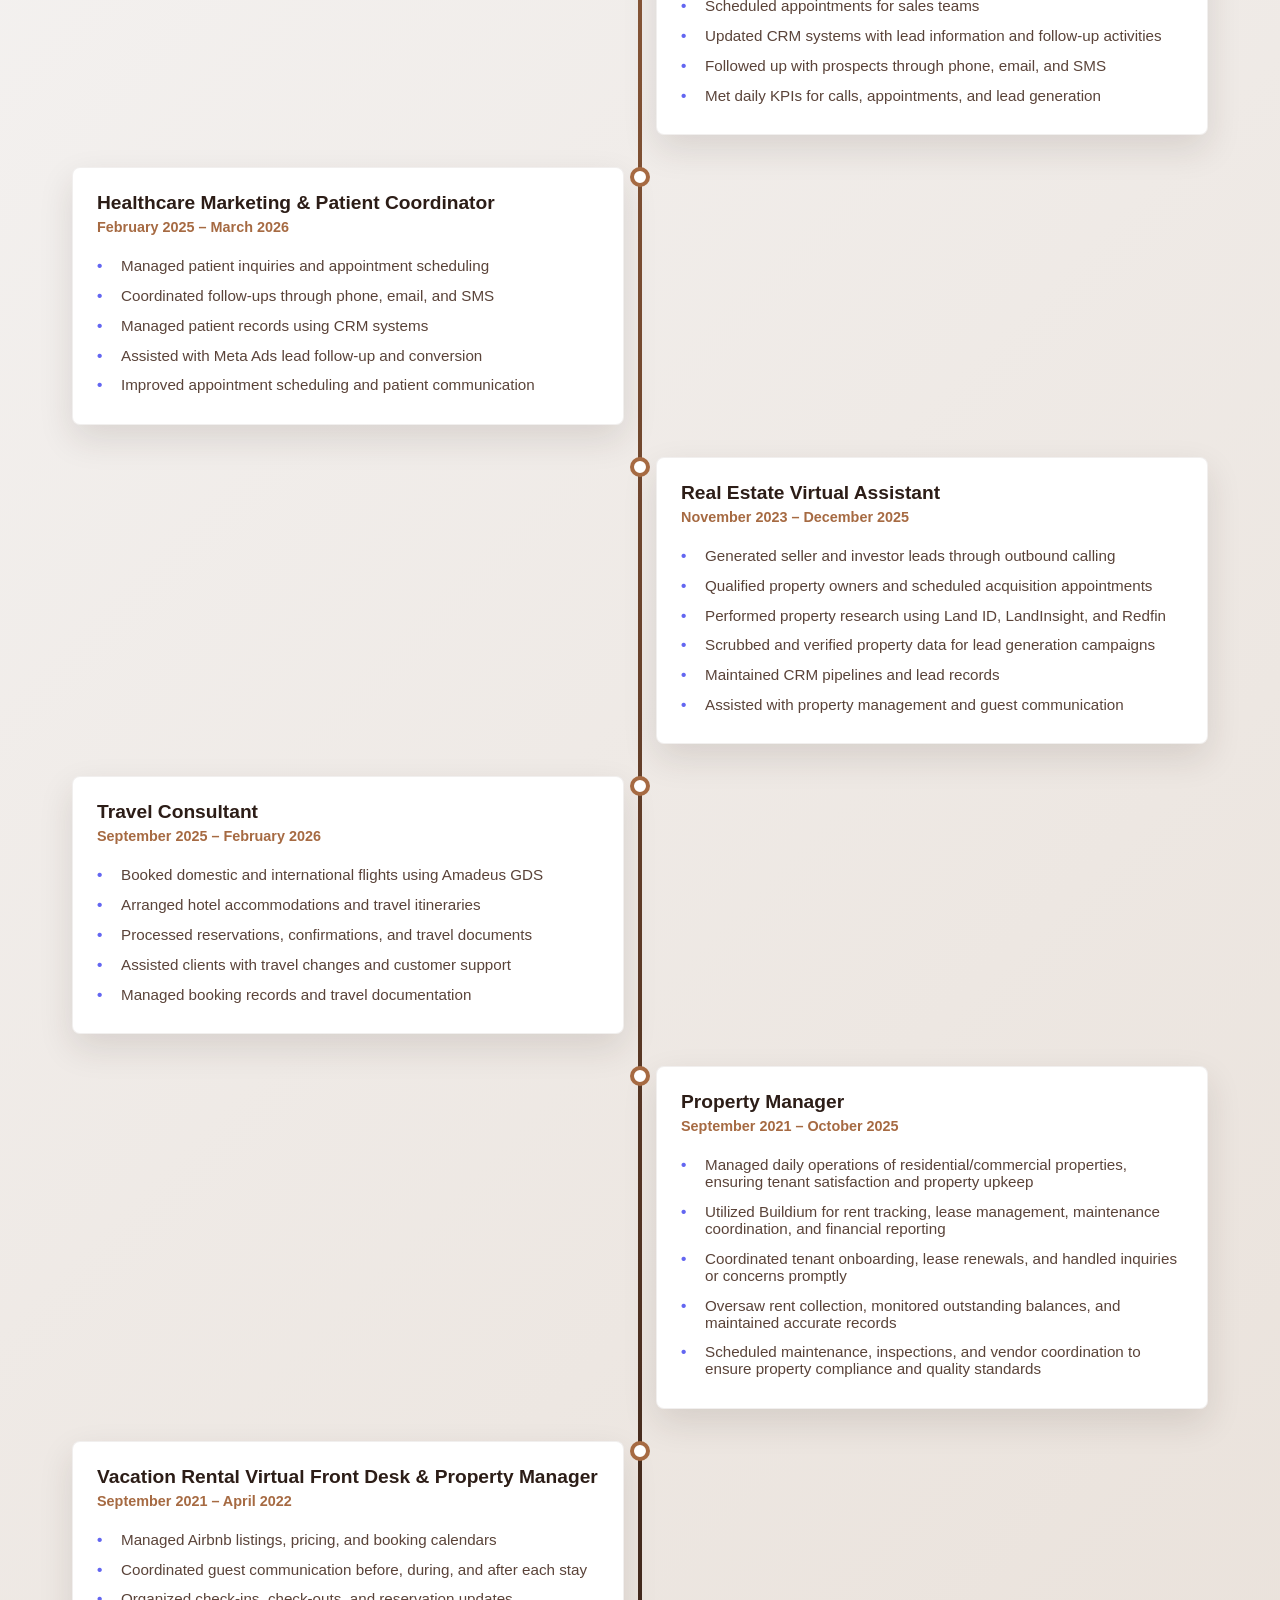
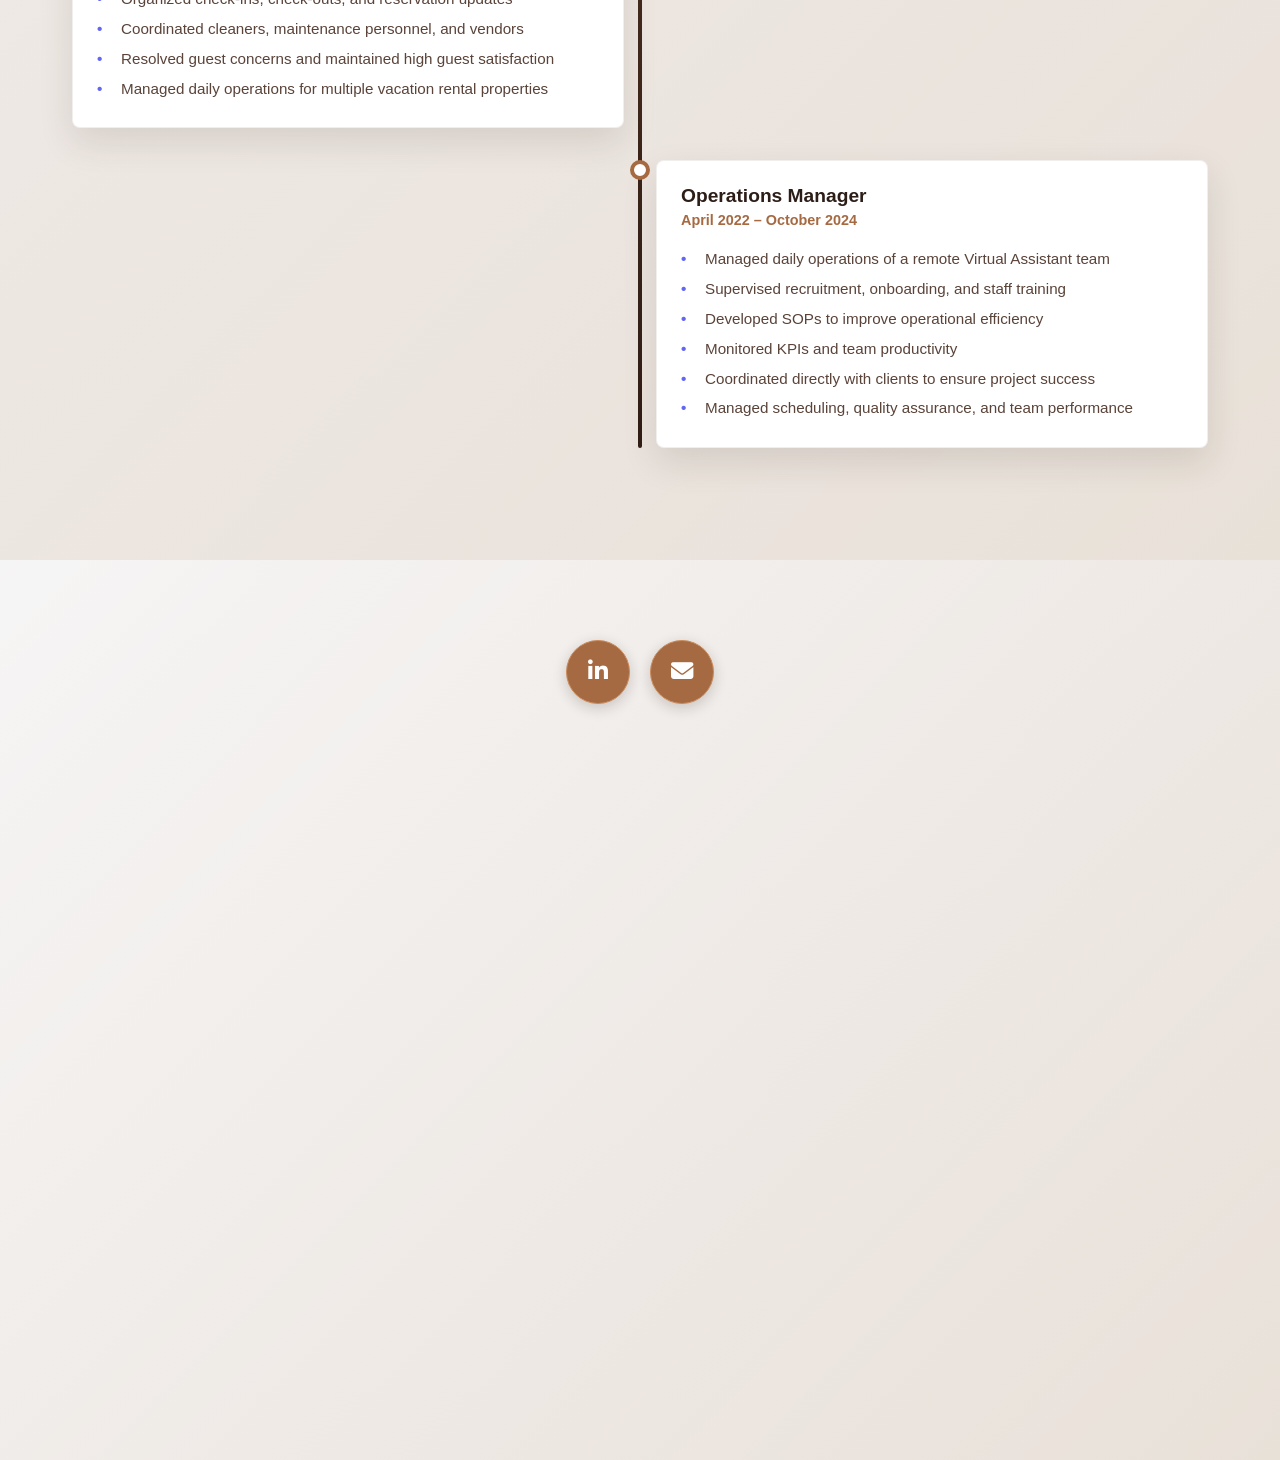
<file: experience.html>
<!DOCTYPE html>
<html lang="en">
<head>
    <meta charset="UTF-8">
    <meta name="viewport" content="width=device-width, initial-scale=1.0">
    <title>Experience - Shayna Mae E. Del Valle</title>
    <meta http-equiv="refresh" content="0; url=index.html?from=experience">
    <script>window.location.replace('index.html?from=experience&t=' + Date.now());</script>
    <link rel="stylesheet" href="home.css">
    <link rel="stylesheet" href="https://cdnjs.cloudflare.com/ajax/libs/font-awesome/6.4.0/css/all.min.css">
</head>
<body>
    <!-- Background Pattern -->
    <div class="background-pattern"></div>

    <!-- Navigation Bar -->
    <nav class="navbar">
        <div class="nav-container">
            <div class="nav-logo">
                <i class="fas fa-briefcase"></i> Shayna Mae Del Valle
            </div>
            <ul class="nav-menu">
                <li><a href="index.html" class="nav-link">Home</a></li>
                <li><a href="about.html" class="nav-link">About</a></li>
                <li><a href="skills.html" class="nav-link">Skills</a></li>
                <li><a href="education.html" class="nav-link">Education</a></li>
                <li><a href="work.html" class="nav-link">Work</a></li>
                <li><a href="experience.html" class="nav-link active">Experience</a></li>
                <li><a href="contact.html" class="nav-link">Contact</a></li>
            </ul>
        </div>
    </nav>

    <!-- ===== EXPERIENCE SECTION ===== -->
    <section class="experience page-section">
        <div class="container">
            <div class="section-header">
                <h2>Work Experience</h2>
                <p class="section-subtitle">Professional Career Timeline</p>
            </div>

            <div class="timeline">
                <div class="timeline-item">
                    <div class="timeline-marker"></div>
                    <div class="timeline-content">
                        <h3>Executive Virtual Assistant</h3>
                        <p class="timeline-date">October 2024 – June 2026</p>
                        <ul>
                            <li>Managed calendars, emails, and administrative tasks for multiple clients</li>
                            <li>Maintained CRM databases and customer records</li>
                            <li>Coordinated meetings, appointments, and project timelines</li>
                            <li>Prepared reports, spreadsheets, and client documentation</li>
                            <li>Performed data entry, internet research, and file management</li>
                            <li>Provided customer support through phone, email, and chat</li>
                        </ul>
                    </div>
                </div>

                <div class="timeline-item">
                    <div class="timeline-marker"></div>
                    <div class="timeline-content">
                        <h3>GoHighLevel CRM & Automation Specialist</h3>
                        <p class="timeline-date">October 2024 – June 2026</p>
                        <ul>
                            <li>Built landing pages and sales funnels using GoHighLevel</li>
                            <li>Created automated workflows for lead nurturing and follow-ups</li>
                            <li>Configured calendars, forms, pipelines, and CRM automations</li>
                            <li>Managed contacts and sales opportunities within the CRM</li>
                            <li>Assisted clients with GoHighLevel setup and optimization</li>
                        </ul>
                    </div>
                </div>

                <div class="timeline-item">
                    <div class="timeline-marker"></div>
                    <div class="timeline-content">
                        <h3>B2B Lead Generation & Appointment Setter</h3>
                        <p class="timeline-date">December 2025 – April 2026</p>
                        <ul>
                            <li>Conducted outbound cold calls to generate qualified business leads</li>
                            <li>Qualified prospects and identified decision-makers</li>
                            <li>Scheduled appointments for sales teams</li>
                            <li>Updated CRM systems with lead information and follow-up activities</li>
                            <li>Followed up with prospects through phone, email, and SMS</li>
                            <li>Met daily KPIs for calls, appointments, and lead generation</li>
                        </ul>
                    </div>
                </div>

                <div class="timeline-item">
                    <div class="timeline-marker"></div>
                    <div class="timeline-content">
                        <h3>Healthcare Marketing & Patient Coordinator</h3>
                        <p class="timeline-date">February 2025 – March 2026</p>
                        <ul>
                            <li>Managed patient inquiries and appointment scheduling</li>
                            <li>Coordinated follow-ups through phone, email, and SMS</li>
                            <li>Managed patient records using CRM systems</li>
                            <li>Assisted with Meta Ads lead follow-up and conversion</li>
                            <li>Improved appointment scheduling and patient communication</li>
                        </ul>
                    </div>
                </div>

                <div class="timeline-item">
                    <div class="timeline-marker"></div>
                    <div class="timeline-content">
                        <h3>Real Estate Virtual Assistant</h3>
                        <p class="timeline-date">November 2023 – December 2025</p>
                        <ul>
                            <li>Generated seller and investor leads through outbound calling</li>
                            <li>Qualified property owners and scheduled acquisition appointments</li>
                            <li>Performed property research using Land ID, LandInsight, and Redfin</li>
                            <li>Scrubbed and verified property data for lead generation campaigns</li>
                            <li>Maintained CRM pipelines and lead records</li>
                            <li>Assisted with property management and guest communication</li>
                        </ul>
                    </div>
                </div>

                <div class="timeline-item">
                    <div class="timeline-marker"></div>
                    <div class="timeline-content">
                        <h3>Travel Consultant</h3>
                        <p class="timeline-date">September 2025 – February 2026</p>
                        <ul>
                            <li>Booked domestic and international flights using Amadeus GDS</li>
                            <li>Arranged hotel accommodations and travel itineraries</li>
                            <li>Processed reservations, confirmations, and travel documents</li>
                            <li>Assisted clients with travel changes and customer support</li>
                            <li>Managed booking records and travel documentation</li>
                        </ul>
                    </div>
                </div>

                <div class="timeline-item">
                    <div class="timeline-marker"></div>
                    <div class="timeline-content">
                        <h3>Property Manager</h3>
                        <p class="timeline-date">September 2021 – October 2025</p>
                        <ul>
                            <li>Managed daily operations of residential/commercial properties, ensuring tenant satisfaction and property upkeep</li>
                            <li>Utilized Buildium for rent tracking, lease management, maintenance coordination, and financial reporting</li>
                            <li>Coordinated tenant onboarding, lease renewals, and handled inquiries or concerns promptly</li>
                            <li>Oversaw rent collection, monitored outstanding balances, and maintained accurate records</li>
                            <li>Scheduled maintenance, inspections, and vendor coordination to ensure property compliance and quality standards</li>
                        </ul>
                    </div>
                </div>

                <div class="timeline-item">
                    <div class="timeline-marker"></div>
                    <div class="timeline-content">
                        <h3>Vacation Rental Virtual Front Desk & Property Manager</h3>
                        <p class="timeline-date">September 2021 – April 2022</p>
                        <ul>
                            <li>Managed Airbnb listings, pricing, and booking calendars</li>
                            <li>Coordinated guest communication before, during, and after each stay</li>
                            <li>Organized check-ins, check-outs, and reservation updates</li>
                            <li>Coordinated cleaners, maintenance personnel, and vendors</li>
                            <li>Resolved guest concerns and maintained high guest satisfaction</li>
                            <li>Managed daily operations for multiple vacation rental properties</li>
                        </ul>
                    </div>
                </div>

                <div class="timeline-item">
                    <div class="timeline-marker"></div>
                    <div class="timeline-content">
                        <h3>Operations Manager</h3>
                        <p class="timeline-date">April 2022 – October 2024</p>
                        <ul>
                            <li>Managed daily operations of a remote Virtual Assistant team</li>
                            <li>Supervised recruitment, onboarding, and staff training</li>
                            <li>Developed SOPs to improve operational efficiency</li>
                            <li>Monitored KPIs and team productivity</li>
                            <li>Coordinated directly with clients to ensure project success</li>
                            <li>Managed scheduling, quality assurance, and team performance</li>
                        </ul>
                    </div>
                </div>
            </div>
        </div>
    </section>

    <script>
        // Set active nav link based on current page
        function setActiveNav() {
            const currentPage = window.location.pathname.split('/').pop();
            document.querySelectorAll('.nav-link').forEach(link => {
                link.classList.remove('active');
                if (link.getAttribute('href') === currentPage) {
                    link.classList.add('active');
                }
            });
        }
        setActiveNav();
    </script>
</body>
</html>
</file>
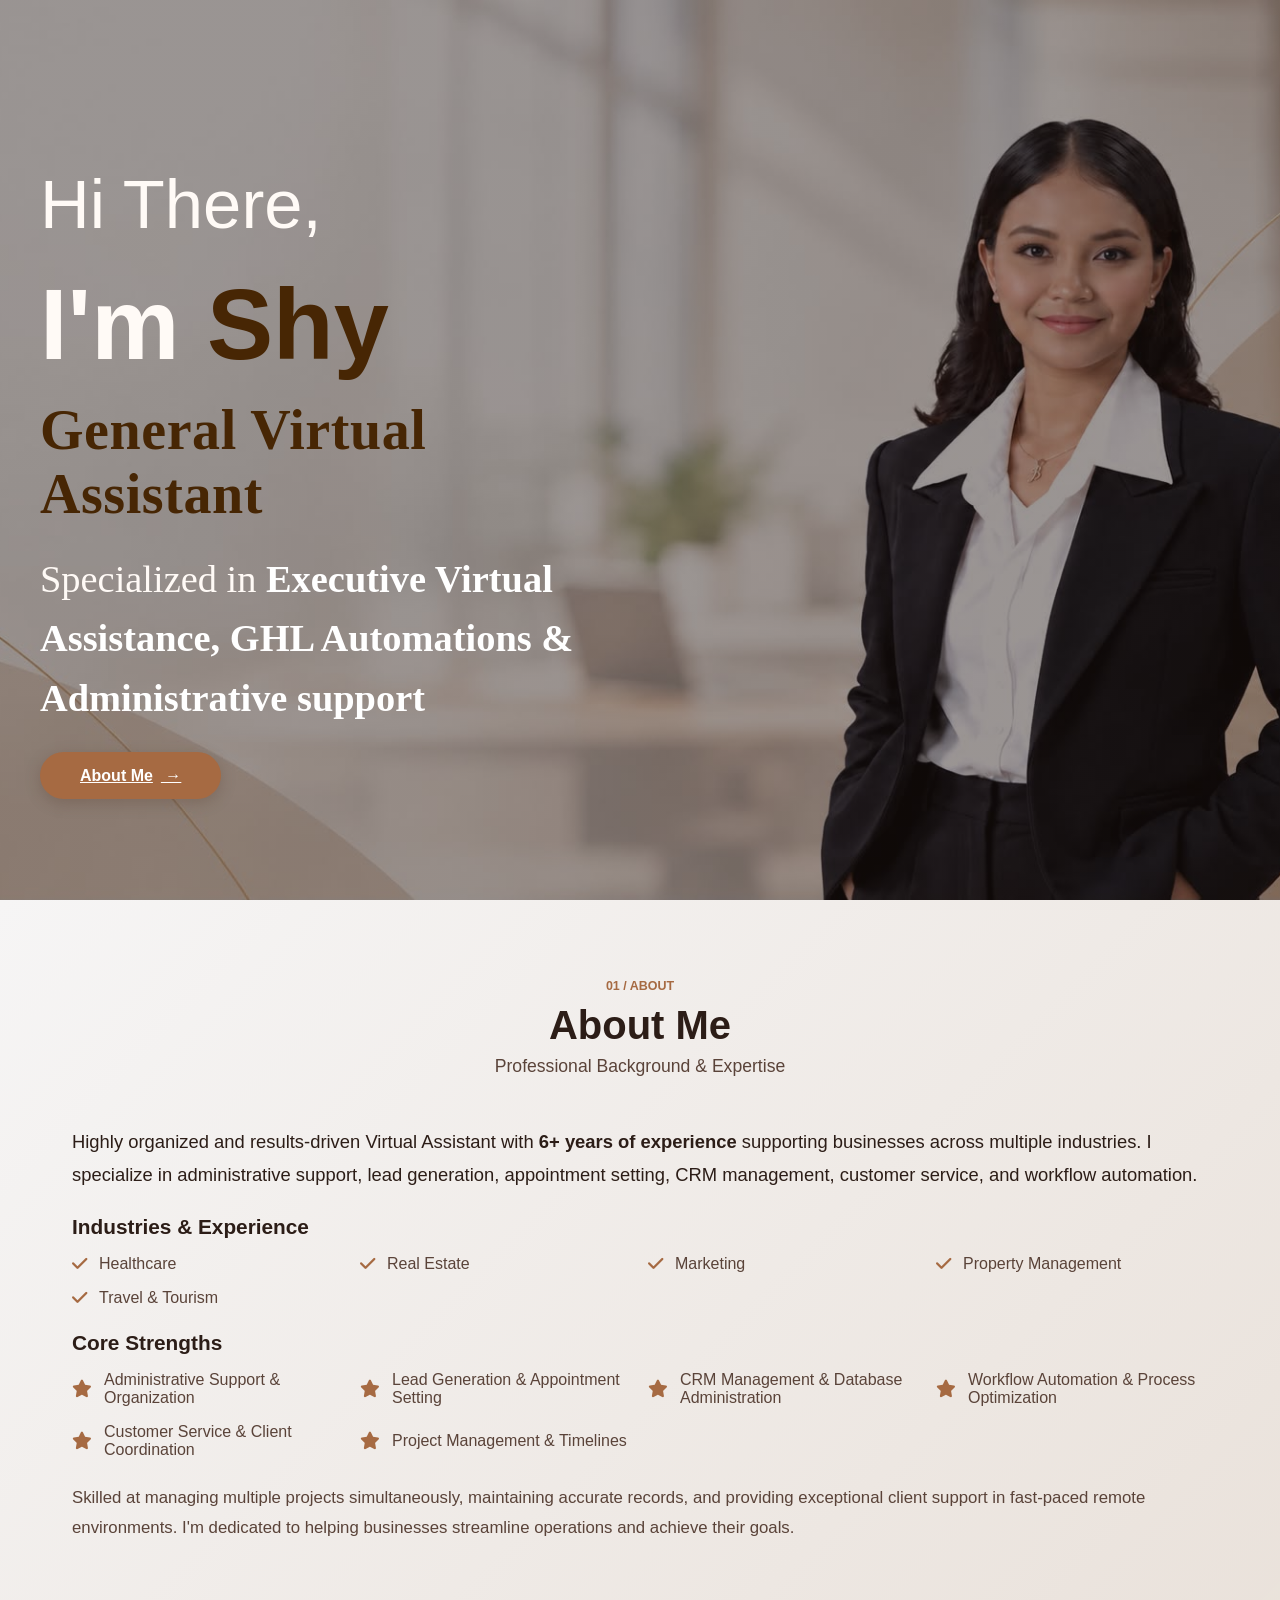
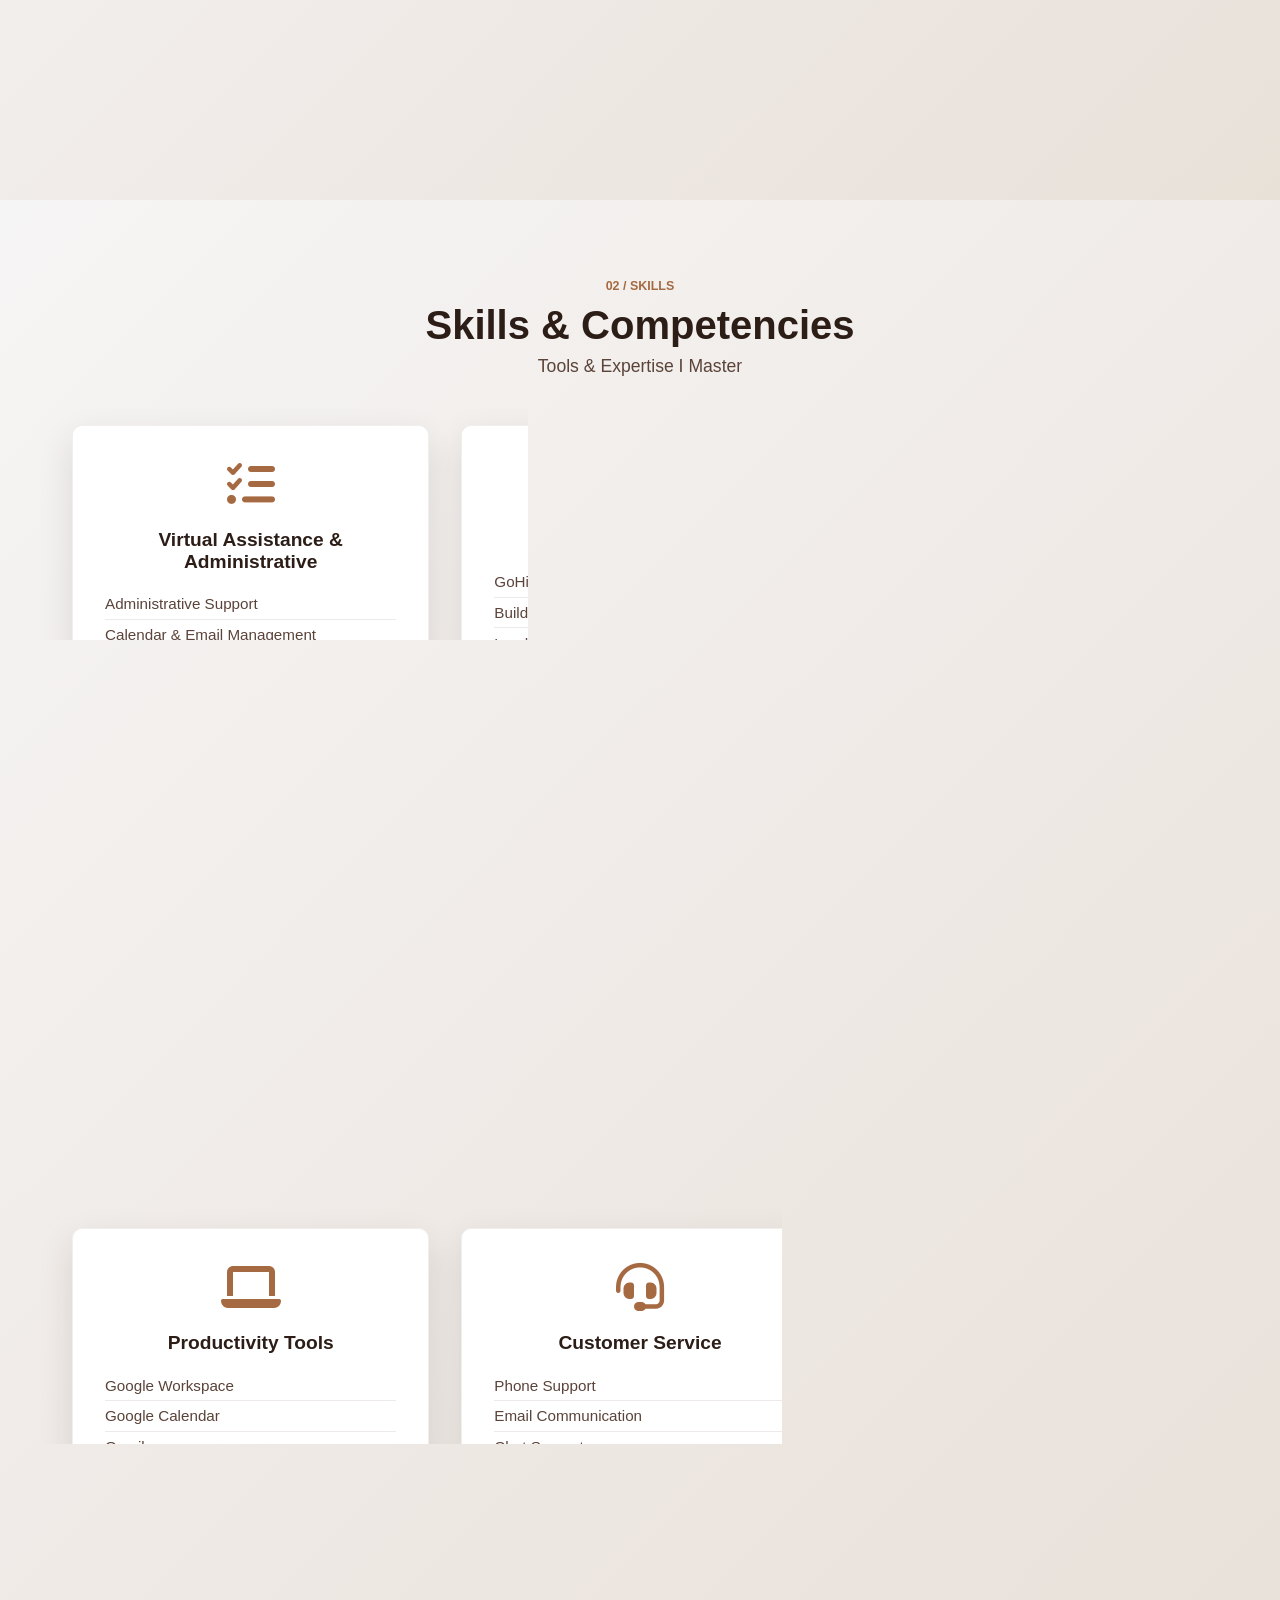
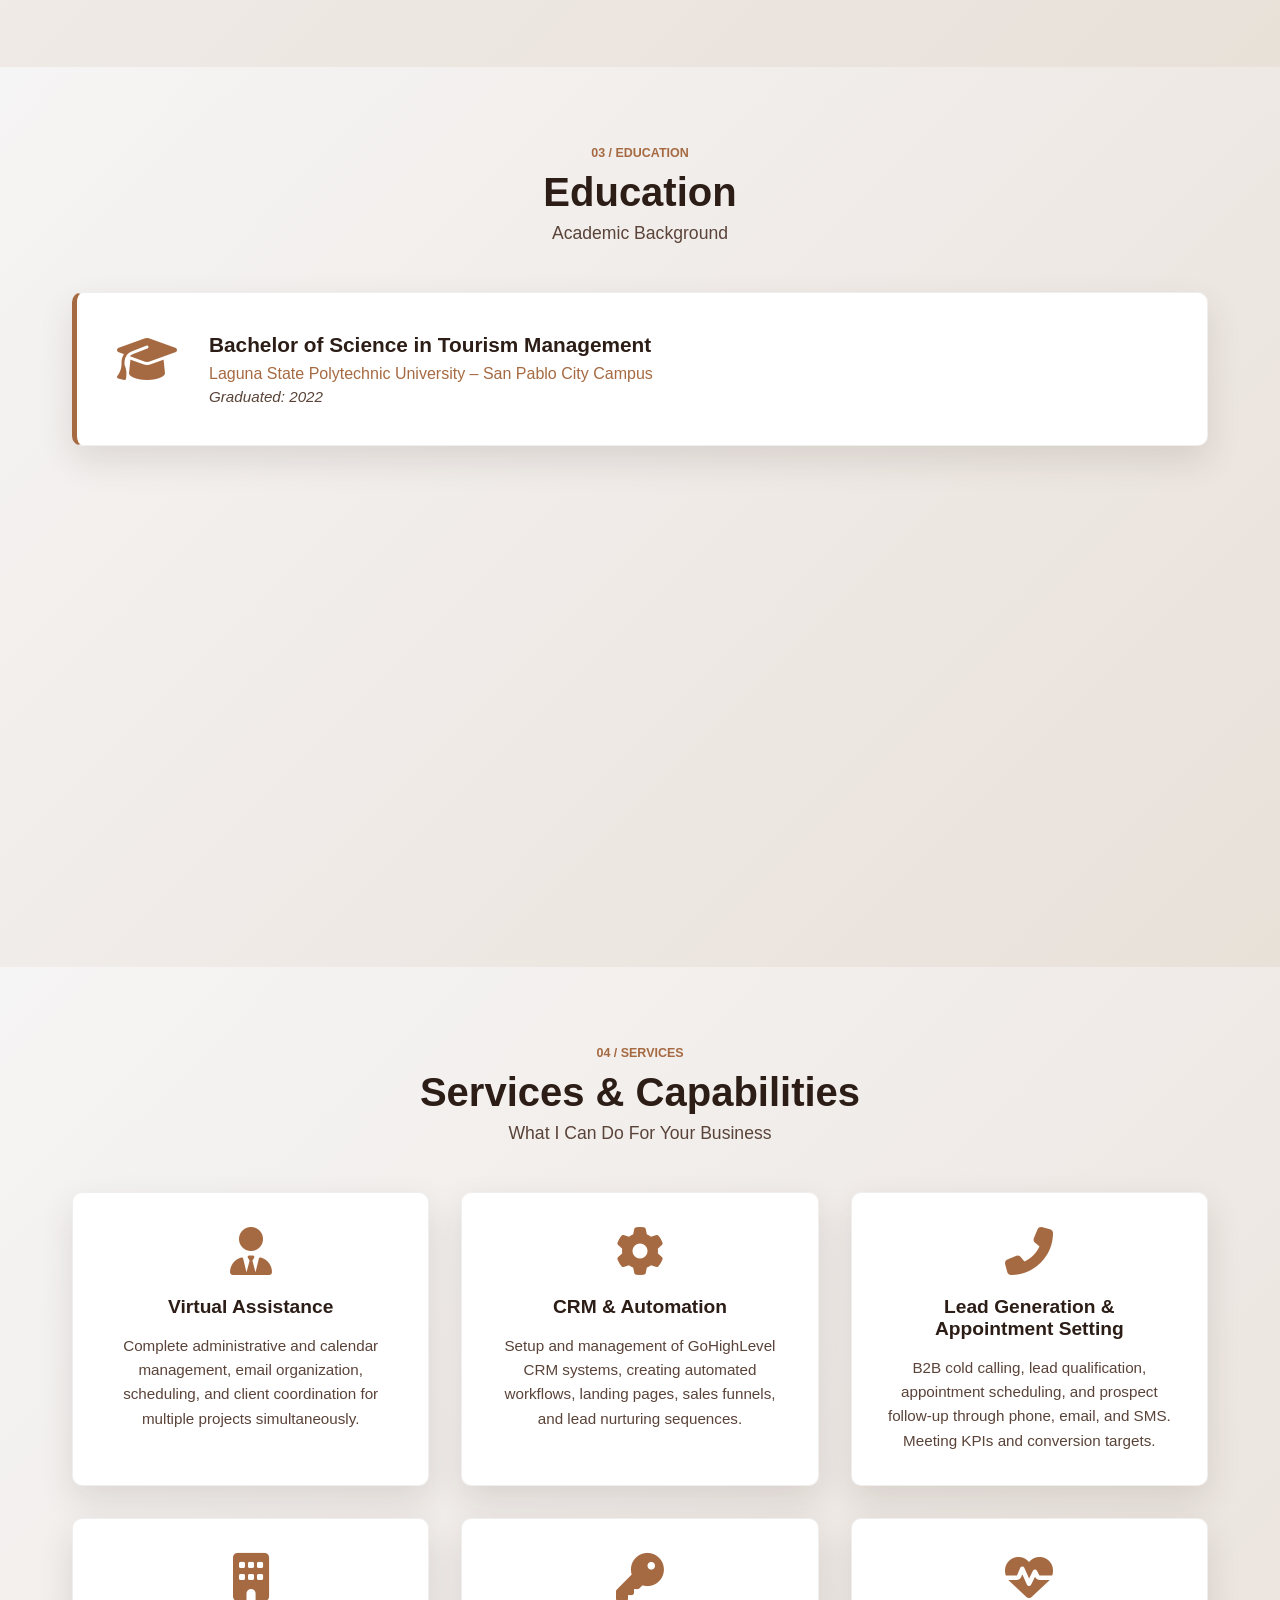
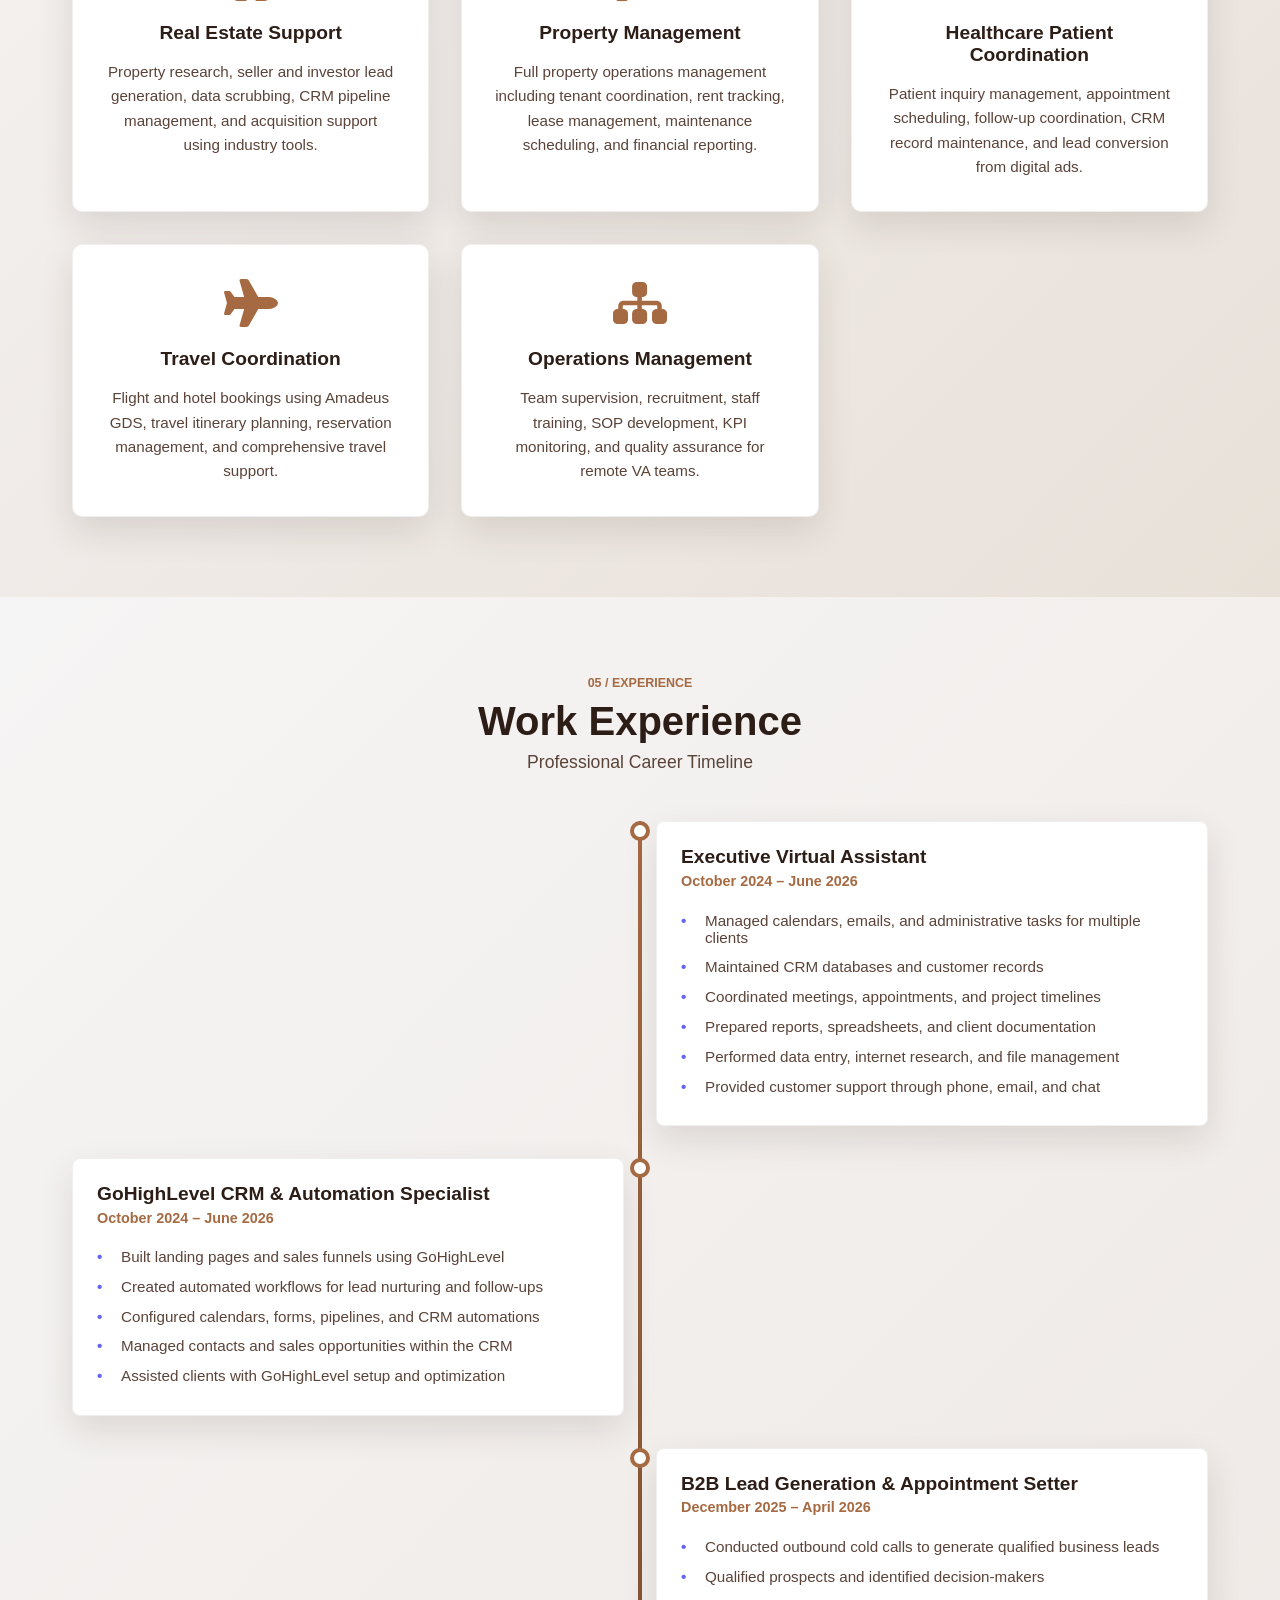
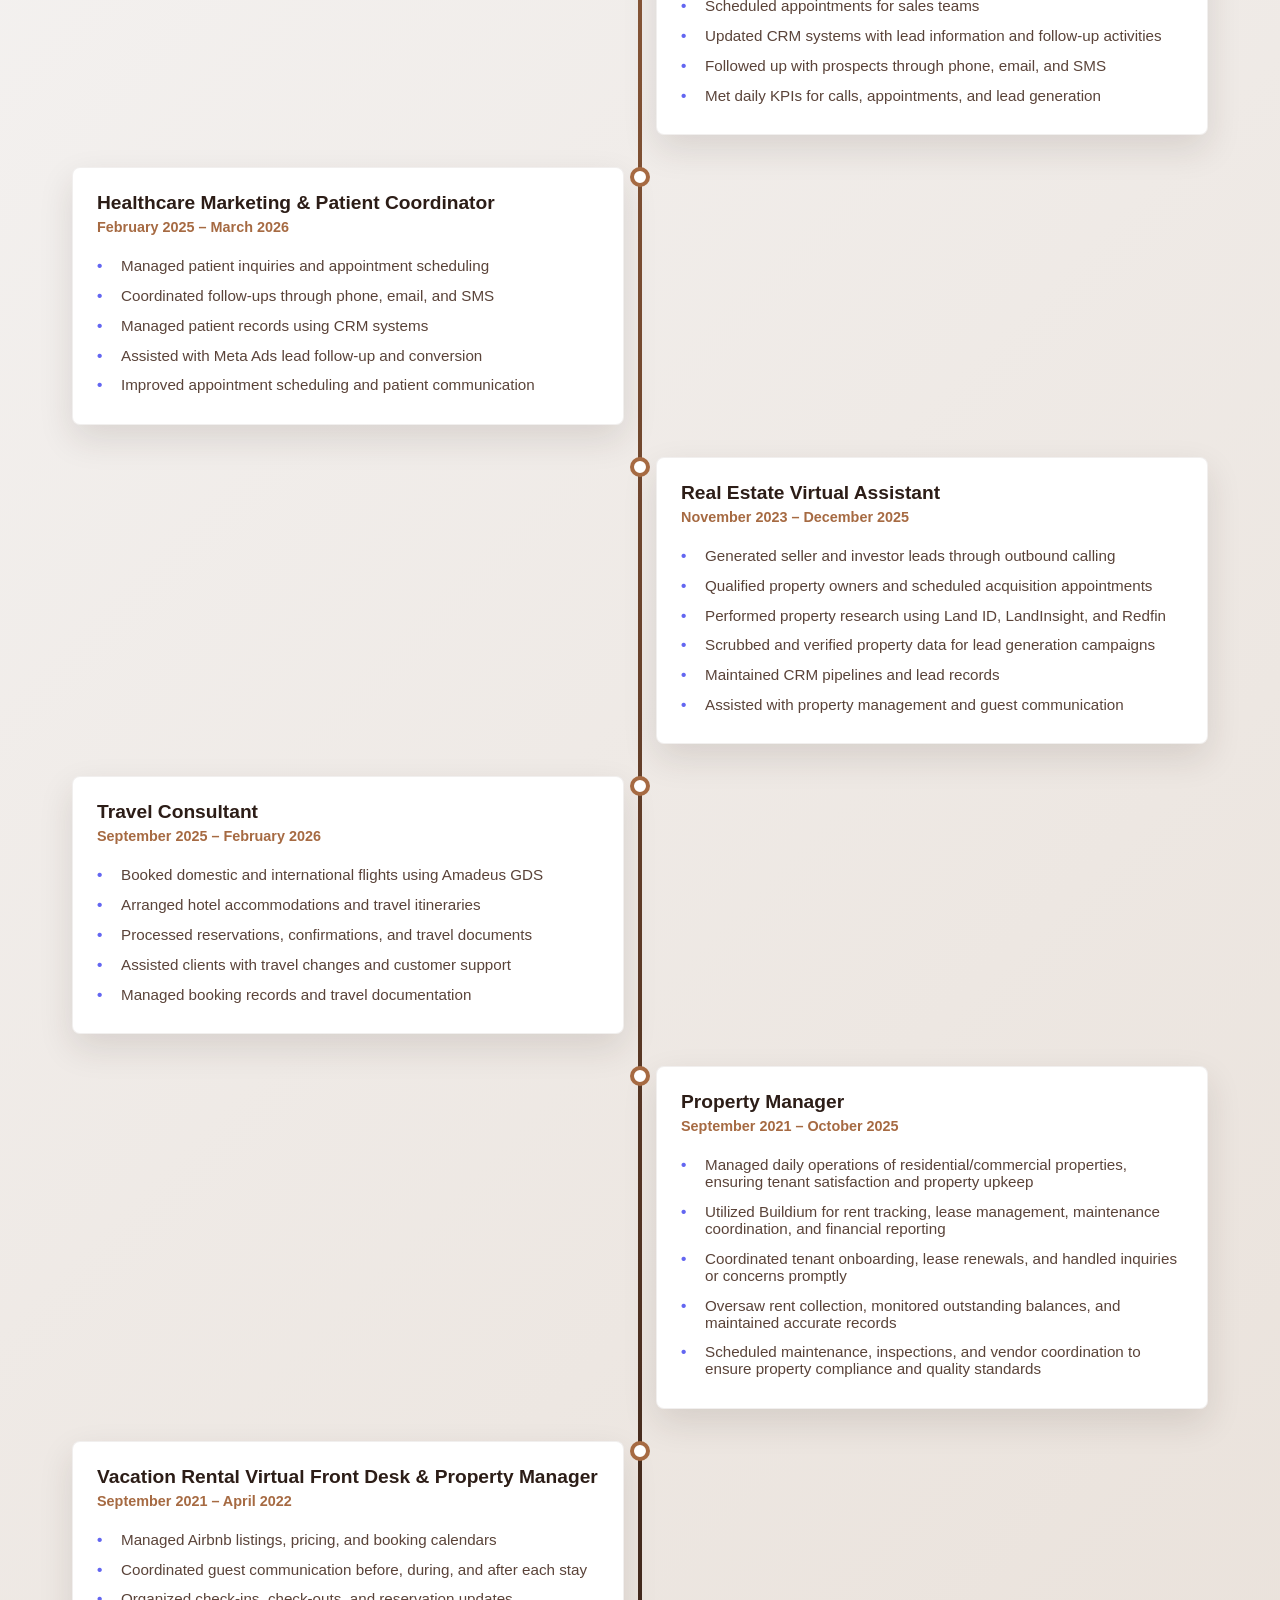
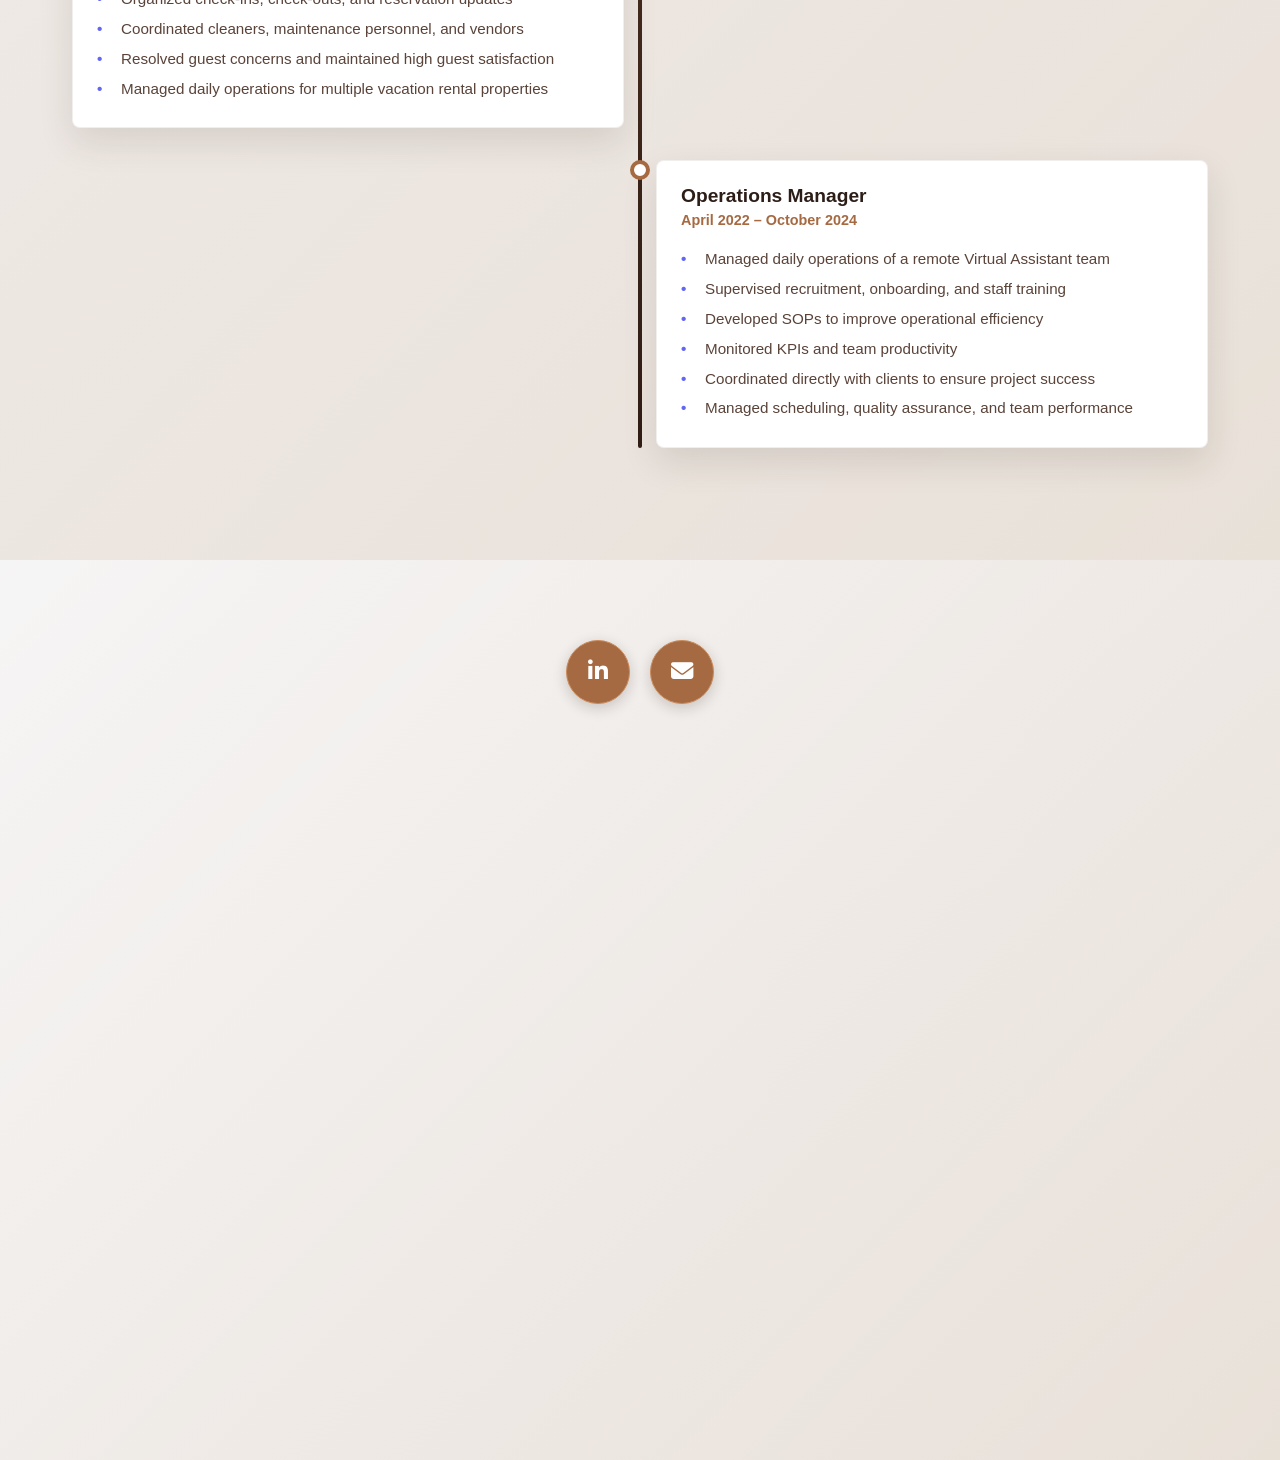
<file: home.html>
<!DOCTYPE html>
<html lang="en">
<head>
    <meta charset="UTF-8">
    <meta name="viewport" content="width=device-width, initial-scale=1.0">
    <title>Executive Virtual Assistant Portfolio</title>
    <meta http-equiv="refresh" content="0; url=index.html?from=home">
    <script>window.location.replace('index.html?from=home&t=' + Date.now());</script>
    <link rel="stylesheet" href="home.css">
    <link rel="stylesheet" href="https://cdnjs.cloudflare.com/ajax/libs/font-awesome/6.4.0/css/all.min.css">
</head>
<body>
    <!-- Navigation Bar -->
    <nav class="navbar">
        <div class="nav-container">
            <div class="nav-logo">
                <i class="fas fa-briefcase" aria-label="Virtual assistant portfolio"></i>
            </div>
            <ul class="nav-menu">
                <li><a href="index.html" class="nav-link active">Home</a></li>
                <li><a href="about.html" class="nav-link">About</a></li>
                <li><a href="skills.html" class="nav-link">Skills</a></li>
                <li><a href="education.html" class="nav-link">Education</a></li>
                <li><a href="work.html" class="nav-link">Work</a></li>
                <li><a href="experience.html" class="nav-link">Experience</a></li>
                <li><a href="contact.html" class="nav-link">Contact</a></li>
            </ul>
        </div>
    </nav>

    <!-- ===== HOME SECTION ===== -->
    <section class="hero" id="home">
        <div class="hero-container">
            <div class="hero-content">
                <h2>Hi There,</h2>
                <h1>I'm <span class="highlight">Shy</span></h1>
                            <h3 class="job-title">General Virtual Assistant</h3>
                <p class="subtitle typing-text">Specialized in Executive Virtual Assistance, GHL Automations and Administrative support</p>
            </div>
            <div class="social-links" aria-label="Contact links">
                <a href="https://www.linkedin.com/in/shaynamaedelValle/" class="social-icon" title="LinkedIn" target="_blank" rel="noopener noreferrer">
                    <i class="fab fa-linkedin-in"></i>
                </a>
                <a href="mailto:delvalleshaynamae@gmail.com" class="social-icon" title="Email">
                    <i class="fas fa-envelope"></i>
                </a>
            </div>
        </div>
    </section>

    <script>
        const typingLines = document.querySelectorAll('.typing-text');

        typingLines.forEach((line, lineIndex) => {
            const message = line.textContent.trim();
            let characterIndex = 0;
            let deleting = false;

            const typeLoop = () => {
                line.textContent = message.slice(0, characterIndex);

                if (!deleting && characterIndex < message.length) {
                    characterIndex += 1;
                    setTimeout(typeLoop, 55);
                    return;
                }

                if (!deleting) {
                    deleting = true;
                    setTimeout(typeLoop, 1800 + lineIndex * 400);
                    return;
                }

                if (characterIndex > 0) {
                    characterIndex -= 1;
                    setTimeout(typeLoop, 30);
                    return;
                }

                deleting = false;
                setTimeout(typeLoop, 500);
            };

            setTimeout(typeLoop, lineIndex * 700);
        });
    </script>
</file>
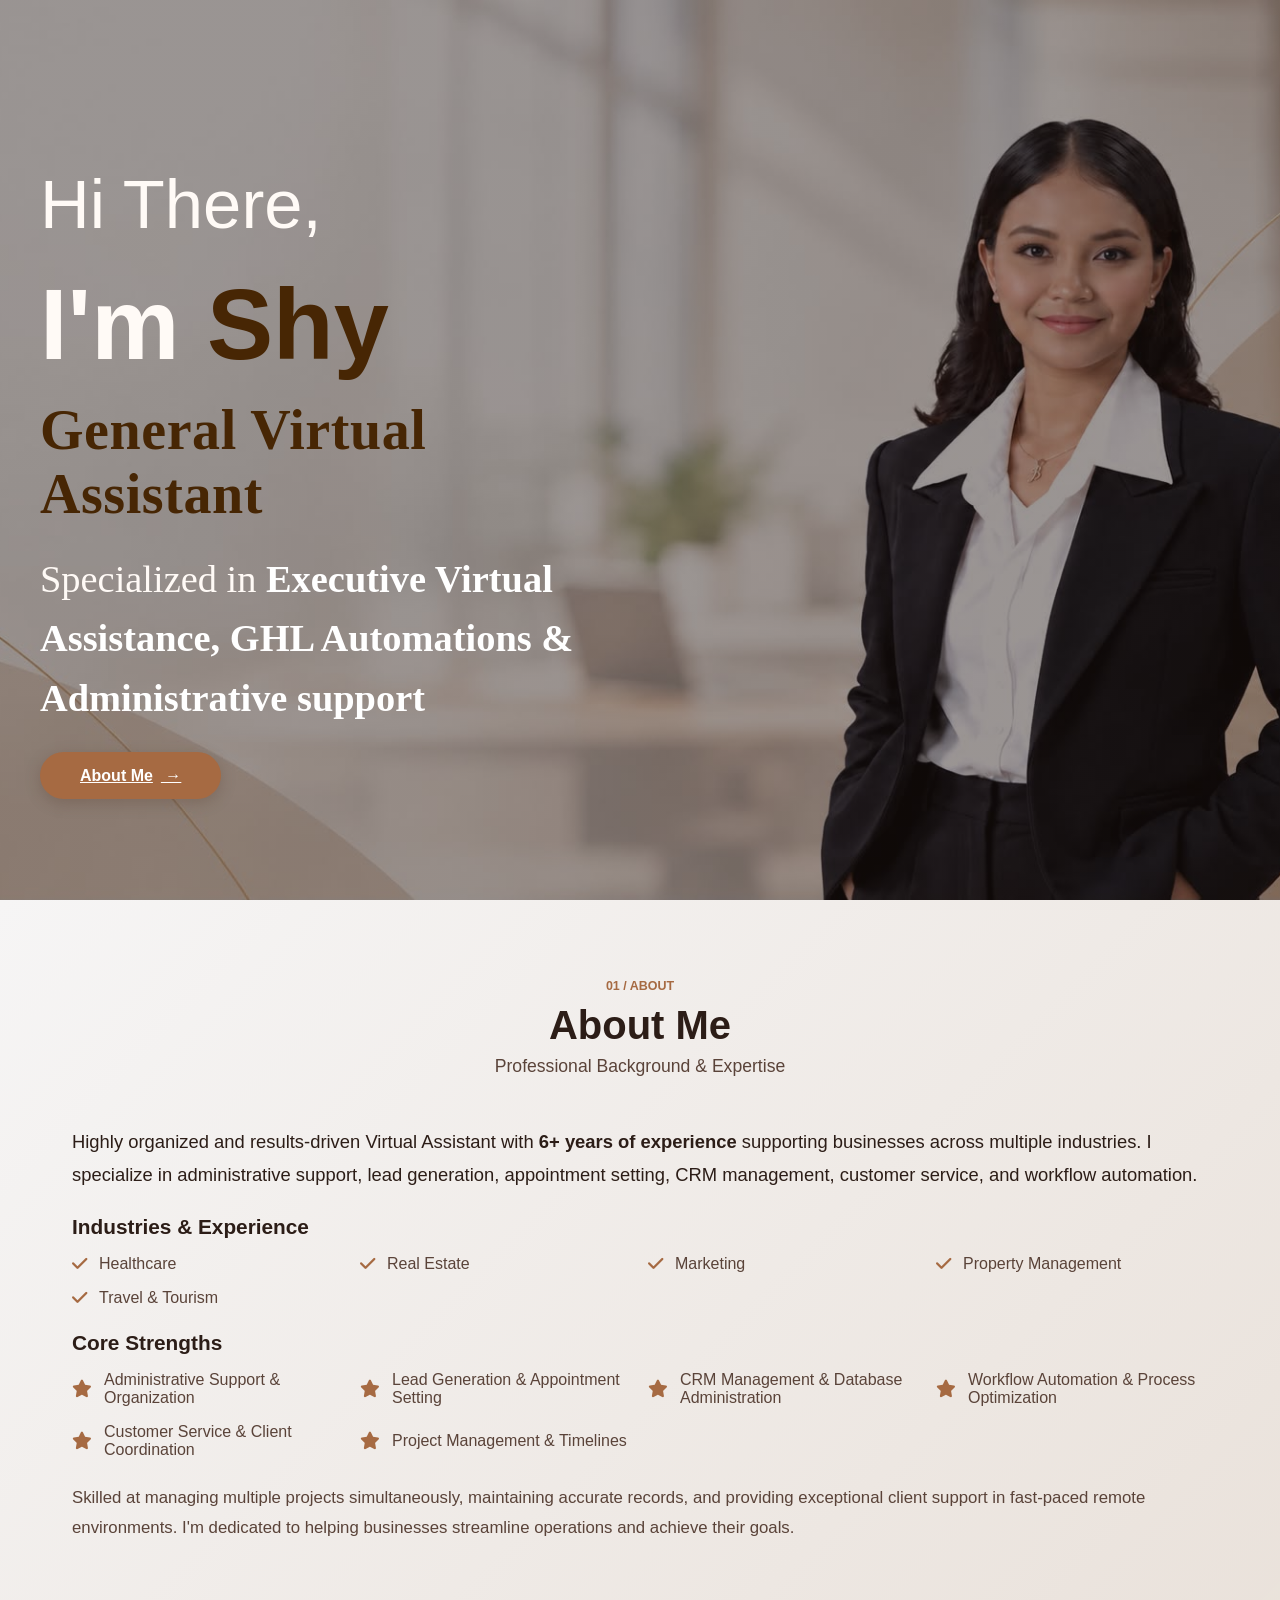
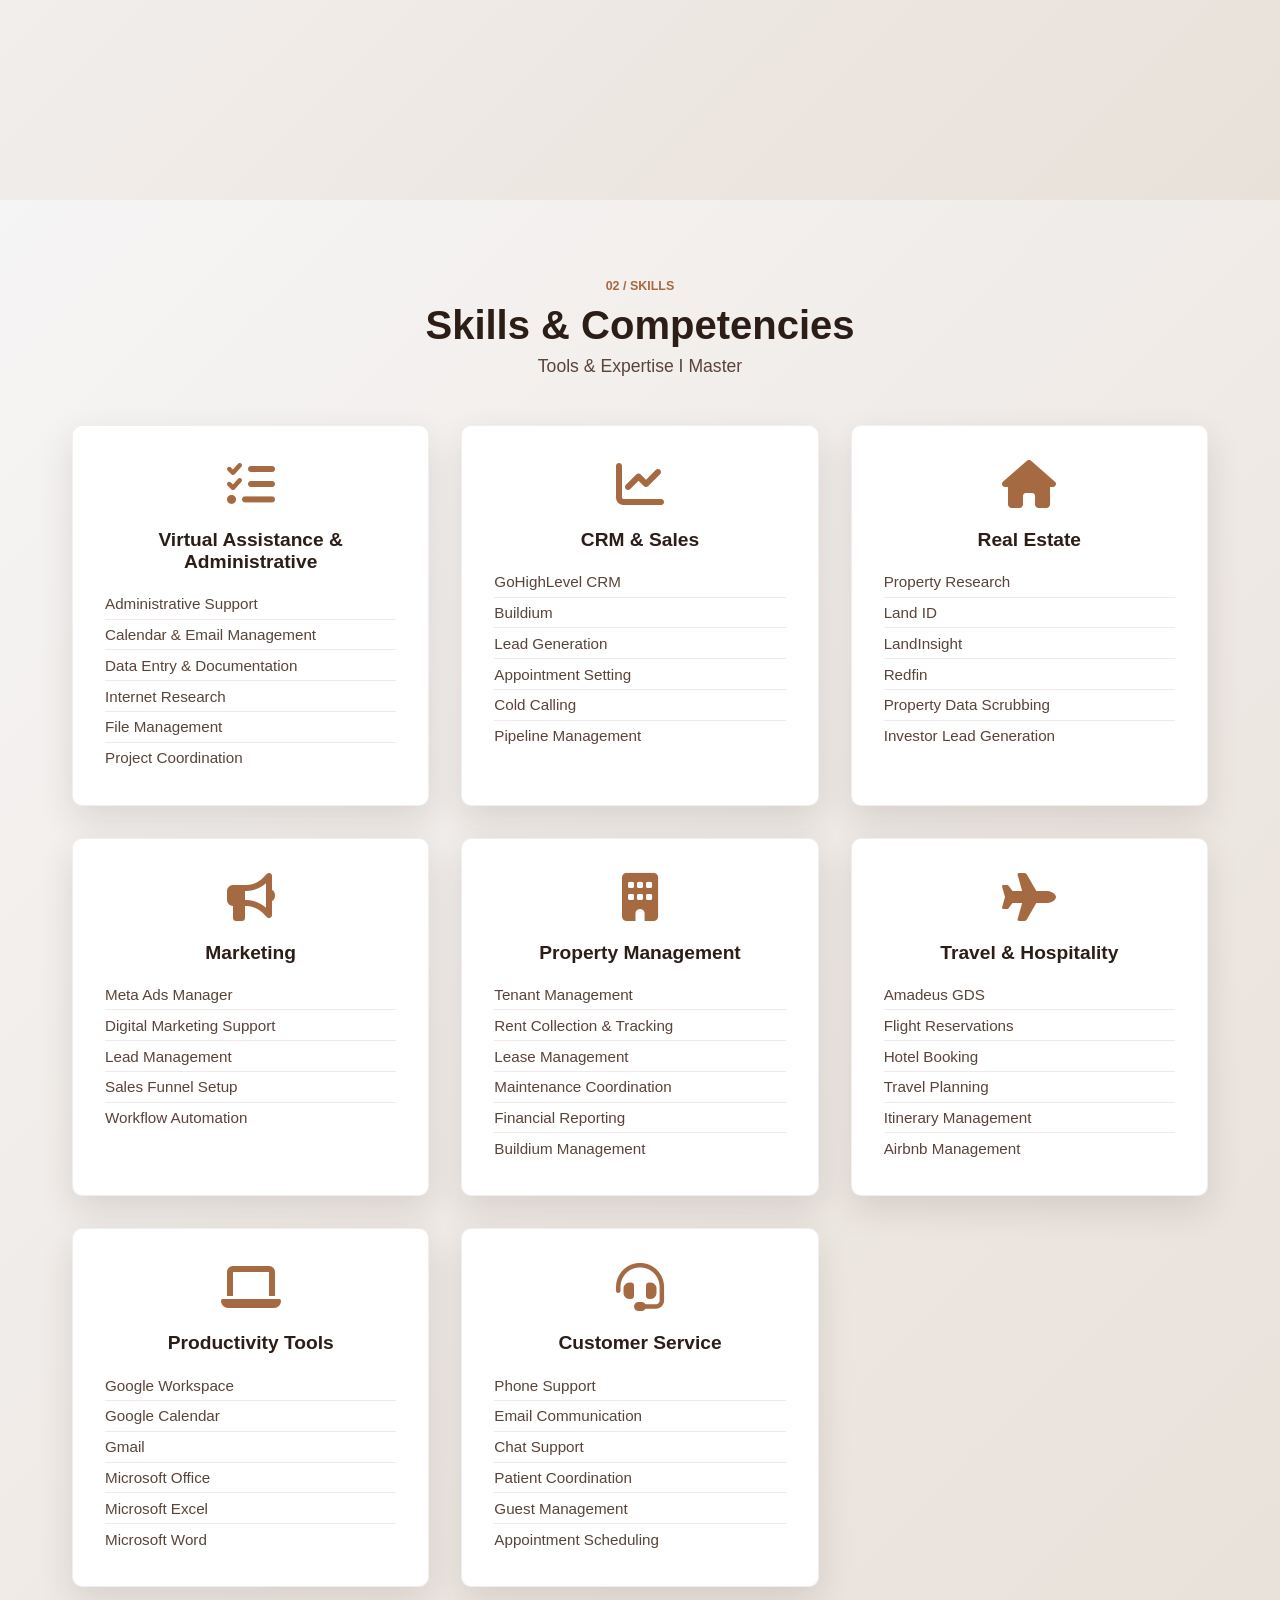
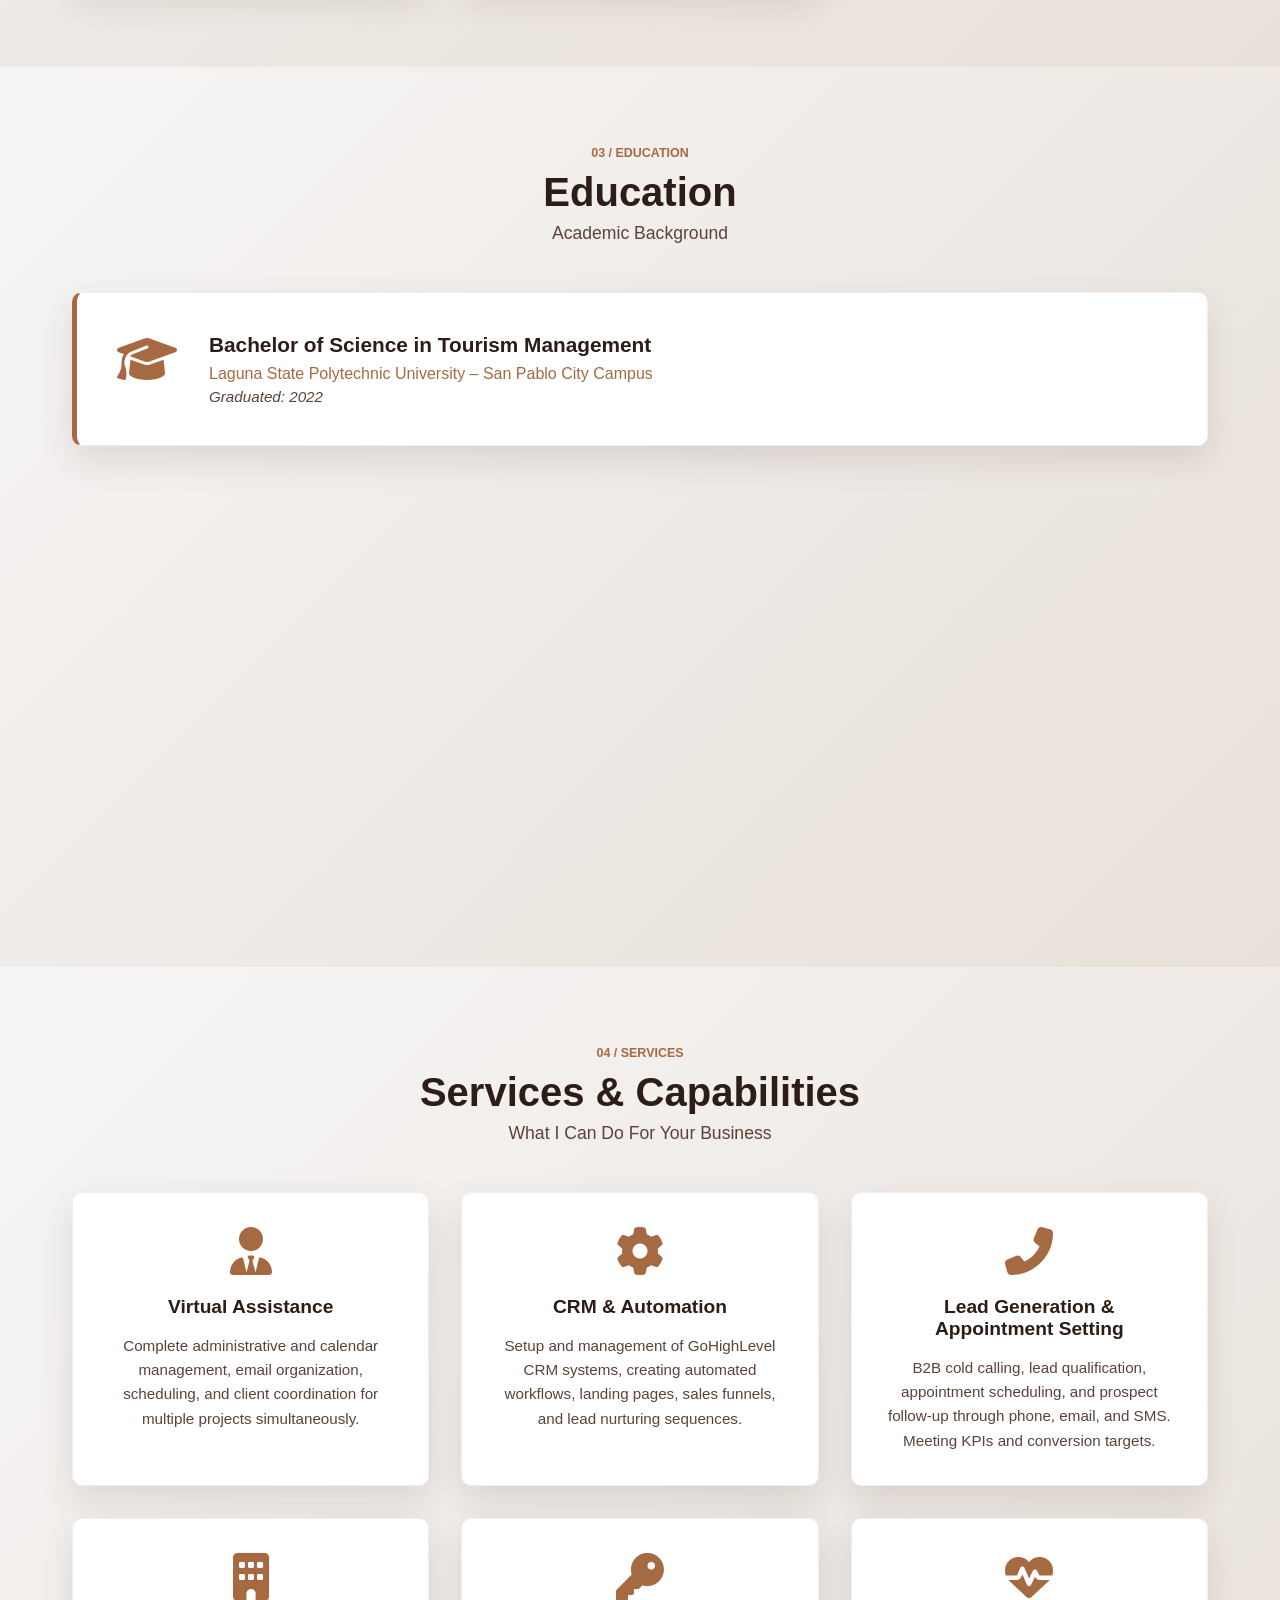
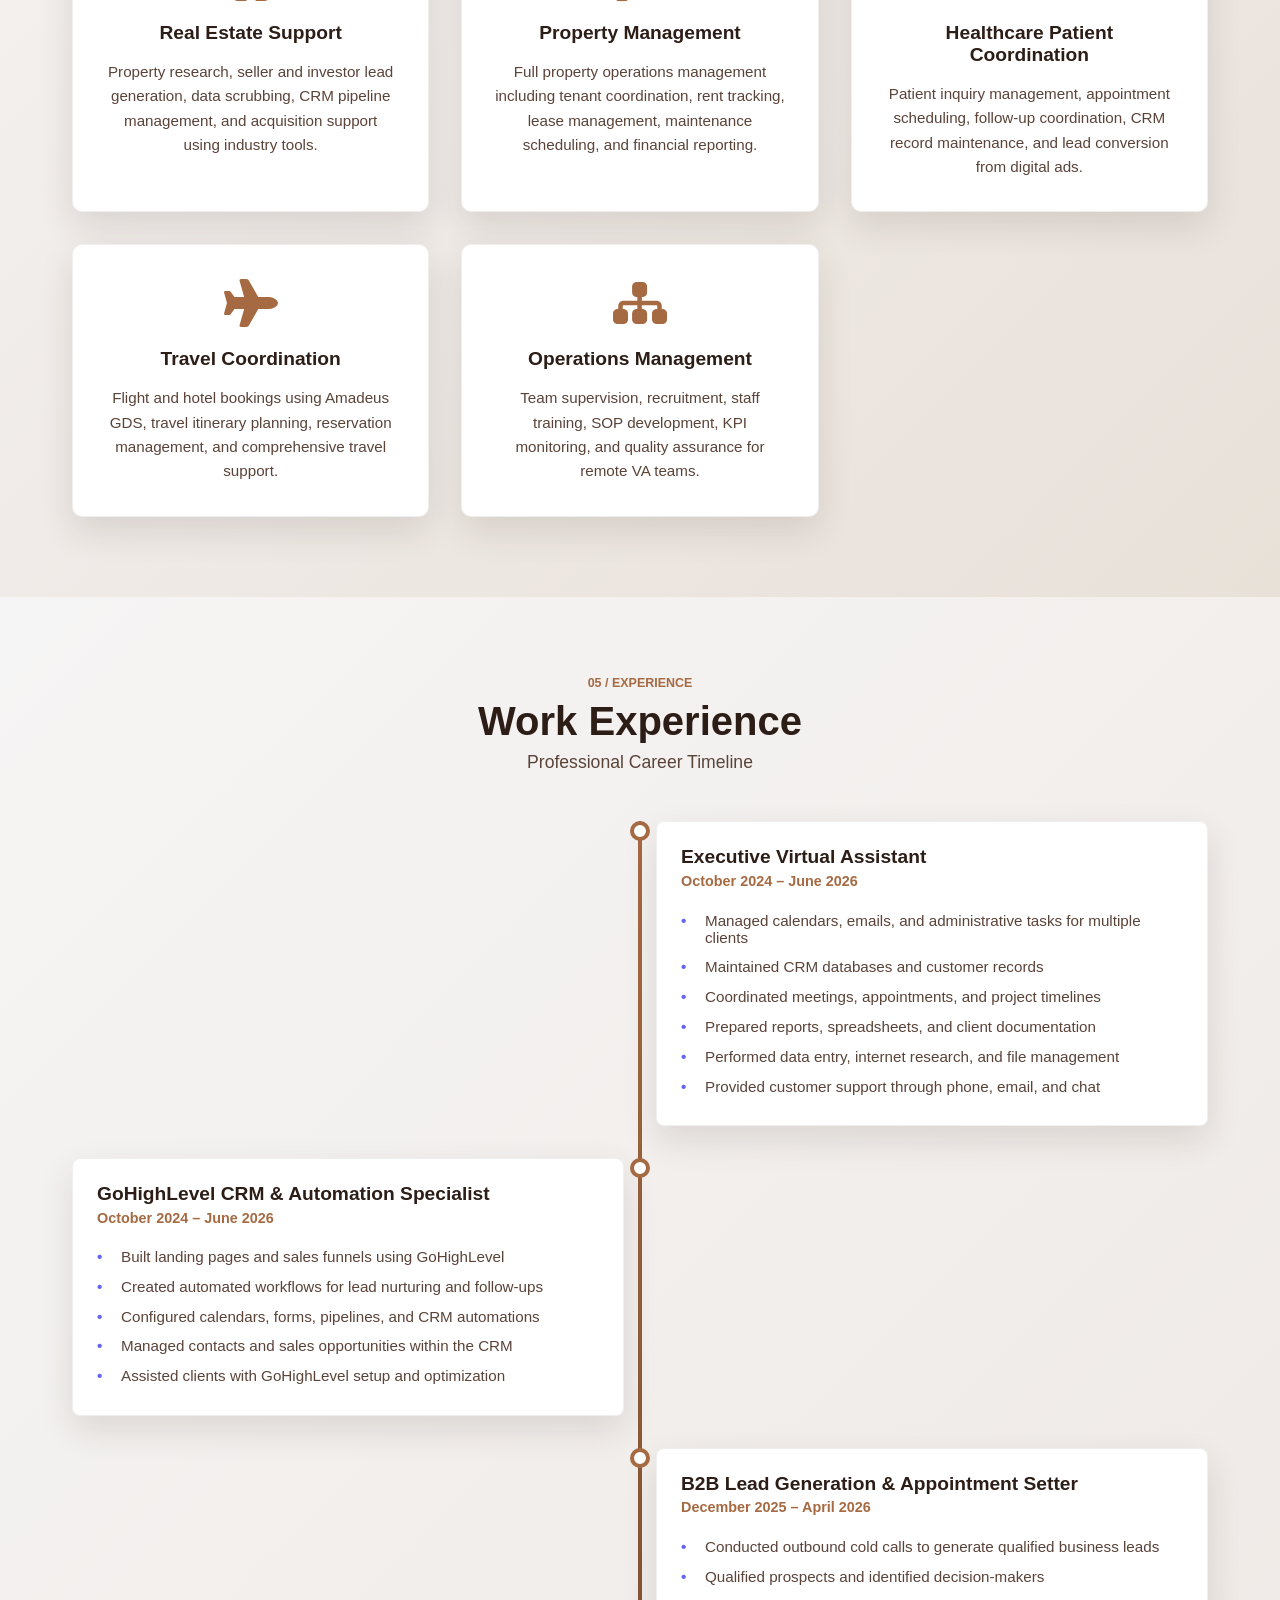
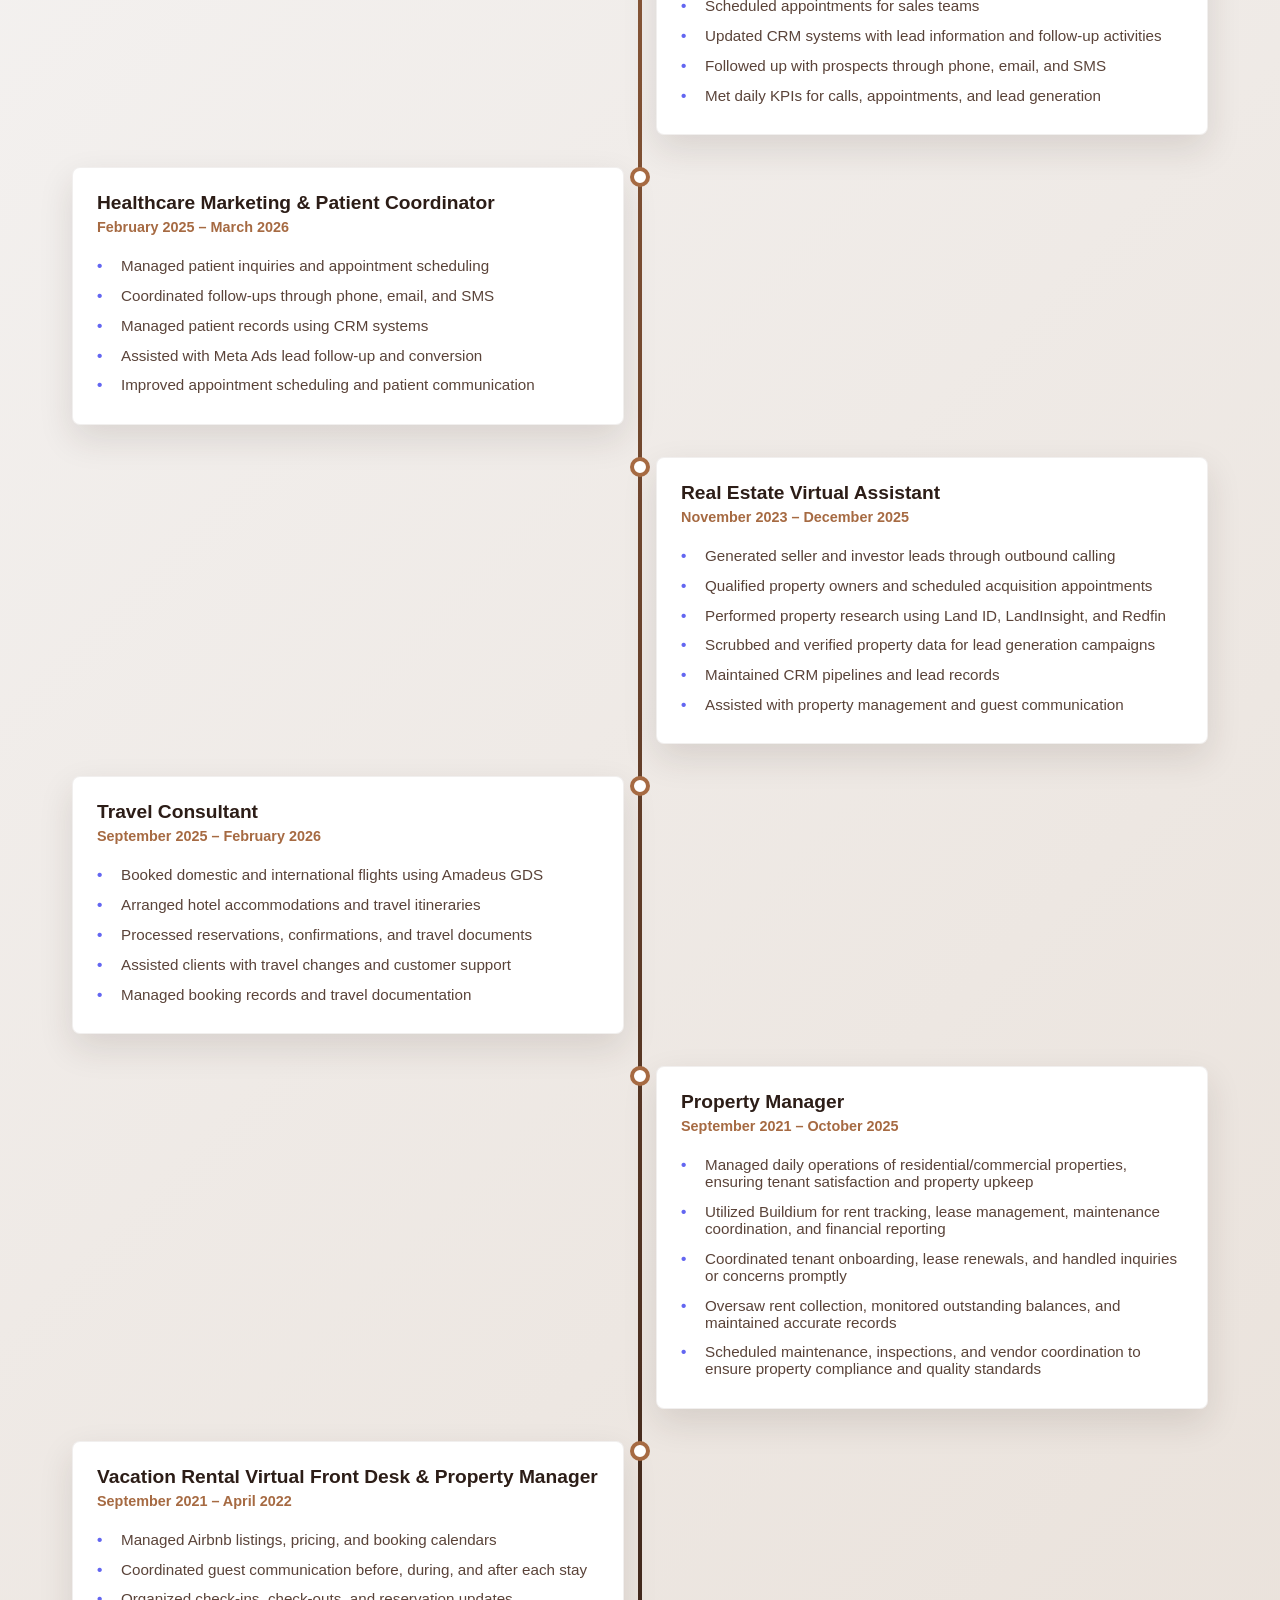
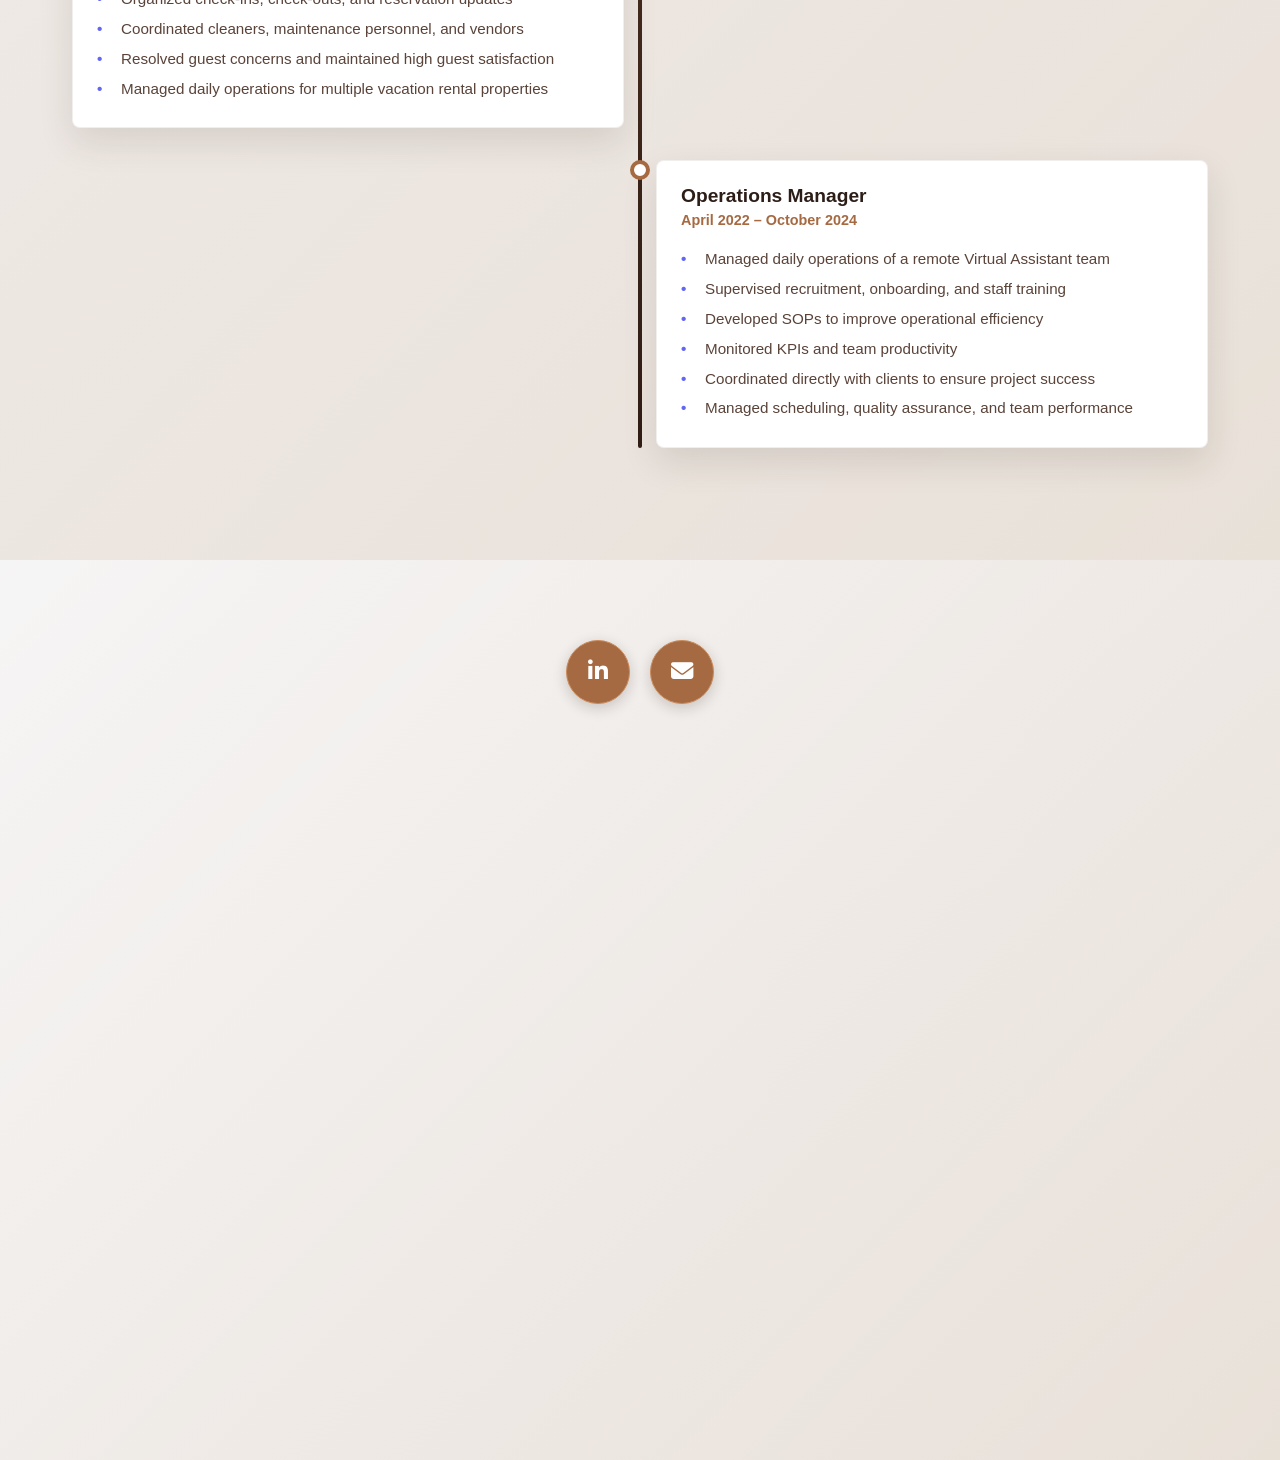
<file: skills.html>
<!DOCTYPE html>
<html lang="en">
<head>
    <meta charset="UTF-8">
    <meta name="viewport" content="width=device-width, initial-scale=1.0">
    <title>Skills - Shayna Mae E. Del Valle</title>
    <meta http-equiv="refresh" content="0; url=index.html?from=skills">
    <script>window.location.replace('index.html?from=skills&t=' + Date.now());</script>
    <link rel="stylesheet" href="home.css">
    <link rel="stylesheet" href="https://cdnjs.cloudflare.com/ajax/libs/font-awesome/6.4.0/css/all.min.css">
</head>
<body>
    <!-- Background Pattern -->
    <div class="background-pattern"></div>

    <!-- Navigation Bar -->
    <nav class="navbar">
        <div class="nav-container">
            <div class="nav-logo">
                <i class="fas fa-briefcase"></i> Shayna Mae Del Valle
            </div>
            <ul class="nav-menu">
                <li><a href="index.html" class="nav-link">Home</a></li>
                <li><a href="about.html" class="nav-link">About</a></li>
                <li><a href="skills.html" class="nav-link active">Skills</a></li>
                <li><a href="education.html" class="nav-link">Education</a></li>
                <li><a href="work.html" class="nav-link">Work</a></li>
                <li><a href="experience.html" class="nav-link">Experience</a></li>
                <li><a href="contact.html" class="nav-link">Contact</a></li>
            </ul>
        </div>
    </nav>

    <!-- ===== SKILLS SECTION ===== -->
    <section class="skills page-section">
        <div class="container">
            <div class="section-header">
                <h2>Skills & Competencies</h2>
                <p class="section-subtitle">Tools & Expertise I Master</p>
            </div>

            <div class="skills-grid">
                <!-- Virtual Assistance & Administrative -->
                <div class="skill-card">
                    <div class="skill-icon">
                        <i class="fas fa-tasks"></i>
                    </div>
                    <h3>Virtual Assistance & Administrative</h3>
                    <ul>
                        <li>Administrative Support</li>
                        <li>Calendar & Email Management</li>
                        <li>Data Entry & Documentation</li>
                        <li>Internet Research</li>
                        <li>File Management</li>
                        <li>Project Coordination</li>
                    </ul>
                </div>

                <!-- CRM & Sales -->
                <div class="skill-card">
                    <div class="skill-icon">
                        <i class="fas fa-chart-line"></i>
                    </div>
                    <h3>CRM & Sales</h3>
                    <ul>
                        <li>GoHighLevel CRM</li>
                        <li>Buildium</li>
                        <li>Lead Generation</li>
                        <li>Appointment Setting</li>
                        <li>Cold Calling</li>
                        <li>Pipeline Management</li>
                    </ul>
                </div>

                <!-- Real Estate -->
                <div class="skill-card">
                    <div class="skill-icon">
                        <i class="fas fa-home"></i>
                    </div>
                    <h3>Real Estate</h3>
                    <ul>
                        <li>Property Research</li>
                        <li>Land ID</li>
                        <li>LandInsight</li>
                        <li>Redfin</li>
                        <li>Property Data Scrubbing</li>
                        <li>Investor Lead Generation</li>
                    </ul>
                </div>

                <!-- Marketing -->
                <div class="skill-card">
                    <div class="skill-icon">
                        <i class="fas fa-bullhorn"></i>
                    </div>
                    <h3>Marketing</h3>
                    <ul>
                        <li>Meta Ads Manager</li>
                        <li>Digital Marketing Support</li>
                        <li>Lead Management</li>
                        <li>Sales Funnel Setup</li>
                        <li>Workflow Automation</li>
                    </ul>
                </div>

                <!-- Property Management -->
                <div class="skill-card">
                    <div class="skill-icon">
                        <i class="fas fa-building"></i>
                    </div>
                    <h3>Property Management</h3>
                    <ul>
                        <li>Tenant Management</li>
                        <li>Rent Collection & Tracking</li>
                        <li>Lease Management</li>
                        <li>Maintenance Coordination</li>
                        <li>Financial Reporting</li>
                        <li>Buildium Management</li>
                    </ul>
                </div>

                <!-- Travel & Hospitality -->
                <div class="skill-card">
                    <div class="skill-icon">
                        <i class="fas fa-plane"></i>
                    </div>
                    <h3>Travel & Hospitality</h3>
                    <ul>
                        <li>Amadeus GDS</li>
                        <li>Flight Reservations</li>
                        <li>Hotel Booking</li>
                        <li>Travel Planning</li>
                        <li>Itinerary Management</li>
                        <li>Airbnb Management</li>
                    </ul>
                </div>

                <!-- Productivity Tools -->
                <div class="skill-card">
                    <div class="skill-icon">
                        <i class="fas fa-laptop"></i>
                    </div>
                    <h3>Productivity Tools</h3>
                    <ul>
                        <li>Google Workspace</li>
                        <li>Google Calendar</li>
                        <li>Gmail</li>
                        <li>Microsoft Office</li>
                        <li>Microsoft Excel</li>
                        <li>Microsoft Word</li>
                    </ul>
                </div>

                <!-- Customer Service -->
                <div class="skill-card">
                    <div class="skill-icon">
                        <i class="fas fa-headset"></i>
                    </div>
                    <h3>Customer Service</h3>
                    <ul>
                        <li>Phone Support</li>
                        <li>Email Communication</li>
                        <li>Chat Support</li>
                        <li>Patient Coordination</li>
                        <li>Guest Management</li>
                        <li>Appointment Scheduling</li>
                    </ul>
                </div>
            </div>
        </div>
    </section>

    <script>
        // Set active nav link based on current page
        function setActiveNav() {
            const currentPage = window.location.pathname.split('/').pop();
            document.querySelectorAll('.nav-link').forEach(link => {
                link.classList.remove('active');
                if (link.getAttribute('href') === currentPage) {
                    link.classList.add('active');
                }
            });
        }
        setActiveNav();
    </script>
</body>
</html>
</file>
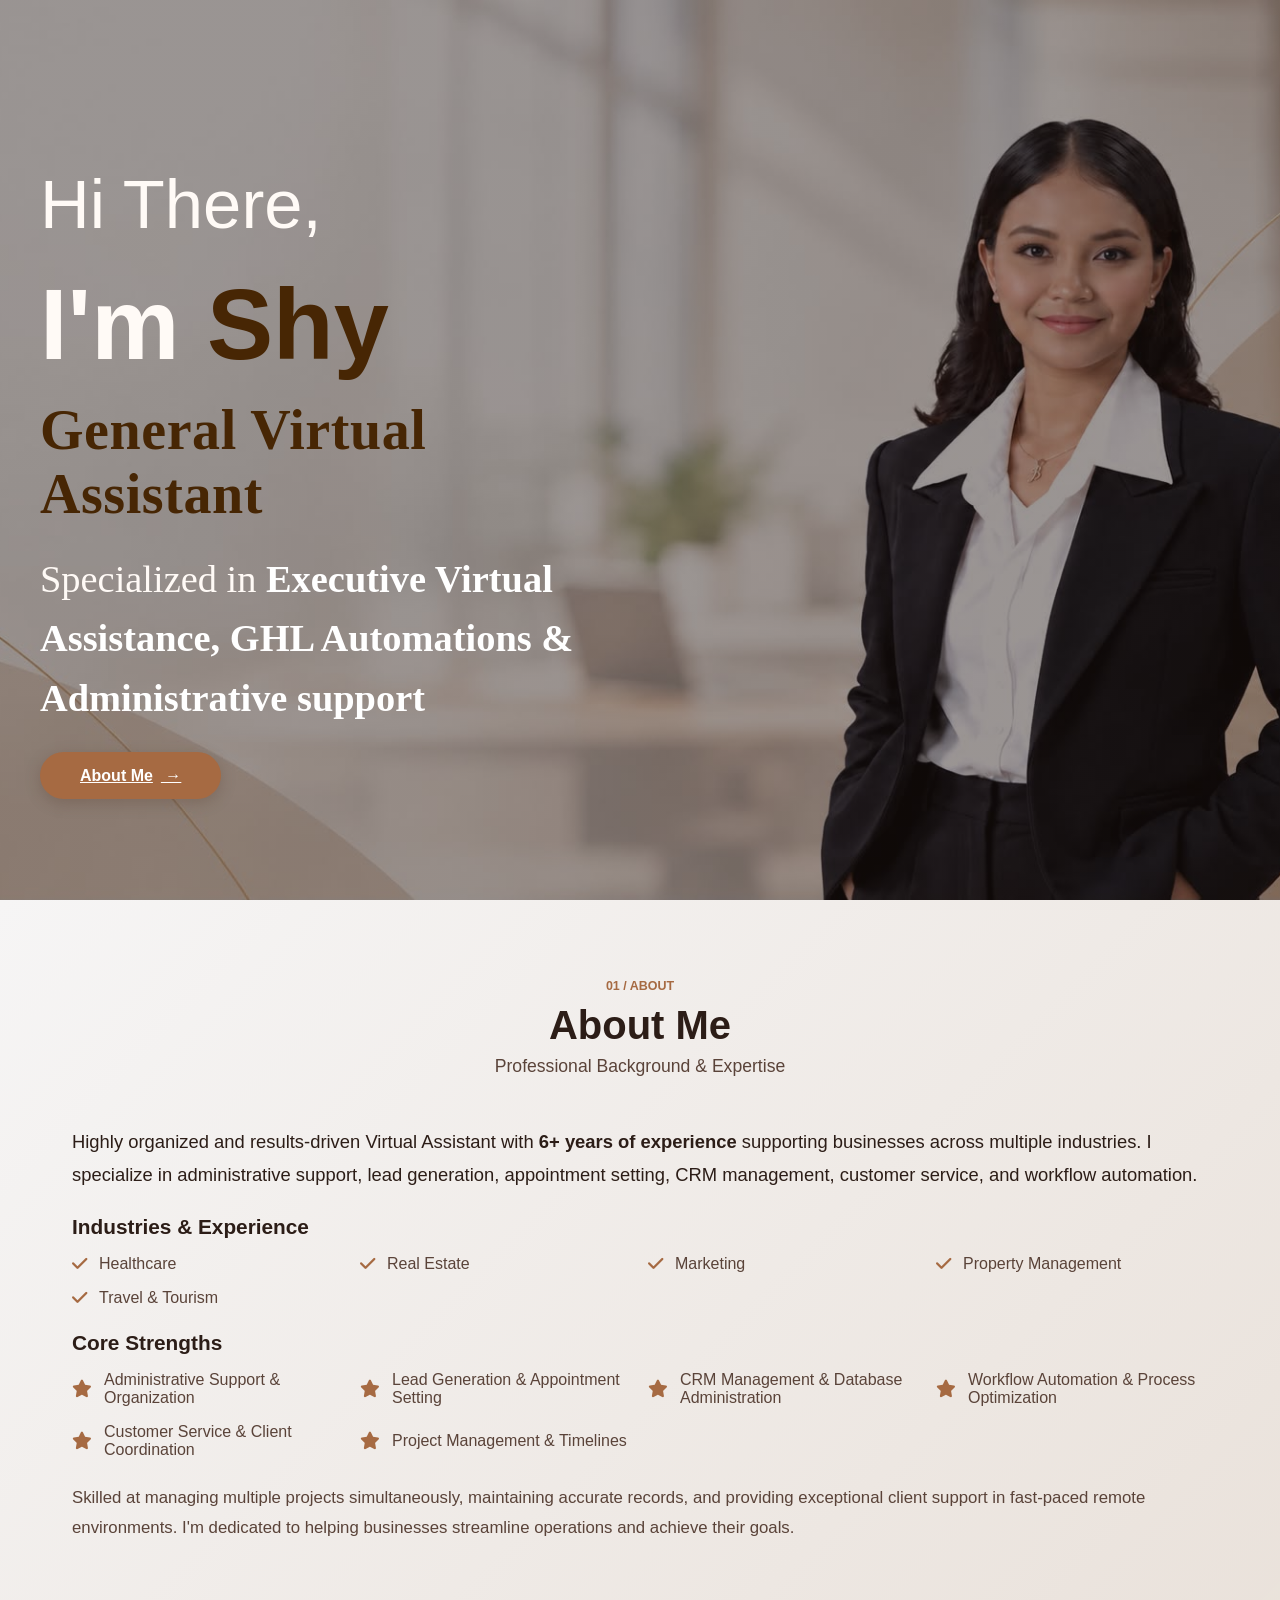
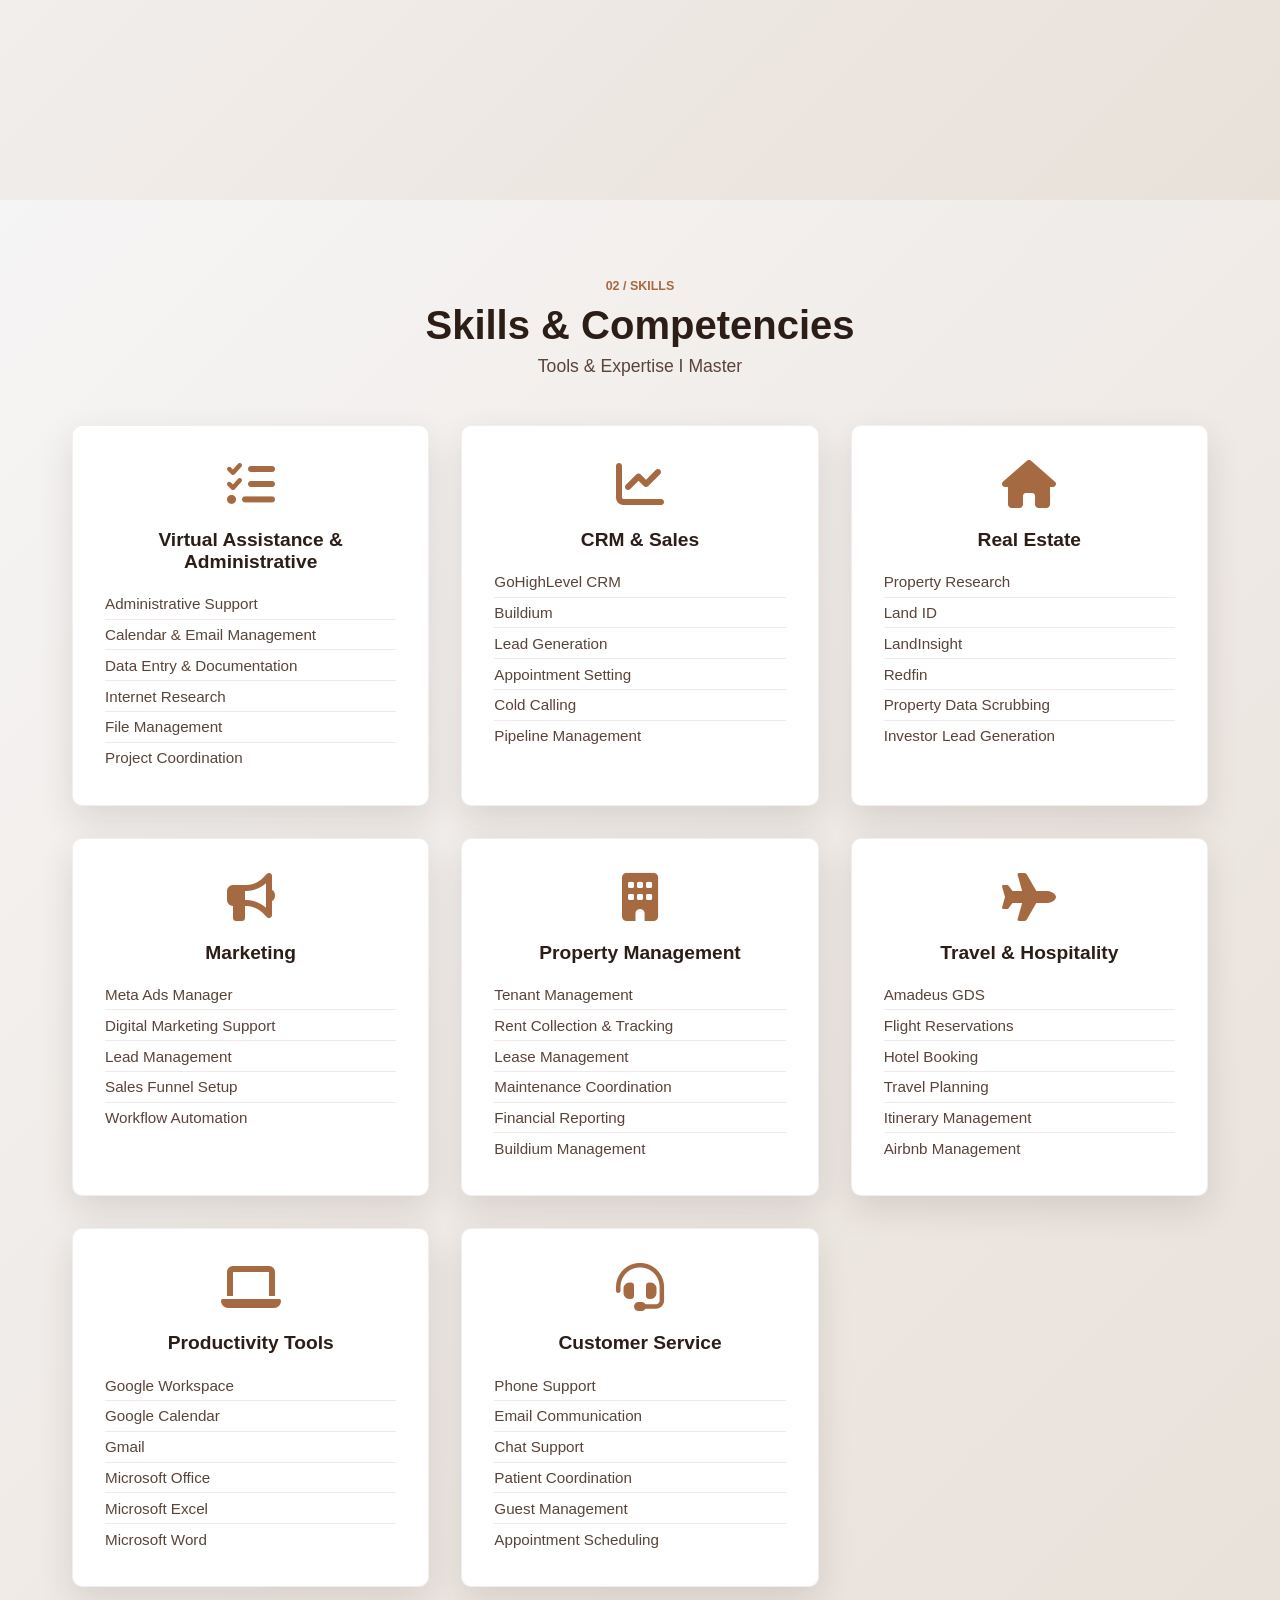
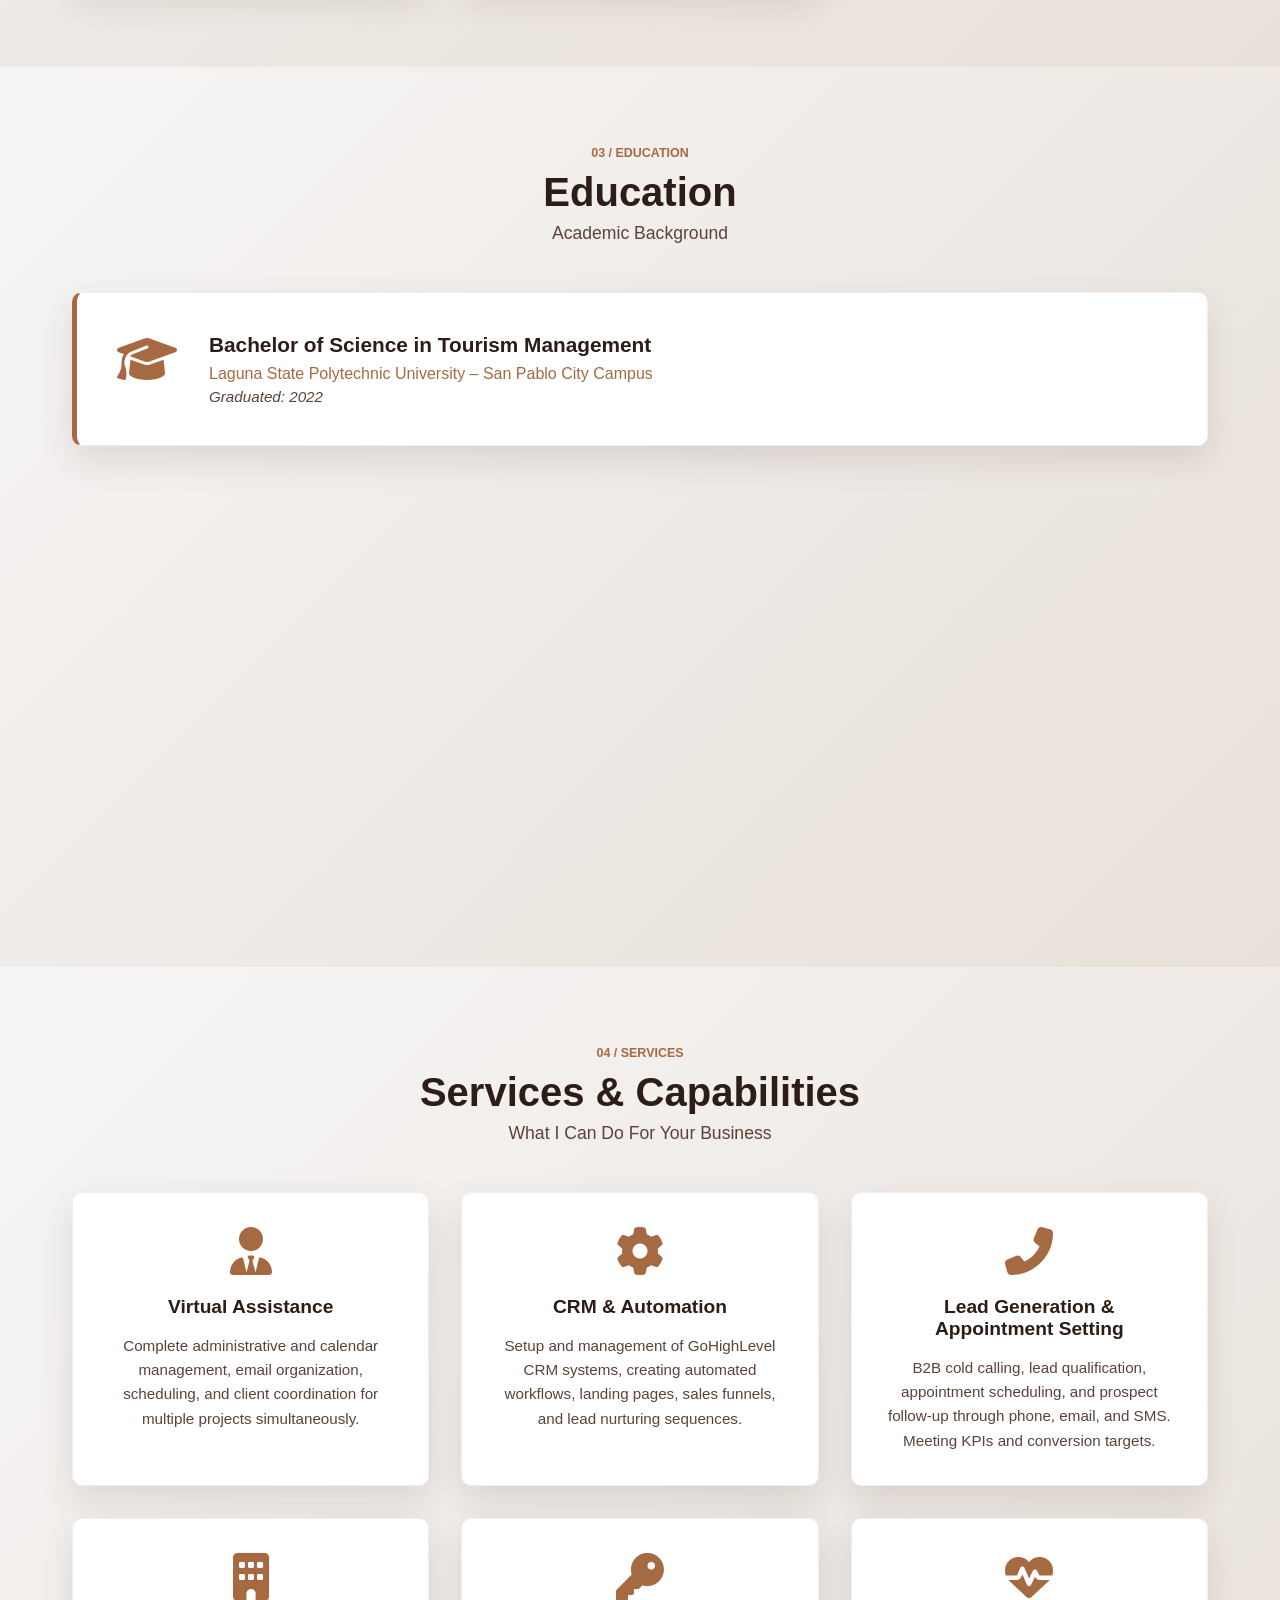
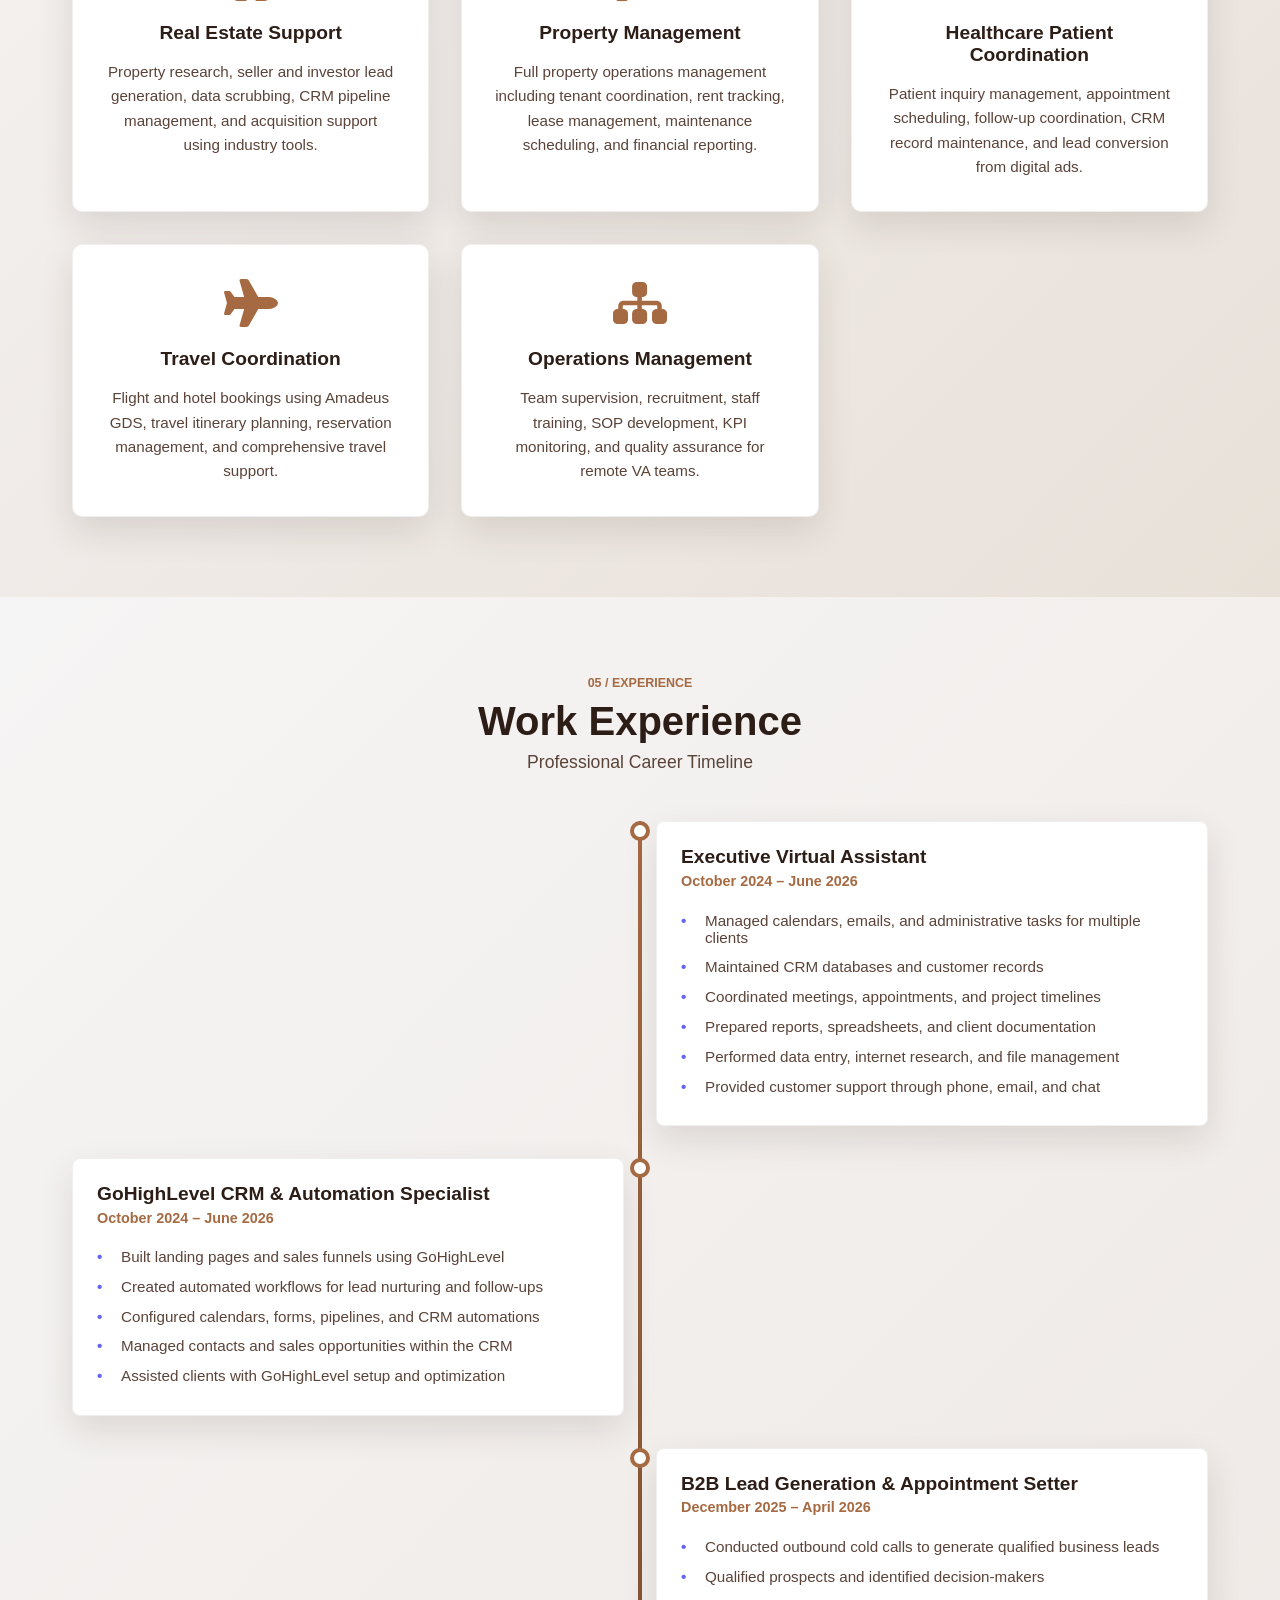
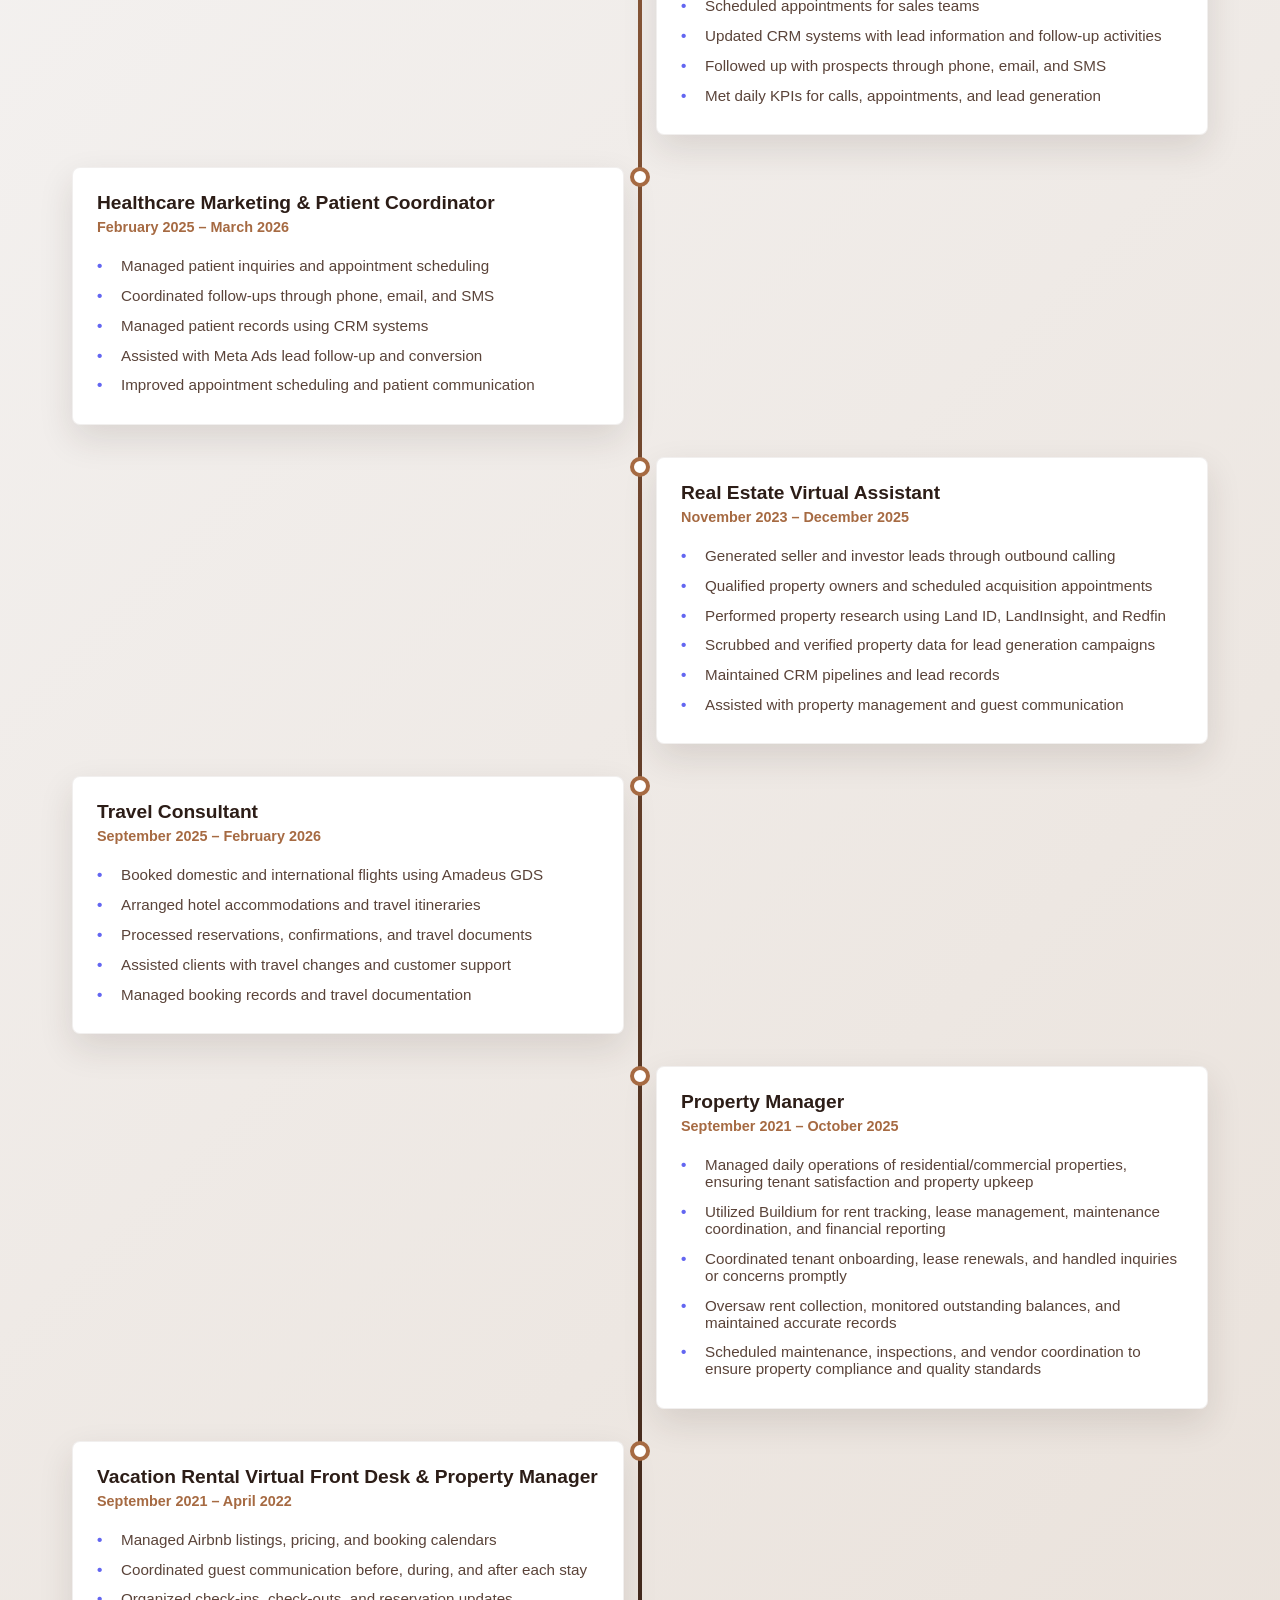
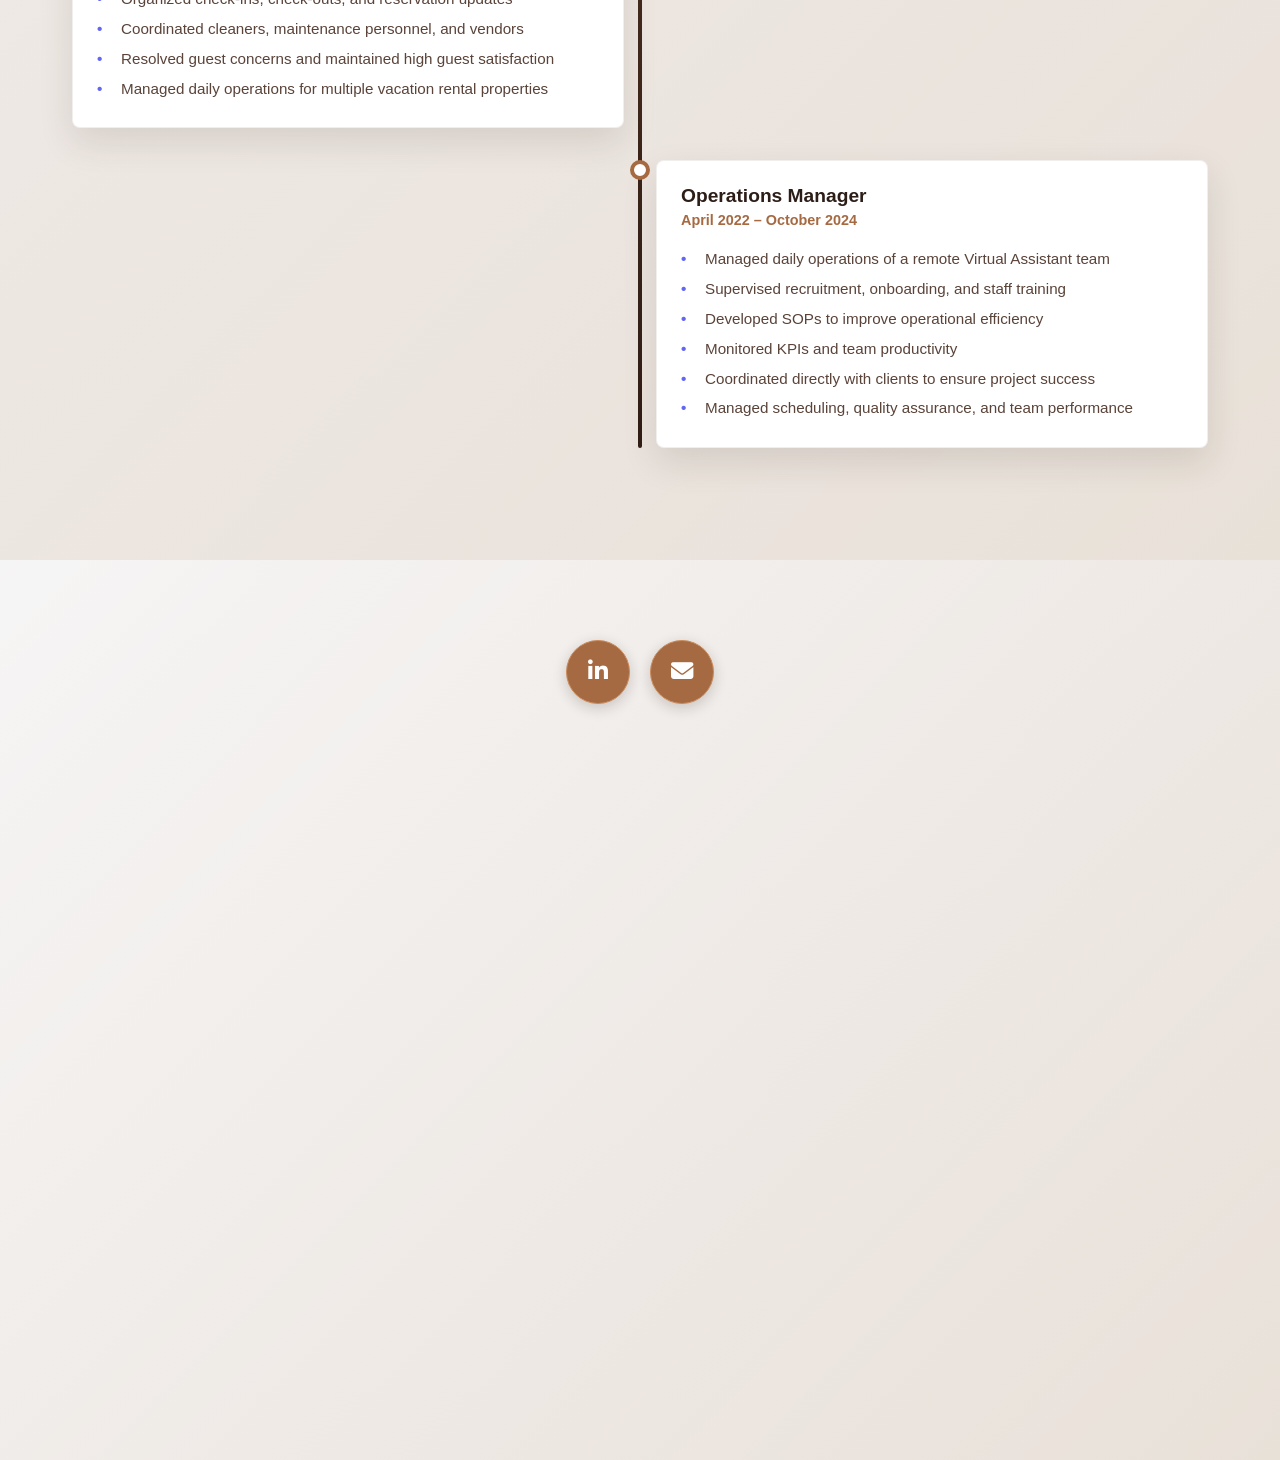
<file: work.html>
<!DOCTYPE html>
<html lang="en">
<head>
    <meta charset="UTF-8">
    <meta name="viewport" content="width=device-width, initial-scale=1.0">
    <title>Work - Shayna Mae E. Del Valle</title>
    <meta http-equiv="refresh" content="0; url=index.html?from=work">
    <script>window.location.replace('index.html?from=work&t=' + Date.now());</script>
    <link rel="stylesheet" href="home.css">
    <link rel="stylesheet" href="https://cdnjs.cloudflare.com/ajax/libs/font-awesome/6.4.0/css/all.min.css">
</head>
<body>
    <!-- Background Pattern -->
    <div class="background-pattern"></div>

    <!-- Navigation Bar -->
    <nav class="navbar">
        <div class="nav-container">
            <div class="nav-logo">
                <i class="fas fa-briefcase"></i> Shayna Mae Del Valle
            </div>
            <ul class="nav-menu">
                <li><a href="index.html" class="nav-link">Home</a></li>
                <li><a href="about.html" class="nav-link">About</a></li>
                <li><a href="skills.html" class="nav-link">Skills</a></li>
                <li><a href="education.html" class="nav-link">Education</a></li>
                <li><a href="work.html" class="nav-link active">Work</a></li>
                <li><a href="experience.html" class="nav-link">Experience</a></li>
                <li><a href="contact.html" class="nav-link">Contact</a></li>
            </ul>
        </div>
    </nav>

    <!-- ===== WORK SECTION ===== -->
    <section class="work page-section">
        <div class="container">
            <div class="section-header">
                <h2>Services & Capabilities</h2>
                <p class="section-subtitle">What I Can Do For Your Business</p>
            </div>

            <div class="work-grid">
                <div class="work-card">
                    <div class="work-icon">
                        <i class="fas fa-user-tie"></i>
                    </div>
                    <h3>Virtual Assistance</h3>
                    <p>Complete administrative and calendar management, email organization, scheduling, and client coordination for multiple projects simultaneously.</p>
                </div>

                <div class="work-card">
                    <div class="work-icon">
                        <i class="fas fa-cog"></i>
                    </div>
                    <h3>CRM & Automation</h3>
                    <p>Setup and management of GoHighLevel CRM systems, creating automated workflows, landing pages, sales funnels, and lead nurturing sequences.</p>
                </div>

                <div class="work-card">
                    <div class="work-icon">
                        <i class="fas fa-phone-alt"></i>
                    </div>
                    <h3>Lead Generation & Appointment Setting</h3>
                    <p>B2B cold calling, lead qualification, appointment scheduling, and prospect follow-up through phone, email, and SMS. Meeting KPIs and conversion targets.</p>
                </div>

                <div class="work-card">
                    <div class="work-icon">
                        <i class="fas fa-building"></i>
                    </div>
                    <h3>Real Estate Support</h3>
                    <p>Property research, seller and investor lead generation, data scrubbing, CRM pipeline management, and acquisition support using industry tools.</p>
                </div>

                <div class="work-card">
                    <div class="work-icon">
                        <i class="fas fa-key"></i>
                    </div>
                    <h3>Property Management</h3>
                    <p>Full property operations management including tenant coordination, rent tracking, lease management, maintenance scheduling, and financial reporting.</p>
                </div>

                <div class="work-card">
                    <div class="work-icon">
                        <i class="fas fa-heartbeat"></i>
                    </div>
                    <h3>Healthcare Patient Coordination</h3>
                    <p>Patient inquiry management, appointment scheduling, follow-up coordination, CRM record maintenance, and lead conversion from digital ads.</p>
                </div>

                <div class="work-card">
                    <div class="work-icon">
                        <i class="fas fa-plane"></i>
                    </div>
                    <h3>Travel Coordination</h3>
                    <p>Flight and hotel bookings using Amadeus GDS, travel itinerary planning, reservation management, and comprehensive travel support.</p>
                </div>

                <div class="work-card">
                    <div class="work-icon">
                        <i class="fas fa-sitemap"></i>
                    </div>
                    <h3>Operations Management</h3>
                    <p>Team supervision, recruitment, staff training, SOP development, KPI monitoring, and quality assurance for remote VA teams.</p>
                </div>
            </div>
        </div>
    </section>

    <script>
        // Set active nav link based on current page
        function setActiveNav() {
            const currentPage = window.location.pathname.split('/').pop();
            document.querySelectorAll('.nav-link').forEach(link => {
                link.classList.remove('active');
                if (link.getAttribute('href') === currentPage) {
                    link.classList.add('active');
                }
            });
        }
        setActiveNav();
    </script>
</body>
</html>
</file>
<file: home.css>
/* ===== Global Styles ===== */
:root {
    --brown: #a66a42;
    --brown-soft: #c98b5b;
    --dark-brown: #2f1d16;
    --dark-brown-deep: #1a110d;
    --panel: rgba(47, 29, 22, 0.84);
    --panel-light: rgba(71, 45, 35, 0.8);
    --white: #ffffff;
    --text: #fffaf6;
    --muted: #e8d7c8;
    --line: rgba(201, 139, 91, 0.35);
    --text-dark: #2c1d17;
    --text-soft: #5a4339;
}

* {
    margin: 0;
    padding: 0;
    box-sizing: border-box;
}

html {
    scroll-behavior: smooth;
}

body {
    font-family: 'Segoe UI', Tahoma, Geneva, Verdana, sans-serif;
    background-color: var(--dark-brown-deep);
    color: var(--text);
    overflow-x: hidden;
    min-height: 100vh;
    position: relative;
    isolation: isolate;
}

body::before {
    content: '';
    position: fixed;
    inset: 0;
    z-index: -1;
    pointer-events: none;
    background-image: linear-gradient(rgba(32, 20, 16, 0.45), rgba(32, 20, 16, 0.45)), url('images/VA PIC.png');
    background-repeat: no-repeat, no-repeat;
    background-position: center center, center center;
    background-size: cover, cover;
}

.container {
    max-width: 1200px;
    margin: 0 auto;
    padding: 0 2rem;
}

/* ===== Section Header ===== */
.section-header {
    text-align: center;
    margin-bottom: 3rem;
}

.section-header h2 {
    font-size: 2.5rem;
    color: var(--text-dark);
    margin-bottom: 0.5rem;
    font-weight: 700;
}

.section-kicker {
    display: block;
    margin-bottom: 0.65rem;
    color: var(--brown);
    font-size: 0.78rem;
    font-weight: 700;
    line-height: 1;
    text-transform: uppercase;
}

.section-subtitle {
    font-size: 1.1rem;
    color: var(--text-soft);
    font-weight: 400;
}

/* ===== Hero Section ===== */
.hero {
    min-height: 100vh;
    display: flex;
    align-items: center;
    justify-content: center;
    padding: 6rem 2rem 2rem;
    position: relative;
}

.hero-container {
    max-width: 1200px;
    width: 100%;
    position: relative;
    display: grid;
    grid-template-columns: 1fr 1fr;
    gap: 4rem;
    align-items: center;
}

.hero-content {
    display: flex;
    flex-direction: column;
    gap: 1.5rem;
}

.hero-content h2 {
    font-size: 4.3rem;
    color: var(--white);
    font-weight: 500;
}

.hero-content h1 {
    font-size: 6.2rem;
    font-weight: 700;
    line-height: 1.15;
    color: var(--white);
}

.job-title {
    font-size: 3.5rem;
    color: var(--brown-soft);
    font-family: Georgia, 'Times New Roman', serif;
    font-weight: 700;
    letter-spacing: 0.01em;
    margin-top: -0.5rem;
}

.highlight {
    color: #472604;
}

.subtitle {
    font-size: 2.4rem;
    color: var(--muted);
    font-family: Georgia, 'Times New Roman', serif;
    font-weight: 500;
    line-height: 1.55;
}

.highlight-text {
    color: var(--white);
    font-weight: 600;
}

/* ===== Button ===== */
.btn-about {
    padding: 0.9rem 2.5rem;
    background: var(--brown);
    color: var(--white);
    border: none;
    border-radius: 50px;
    font-size: 1rem;
    font-weight: 600;
    cursor: pointer;
    width: fit-content;
    transition: all 0.3s ease;
    box-shadow: 0 4px 15px rgba(79, 50, 36, 0.25);
}

.btn-about:hover {
    background: var(--dark-brown);
    transform: translateY(-3px);
    box-shadow: 0 6px 20px rgba(79, 50, 36, 0.35);
}

.btn-about::after {
    content: ' \2192';
    margin-left: 0.5rem;
}

.btn-submit {
    padding: 0.9rem 2.5rem;
    background: var(--brown);
    color: var(--white);
    border: none;
    border-radius: 50px;
    font-size: 1rem;
    font-weight: 600;
    cursor: pointer;
    transition: all 0.3s ease;
    box-shadow: 0 4px 15px rgba(79, 50, 36, 0.25);
    width: 100%;
}

.btn-submit:hover {
    background: var(--dark-brown);
    transform: translateY(-3px);
    box-shadow: 0 6px 20px rgba(79, 50, 36, 0.35);
}

/* ===== Social Links ===== */
.social-links {
    display: flex;
    align-items: center;
    justify-content: center;
    gap: 1.25rem;
}

.social-icon {
    width: 4rem;
    height: 4rem;
    background: var(--brown);
    border: 1px solid var(--brown-soft);
    border-radius: 50%;
    display: flex;
    align-items: center;
    justify-content: center;
    color: var(--white);
    text-decoration: none;
    transition: transform 0.2s ease, background-color 0.2s ease, box-shadow 0.2s ease;
    font-size: 1.4rem;
    box-shadow: 0 4px 14px rgba(47, 29, 22, 0.2);
}

.social-icon:hover {
    color: var(--white);
    background: var(--dark-brown);
    transform: translateY(-2px) scale(1.06);
    box-shadow: 0 7px 18px rgba(47, 29, 22, 0.3);
}

.social-icon:focus-visible {
    outline: 3px solid var(--brown-soft);
    outline-offset: 4px;
}

.hero-content h2,
.hero-content h1,
.subtitle {
    color: var(--text);
}

.job-title {
    color: #472604;
}

.highlight-text {
    color: var(--white);
}

.btn-about,
.btn-submit {
    background: var(--brown);
}

.btn-about:hover,
.btn-submit:hover {
    background: var(--dark-brown);
}

@keyframes hero-text-reveal {
    from {
        opacity: 0;
        transform: translateY(14px);
    }

    to {
        opacity: 1;
        transform: translateY(0);
    }
}

.hero-content > * {
    animation: hero-text-reveal 0.55s ease both;
}

.hero-content > *:nth-child(2) { animation-delay: 0.06s; }
.hero-content > *:nth-child(3) { animation-delay: 0.12s; }
.hero-content > *:nth-child(4) { animation-delay: 0.18s; }
.hero-content > *:nth-child(5) { animation-delay: 0.24s; }
.hero-content > *:nth-child(6) { animation-delay: 0.3s; }

.motion-ready .reveal-item {
    opacity: 0;
    transform: translateY(14px);
    transition: opacity 0.48s ease, transform 0.48s ease;
    transition-delay: var(--reveal-delay, 0ms);
}

.motion-ready .reveal-item.is-visible {
    opacity: 1;
    transform: translateY(0);
}

/* ===== Page Section Styling ===== */
.page-section {
    padding-top: 8rem;
    padding-bottom: 5rem;
}

/* ===== About Section ===== */
.about {
    padding: 5rem 0;
    background-color: #fff;
}

.about-content {
    display: grid;
    grid-template-columns: 1fr;
}

.about-text p {
    font-size: 1.05rem;
    line-height: 1.8;
    color: #555;
    margin-bottom: 1.5rem;
}

.about-intro {
    font-size: 1.15rem !important;
    color: #333 !important;
    font-weight: 500 !important;
}

.about-details h3 {
    font-size: 1.3rem;
    color: #333;
    margin-bottom: 1rem;
    margin-top: 1.5rem;
    font-weight: 600;
}

.industries-list,
.strengths-list {
    list-style: none;
    display: grid;
    grid-template-columns: repeat(auto-fit, minmax(250px, 1fr));
    gap: 1rem;
}

.industries-list li,
.strengths-list li {
    font-size: 1rem;
    color: #555;
    display: flex;
    align-items: center;
    gap: 0.75rem;
}

.industries-list i,
.strengths-list i {
    color: #6366f1;
    font-size: 1.1rem;
}

.about-closing {
    font-size: 1.05rem !important;
    color: #555 !important;
    margin-top: 1.5rem !important;
}

/* ===== Skills Section ===== */
.skills {
    padding: 5rem 0;
    background-color: #f8f9fa;
}

.skills-grid {
    display: grid;
    grid-template-columns: repeat(auto-fit, minmax(280px, 1fr));
    gap: 2rem;
}

.skill-card {
    background: white;
    padding: 2rem;
    border-radius: 10px;
    box-shadow: 0 4px 15px rgba(0, 0, 0, 0.08);
    transition: all 0.3s ease;
    text-align: center;
}

.skill-card:hover {
    transform: translateY(-5px);
    box-shadow: 0 8px 25px rgba(0, 0, 0, 0.15);
}

.skill-icon {
    font-size: 3rem;
    color: #6366f1;
    margin-bottom: 1rem;
}

.skill-card h3 {
    font-size: 1.2rem;
    color: #333;
    margin-bottom: 1rem;
    font-weight: 600;
}

.skill-card ul {
    list-style: none;
    text-align: left;
}

.skill-card li {
    font-size: 0.95rem;
    color: #666;
    padding: 0.4rem 0;
    border-bottom: 1px solid #e0e0e0;
}

.skill-card li:last-child {
    border-bottom: none;
}

/* ===== Education Section ===== */
.education {
    padding: 5rem 0;
    background-color: #fff;
}

.education-content {
    display: grid;
    grid-template-columns: 1fr;
    gap: 2rem;
}

.education-card {
    background: linear-gradient(135deg, #f5f7ff 0%, #fff 100%);
    padding: 2.5rem;
    border-radius: 10px;
    border-left: 5px solid #6366f1;
    box-shadow: 0 4px 15px rgba(0, 0, 0, 0.08);
    display: flex;
    gap: 2rem;
    align-items: flex-start;
}

.education-icon {
    font-size: 3rem;
    color: #6366f1;
    min-width: 60px;
    text-align: center;
}

.education-details h3 {
    font-size: 1.3rem;
    color: #333;
    margin-bottom: 0.5rem;
    font-weight: 600;
}

.education-institution {
    font-size: 1rem;
    color: #6366f1;
    font-weight: 500;
    margin-bottom: 0.3rem;
}

.education-year {
    font-size: 0.95rem;
    color: #999;
    font-style: italic;
}

/* ===== Work Section ===== */
.work {
    padding: 5rem 0;
    background-color: #f8f9fa;
}

.work-grid {
    display: grid;
    grid-template-columns: repeat(auto-fit, minmax(280px, 1fr));
    gap: 2rem;
}

.work-card {
    background: white;
    padding: 2rem;
    border-radius: 10px;
    box-shadow: 0 4px 15px rgba(0, 0, 0, 0.08);
    transition: all 0.3s ease;
    text-align: center;
}

.work-card:hover {
    transform: translateY(-5px);
    box-shadow: 0 8px 25px rgba(0, 0, 0, 0.15);
    border-top: 4px solid #6366f1;
}

.work-icon {
    font-size: 3rem;
    color: #ff9500;
    margin-bottom: 1rem;
}

.work-card h3 {
    font-size: 1.2rem;
    color: #333;
    margin-bottom: 1rem;
    font-weight: 600;
}

.work-card p {
    font-size: 0.95rem;
    color: #666;
    line-height: 1.6;
}

/* ===== Experience Section ===== */
.experience {
    padding: 5rem 0;
    background-color: #fff;
}

.timeline {
    position: relative;
    padding: 0;
}

.timeline::before {
    content: '';
    position: absolute;
    left: 50%;
    transform: translateX(-50%);
    width: 4px;
    height: 100%;
    background: linear-gradient(180deg, #6366f1 0%, #ff9500 100%);
    border-radius: 2px;
}

.timeline-item {
    margin-bottom: 2rem;
    display: grid;
    grid-template-columns: 1fr 1fr;
    gap: 2rem;
    position: relative;
}

.timeline-item:nth-child(even) .timeline-content {
    grid-column: 1;
}

.timeline-item:nth-child(odd) .timeline-content {
    grid-column: 2;
}

.timeline-marker {
    position: absolute;
    left: 50%;
    transform: translateX(-50%);
    width: 20px;
    height: 20px;
    background: white;
    border: 4px solid #6366f1;
    border-radius: 50%;
    top: 0;
    z-index: 10;
}

.timeline-content {
    padding: 1.5rem;
    background: #f8f9fa;
    border-radius: 8px;
    box-shadow: 0 4px 15px rgba(0, 0, 0, 0.08);
}

.timeline-content h3 {
    font-size: 1.2rem;
    color: #333;
    margin-bottom: 0.3rem;
    font-weight: 600;
}

.timeline-date {
    font-size: 0.9rem;
    color: #6366f1;
    font-weight: 600;
    margin-bottom: 1rem;
}

.timeline-content ul {
    list-style: none;
}

.timeline-content li {
    font-size: 0.95rem;
    color: #666;
    padding: 0.4rem 0 0.4rem 1.5rem;
    position: relative;
}

.timeline-content li::before {
    content: '\2022';
    position: absolute;
    left: 0;
    color: #6366f1;
    font-weight: bold;
}

/* ===== Contact Section ===== */
.contact {
    padding: 5rem 0;
    background-color: #f8f9fa;
}

.contact-content {
    display: grid;
    grid-template-columns: 1fr 1fr;
    gap: 3rem;
}

.contact-info {
    display: flex;
    flex-direction: column;
    gap: 2rem;
}

.contact-item {
    display: flex;
    gap: 1.5rem;
    align-items: flex-start;
}

.contact-icon {
    font-size: 2rem;
    color: #6366f1;
    min-width: 50px;
    text-align: center;
}

.contact-details h3 {
    font-size: 1.1rem;
    color: #333;
    margin-bottom: 0.3rem;
    font-weight: 600;
}

.contact-details a,
.contact-details p {
    font-size: 0.95rem;
    color: #666;
    text-decoration: none;
    transition: color 0.3s ease;
}

.contact-details a:hover {
    color: #6366f1;
}

.contact-form h3 {
    font-size: 1.3rem;
    color: #333;
    margin-bottom: 1.5rem;
    font-weight: 600;
}

.form-group {
    margin-bottom: 1.5rem;
}

.form-group input,
.form-group textarea {
    width: 100%;
    padding: 0.9rem;
    border: 2px solid #e0e0e0;
    border-radius: 8px;
    font-size: 0.95rem;
    font-family: inherit;
    transition: border-color 0.3s ease;
}

.form-group input:focus,
.form-group textarea:focus {
    outline: none;
    border-color: #6366f1;
}

.form-group textarea {
    resize: vertical;
}

/* ===== Responsive Design ===== */
@media (max-width: 768px) {
    body {
        background-color: var(--dark-brown-deep);
    }

    body::before {
        background-position: center center, 74% center;
    }

    .hero-container {
        grid-template-columns: 1fr;
        gap: 2rem;
        padding-top: 3rem;
    }

    .hero-content h1 {
        font-size: 2.5rem;
    }

    .hero-content h2 {
        font-size: 1.5rem;
    }

    .job-title {
        font-size: 1.2rem;
    }

    .subtitle {
        font-size: 1rem;
    }

    .section-header h2 {
        font-size: 2rem;
    }

    .skills-grid {
        grid-template-columns: 1fr;
    }

    .work-grid {
        grid-template-columns: 1fr;
    }

    .timeline::before {
        left: 20px;
    }

    .timeline-item {
        grid-template-columns: 1fr;
    }

    .timeline-item .timeline-content {
        grid-column: 1;
        margin-left: 50px;
    }

    .timeline-marker {
        left: 20px;
    }

    .contact-content {
        grid-template-columns: 1fr;
    }
}

@media (max-width: 480px) {
    .hero {
        align-items: flex-end;
        min-height: 100svh;
        padding: 10rem 1rem 2rem;
    }

    .hero-content h1 {
        font-size: 2rem;
    }

    .hero-content h2 {
        font-size: 1.2rem;
    }

    .job-title {
        font-size: 1rem;
    }

    .subtitle {
        font-size: 0.95rem;
    }

    .btn-about {
        padding: 0.7rem 1.8rem;
        font-size: 0.9rem;
    }

    .container {
        padding: 0 1rem;
    }

    .section-header h2 {
        font-size: 1.7rem;
    }

    .section-header {
        margin-bottom: 2rem;
    }

    .skill-card,
    .work-card {
        padding: 1.5rem;
    }

    .education-card {
        flex-direction: column;
        padding: 1.5rem;
    }
}

/* ===== Shared Home Palette ===== */
.about,
.skills,
.education,
.work,
.experience,
.contact {
    background: linear-gradient(135deg, rgba(255, 255, 255, 0.96), rgba(246, 238, 230, 0.94));
    min-height: 100vh;
}

.section-header h2,
.about-details h3,
.skill-card h3,
.education-details h3,
.work-card h3,
.timeline-content h3,
.contact-details h3,
.contact-form h3 {
    color: var(--text-dark);
}

.section-subtitle,
.about-text p,
.about-closing,
.skill-card li,
.work-card p,
.timeline-content li,
.contact-details a,
.contact-details p {
    color: var(--text-soft);
}

.about-intro {
    color: var(--text-dark) !important;
}

.industries-list li,
.strengths-list li,
.about-closing {
    color: var(--text-soft) !important;
}

.industries-list i,
.strengths-list i,
.skill-icon,
.education-icon,
.work-icon,
.contact-icon,
.timeline-date {
    color: var(--brown);
}

.skill-card,
.work-card,
.timeline-content {
    background: var(--white);
    border: 1px solid rgba(82, 53, 39, 0.08);
    box-shadow: 0 14px 35px rgba(47, 29, 22, 0.12);
}

.skill-card li {
    border-bottom-color: rgba(82, 53, 39, 0.1);
}

.education-card {
    background: var(--white);
    border-left-color: var(--brown);
    border-top: 1px solid rgba(82, 53, 39, 0.08);
    border-right: 1px solid rgba(82, 53, 39, 0.08);
    border-bottom: 1px solid rgba(82, 53, 39, 0.08);
    box-shadow: 0 14px 35px rgba(47, 29, 22, 0.12);
}

.education-institution {
    color: var(--brown);
}

.education-year {
    color: var(--text-soft);
}

.work-card:hover {
    border-top-color: var(--brown);
}

.timeline::before {
    background: linear-gradient(180deg, var(--brown) 0%, var(--dark-brown) 100%);
}

.timeline-marker {
    background: var(--white);
    border-color: var(--brown);
}

.contact-details a:hover {
    color: var(--brown);
}

.form-group input,
.form-group textarea {
    background: rgba(255, 255, 255, 0.9);
    color: var(--text-dark);
    border-color: rgba(82, 53, 39, 0.15);
}

.form-group input::placeholder,
.form-group textarea::placeholder {
    color: #7a5f52;
}

.form-group input:focus,
.form-group textarea:focus {
    border-color: var(--brown);
}

/* ===== Mobile Layout Fixes ===== */
@media (max-width: 768px) {
    body {
        overflow-x: hidden;
    }

    .hero {
        min-height: 100svh;
        padding: 3rem 1rem 2rem;
        align-items: center;
    }

    .hero-container {
        gap: 1rem;
    }

    .hero-content {
        gap: 0.8rem;
        min-width: 0;
    }

    .hero-content h2 {
        font-size: clamp(1.25rem, 6vw, 1.75rem);
    }

    .hero-content h1 {
        font-size: clamp(2.5rem, 15vw, 4.5rem);
        line-height: 1;
        overflow-wrap: anywhere;
    }

    .job-title {
        font-size: clamp(1.15rem, 6vw, 1.8rem);
        line-height: 1.2;
    }

    .subtitle {
        font-size: clamp(1rem, 4.5vw, 1.3rem);
        line-height: 1.45;
        overflow-wrap: anywhere;
    }

    .page-section,
    .about,
    .skills,
    .education,
    .work,
    .experience,
    .contact {
        padding-top: 4rem;
        padding-bottom: 3rem;
    }

    .section-header {
        margin-bottom: 2rem;
    }

    .section-header h2 {
        font-size: clamp(1.7rem, 8vw, 2.4rem);
        line-height: 1.15;
    }

    .section-header {
        margin-bottom: 1.5rem;
    }

    .section-kicker {
        margin-bottom: 0.55rem;
    }

    .section-subtitle {
        font-size: 1rem;
    }

    .container {
        width: 100%;
        padding: 0 1rem;
    }

    .industries-list,
    .strengths-list,
    .skills-grid,
    .work-grid {
        grid-template-columns: 1fr;
    }

    .skills-grid,
    .work-grid {
        gap: 1rem;
    }

    .skill-card,
    .work-card,
    .education-card,
    .timeline-content {
        padding: 1.25rem;
    }

    .skill-card,
    .work-card {
        text-align: left;
    }

    .skill-icon,
    .work-icon {
        margin-bottom: 0.65rem;
        font-size: 2.25rem;
    }

    .skill-card h3,
    .work-card h3,
    .education-details h3,
    .timeline-content h3 {
        overflow-wrap: anywhere;
    }

    .education-card {
        flex-direction: column;
        gap: 1rem;
    }

    .education-icon {
        min-width: 0;
    }

    .timeline::before {
        left: 0.65rem;
    }

    .timeline-item,
    .timeline-item:nth-child(even),
    .timeline-item:nth-child(odd) {
        display: block;
        margin-bottom: 1.5rem;
    }

    .timeline-item .timeline-content,
    .timeline-item:nth-child(even) .timeline-content,
    .timeline-item:nth-child(odd) .timeline-content {
        margin-left: 2rem;
        width: calc(100% - 2rem);
    }

    .timeline-marker {
        left: 0.65rem;
        width: 1rem;
        height: 1rem;
        border-width: 3px;
    }

    .contact-content {
        gap: 2rem;
    }

    .contact-item {
        gap: 1rem;
    }

    .contact-details a,
    .contact-details p,
    .education-institution {
        overflow-wrap: anywhere;
    }

}

@media (prefers-reduced-motion: reduce) {
    html {
        scroll-behavior: auto;
    }

    *,
    *::before,
    *::after {
        animation-duration: 0.01ms !important;
        animation-iteration-count: 1 !important;
        scroll-behavior: auto !important;
        transition-duration: 0.01ms !important;
    }

    .motion-ready .reveal-item {
        opacity: 1;
        transform: none;
    }
}

@media (max-width: 380px) {
    .hero {
        padding-left: 0.85rem;
        padding-right: 0.85rem;
    }

    .hero-content h1 {
        font-size: 2.4rem;
    }
}
</file>
